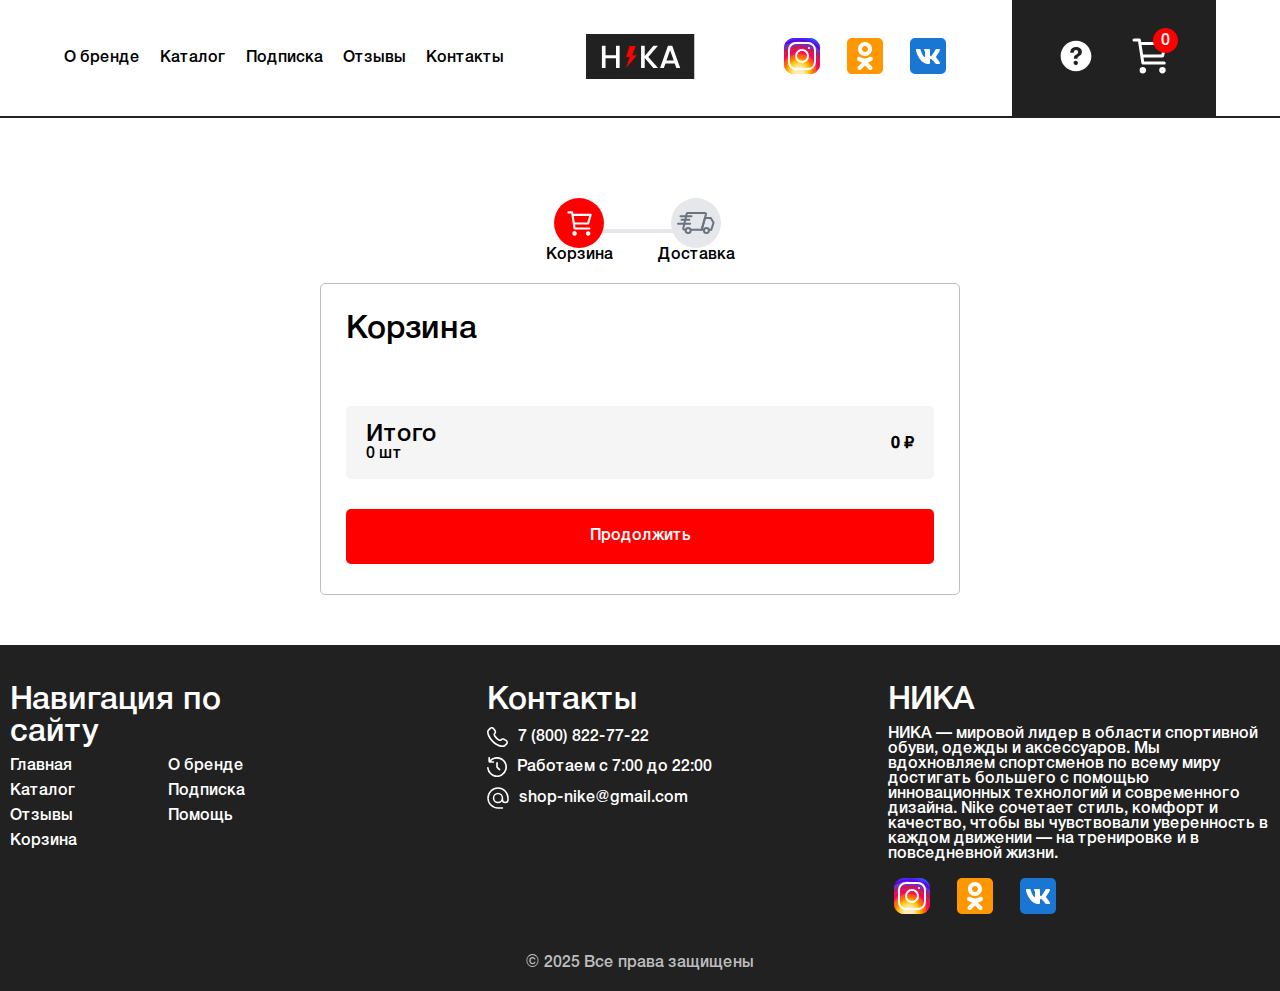
<file: cart.html>
<!DOCTYPE html>
<html lang="ru">

<head>
  <meta charset="UTF-8">
  <meta name="viewport" content="width=device-width, initial-scale=1.0">
  <title>Корзина</title>
  <link rel="stylesheet" href="../css/style.min.css">
</head>

<body>
  <div class="modal-burger-menu ">
    <img src="../images/icon-close-modal.svg" alt="close-modal" id="close-modal-burger">

    <div class="burger-box">
      <ul class="burger-link-menu">
        <li class="animated-link burger-menu-link"><a href="index.html#aboutUs">О бренде</a></li>
        <li class="animated-link burger-menu-link"><a href="index.html#catalog">Каталог</a></li>
        <li class="animated-link burger-menu-link"><a href="index.html#subscribe">Подписка</a></li>
        <li class="animated-link burger-menu-link"><a href="index.html#reviews">Отзывы</a></li>
        <li class="animated-link burger-menu-link"><a href="index.html#contacts">Контакты</a></li>
      </ul>
      <ul class="burger-social-media">
        <li><a href="https://www.instagram.com"><img src="../images/icon-instagram.svg" alt="instagram"></a>
        </li>
        <li><a href="https://ok.ru/"><img src="../images/icon-ok.svg" alt="ok"></a></li>
        <li><a href="https://vk.com/"><img src="../images/icon-vk.svg" alt="vk"></a></li>
      </ul>
    </div>
  </div>

  <header>
    <div class="nav-container">
      <nav>
        <ul class="nav-menu">
          <li class="animated-link"><a href="index.html#aboutUs">О бренде</a></li>
          <li class="animated-link"><a href="index.html#catalog">Каталог</a></li>
          <li class="animated-link"><a href="index.html#subscribe">Подписка</a></li>
          <li class="animated-link"><a href="index.html#reviews">Отзывы</a></li>
          <li class="animated-link"><a href="index.html#contacts">Контакты</a></li>
        </ul>
        <a href="index.html" class="logo"><img src="../images/logo.svg" alt="logo"></a>
        <div class="burger-menu"><img src="../images/icon-burger-menu.svg" alt="menu"></div>
        <div class="header__nav-box">
          <ul class="social-media">
            <li><a href="https://www.instagram.com"><img src="../images/icon-instagram.svg" alt="instagram"></a></li>
            <li><a href="https://ok.ru/"><img src="../images/icon-ok.svg" alt="ok"></a></li>
            <li><a href="https://vk.com/"><img src="../images/icon-vk.svg" alt="vk"></a></li>
          </ul>
          <div class="header-functions">
            <div class="function-question">
              <a href="index.html#questions"><img src="../images/icon-question.svg" alt="question"></a>
            </div>
            <div class="function-cart">
              <img src="../images/icon-cart.svg" alt="cart">
              <div id="cart-count-products" class="count-products"><span>0</span></div>
            </div>
          </div>
        </div>
      </nav>
    </div>
  </header>


  <div class="cart-steps">
    <div class="cart-step">
      <div class="cart-step-text">
        <div class="cart-step-ellipse"><img width="25" height="25" src="../images/icon-cart.svg" alt="cart"></div>
        <p>Корзина</p>
      </div>
    </div>
    <div class="cart-step-line"></div>

    <div class="cart-step">
      <div class="cart-step-text">
        <div class="cart-step-ellipse step-off cart-step-delivery"><svg width="38" height="22" fill="none" xmlns="http://www.w3.org/2000/svg"><path d="M13.467 17.726h10.456a1.134 1.134 0 001.134-1.134l3.948-14.458A1.133 1.133 0 0027.858 1H10.72a1.14 1.14 0 00-1.141 1.134L6.204 16.592a1.134 1.134 0 001.134 1.134H8.81" stroke="#6B7280" stroke-width="2"/><path d="M26.953 17.726h-2.342l3.375-11.67h5.549a.574.574 0 01.438.202l2.417 4.253a.546.546 0 01.135.357l-2.248 6.858h-2.43M11.192 21c1.383 0 2.504-1.137 2.504-2.538 0-1.402-1.121-2.538-2.504-2.538s-2.505 1.136-2.505 2.538C8.688 19.863 9.81 21 11.192 21z" stroke="#6B7280" stroke-width="2"/><path d="M29.444 21c1.383 0 2.504-1.137 2.504-2.538 0-1.402-1.121-2.538-2.504-2.538s-2.505 1.136-2.505 2.538c0 1.401 1.122 2.538 2.505 2.538z" stroke="#6B7280" stroke-width="2"/><path d="M14.527 4.32H3.471m8.876 3.538h-7.81m8.599 3.982H1" stroke="#6B7280" stroke-width="2" stroke-linecap="round"/></svg></div>
        <p>Доставка</p>
      </div>
    </div>
  </div>



  <section class="cart-box cart-all-products">
    <h3>Корзина</h3>
    <div class="cart-element-list">
    </div>

    <div class="cart-result">
      <div class="cart-result-count">
        <h5>Итого</h5>
        <p><span id="cart-count-items"></span> шт</p>
      </div>
      <div class="cart-result-price">
        <h4><span id="cart-result-price-h4"></span> ₽</h4>
      </div>
    </div>

    <a href="#" class="btn1" onclick="pageBuy()">Продолжить </a>
  </section>

  <section class="cart-box cart-delivery">
    <h3>Доставка</h3>
    <form id="order-form">
      <label for="fio">ФИО</label>
      <input type="text" placeholder="Иванов Иван Иванович" required id="fio">
      <label for="tel">Телефон</label>
      <input type="tel" placeholder="+ (900) 211-23-23" required id="tel">
      <label for="adress">Адрес доставки</label>
      <input type="text" id="adress" required placeholder="г. Архангельск, ул. Галушина, д.2">
      <div class="cart-btns">
        <button class="btn2" type="button" onclick="prevPage()">Назад</button>
        <button class="btn1" type="submit">Оплатить</button>
      </div>
    </form>
  </section>







  <footer id="contacts" class="footer-cart-page">
    <div class="footer-container">
      <div class="footer-nav">
        <h3>Навигация по сайту</h3>
        <ul class="footer-nav-menu">
          <li><a href="#top">Главная</a></li>
          <li><a href="#aboutUs">О бренде</a></li>
          <li><a href="#catalog">Каталог</a></li>
          <li><a href="#subscribe">Подписка</a></li>
          <li><a href="#reviews">Отзывы</a></li>
          <li><a href="#questions">Помощь</a></li>
          <li><a href="../cart.html">Корзина</a></li>
        </ul>
      </div>
      <div class="footer-contacts-menu">
        <h3>Контакты</h3>
        <div class="footer-contact">
          <img src="../images/icon-tel.svg" alt="tel">
          <a href="tel:78008227722">7 (800) 822-77-22</a>
        </div>
        <div class="footer-contact">
          <img src="../images/icon-time.svg" alt="time">
          <p>Работаем с 7:00 до 22:00</p>
        </div>
        <div class="footer-contact">
          <img src="../images/icon-email.svg" alt="email">
          <a href="mailto:shop-nike@gmail.com">shop-nike@gmail.com</a>
        </div>
      </div>
      <div class="footer-about">
        <h3>НИКА</h3>
        <p>НИКА — мировой лидер в области спортивной обуви, одежды и аксессуаров. Мы вдохновляем спортсменов по
          всему миру достигать большего с помощью инновационных технологий и современного дизайна. Nike
          сочетает стиль, комфорт и качество, чтобы вы чувствовали уверенность в каждом движении — на
          тренировке и в повседневной жизни.</p>
        <ul class="footer-social-media">
          <li><a href="https://www.instagram.com"><img src="../images/icon-instagram.svg" alt="instagram"></a>
          </li>
          <li><a href="https://ok.ru/"><img src="../images/icon-ok.svg" alt="ok"></a></li>
          <li><a href="https://vk.com/"><img src="../images/icon-vk.svg" alt="vk"></a></li>
        </ul>
      </div>
    </div>
    <p class="footer-copyright">© 2025 Все права защищены</p>
  </footer>

  <script src="../js/cart.js"></script>
</body>

</html>
</file>
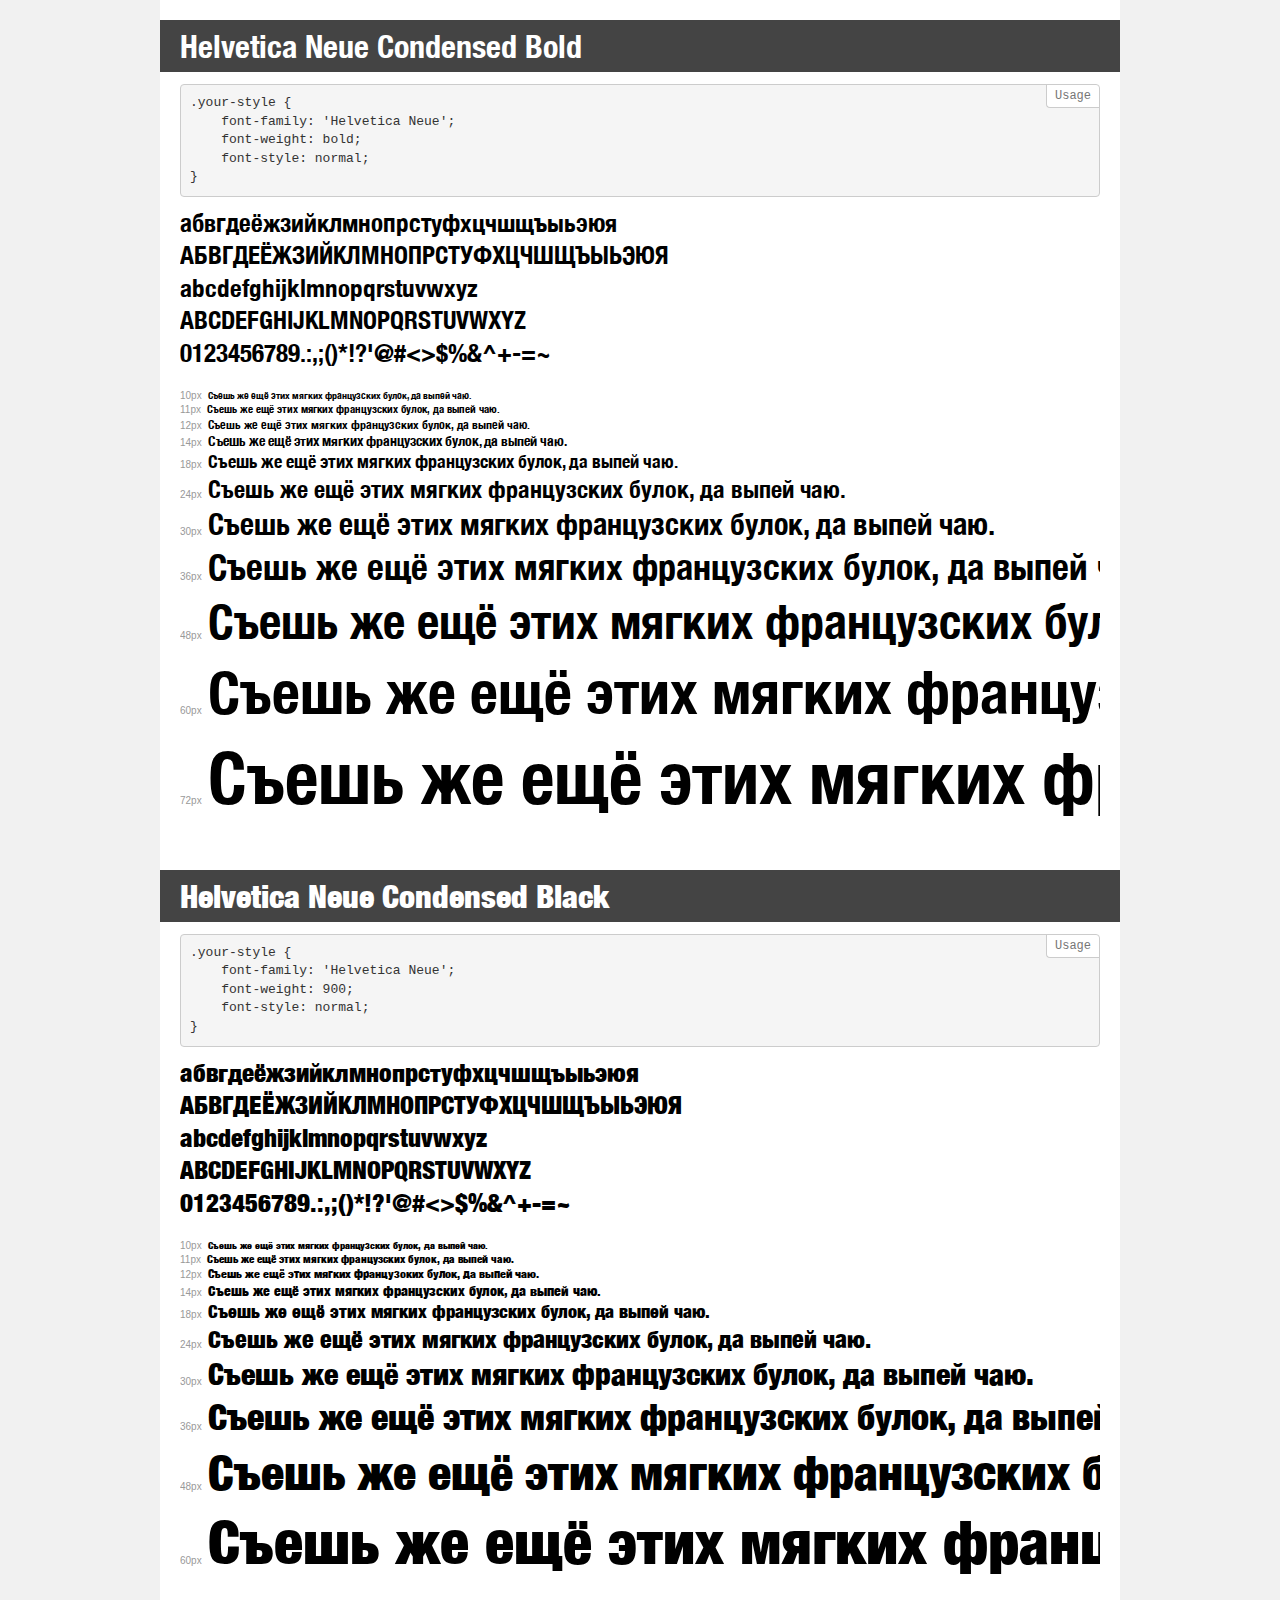
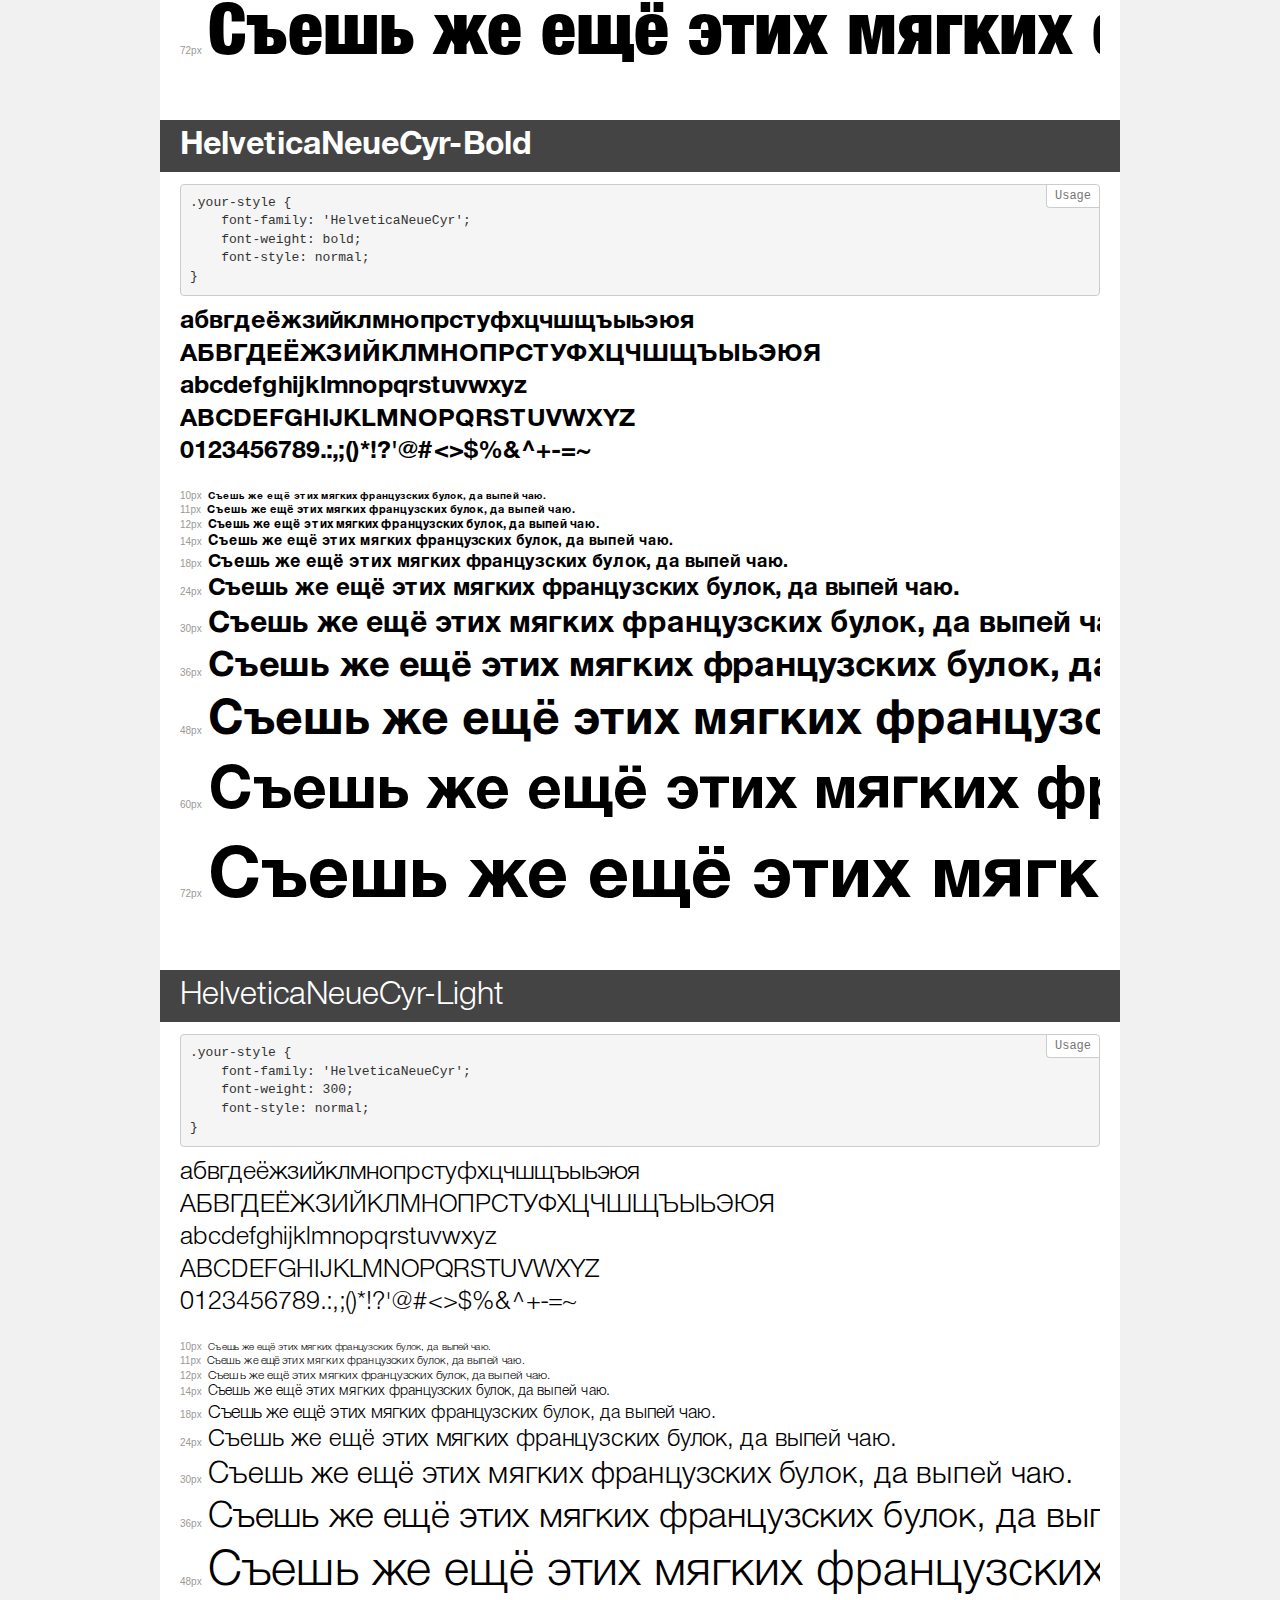
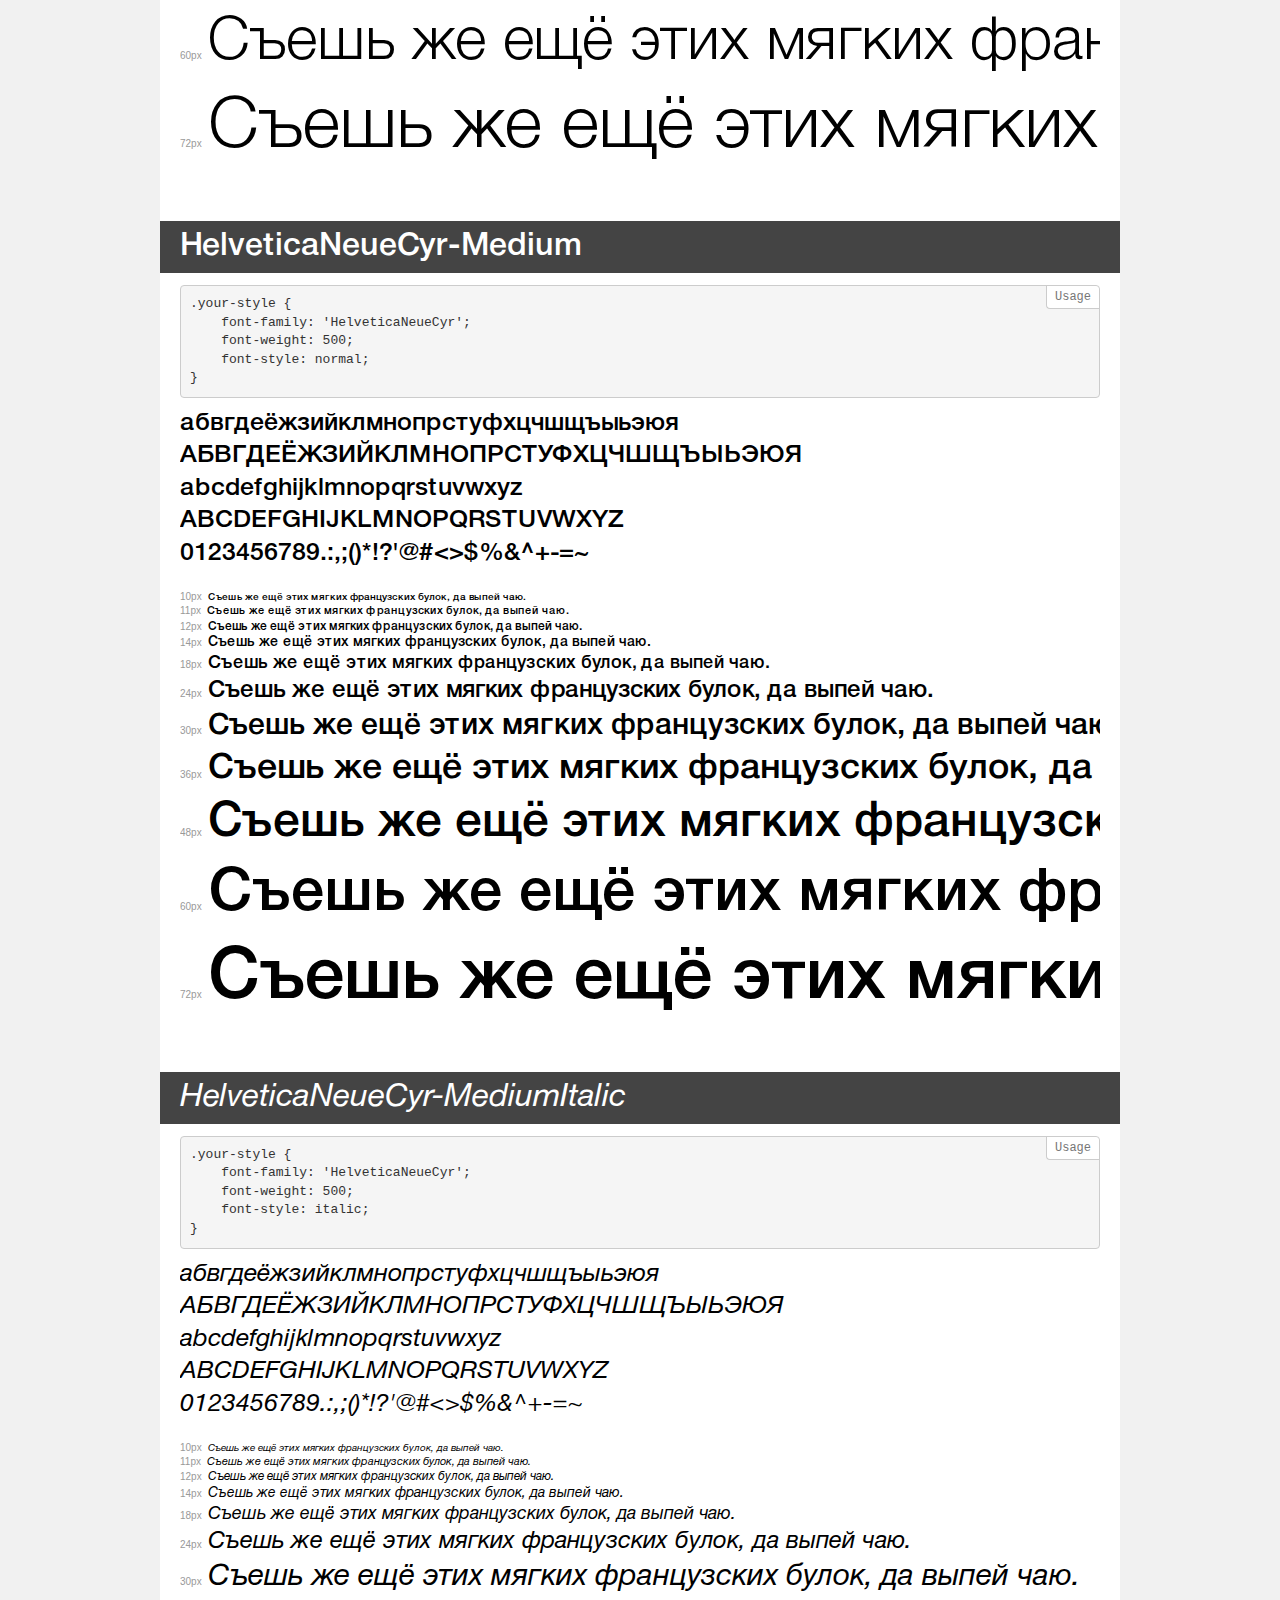
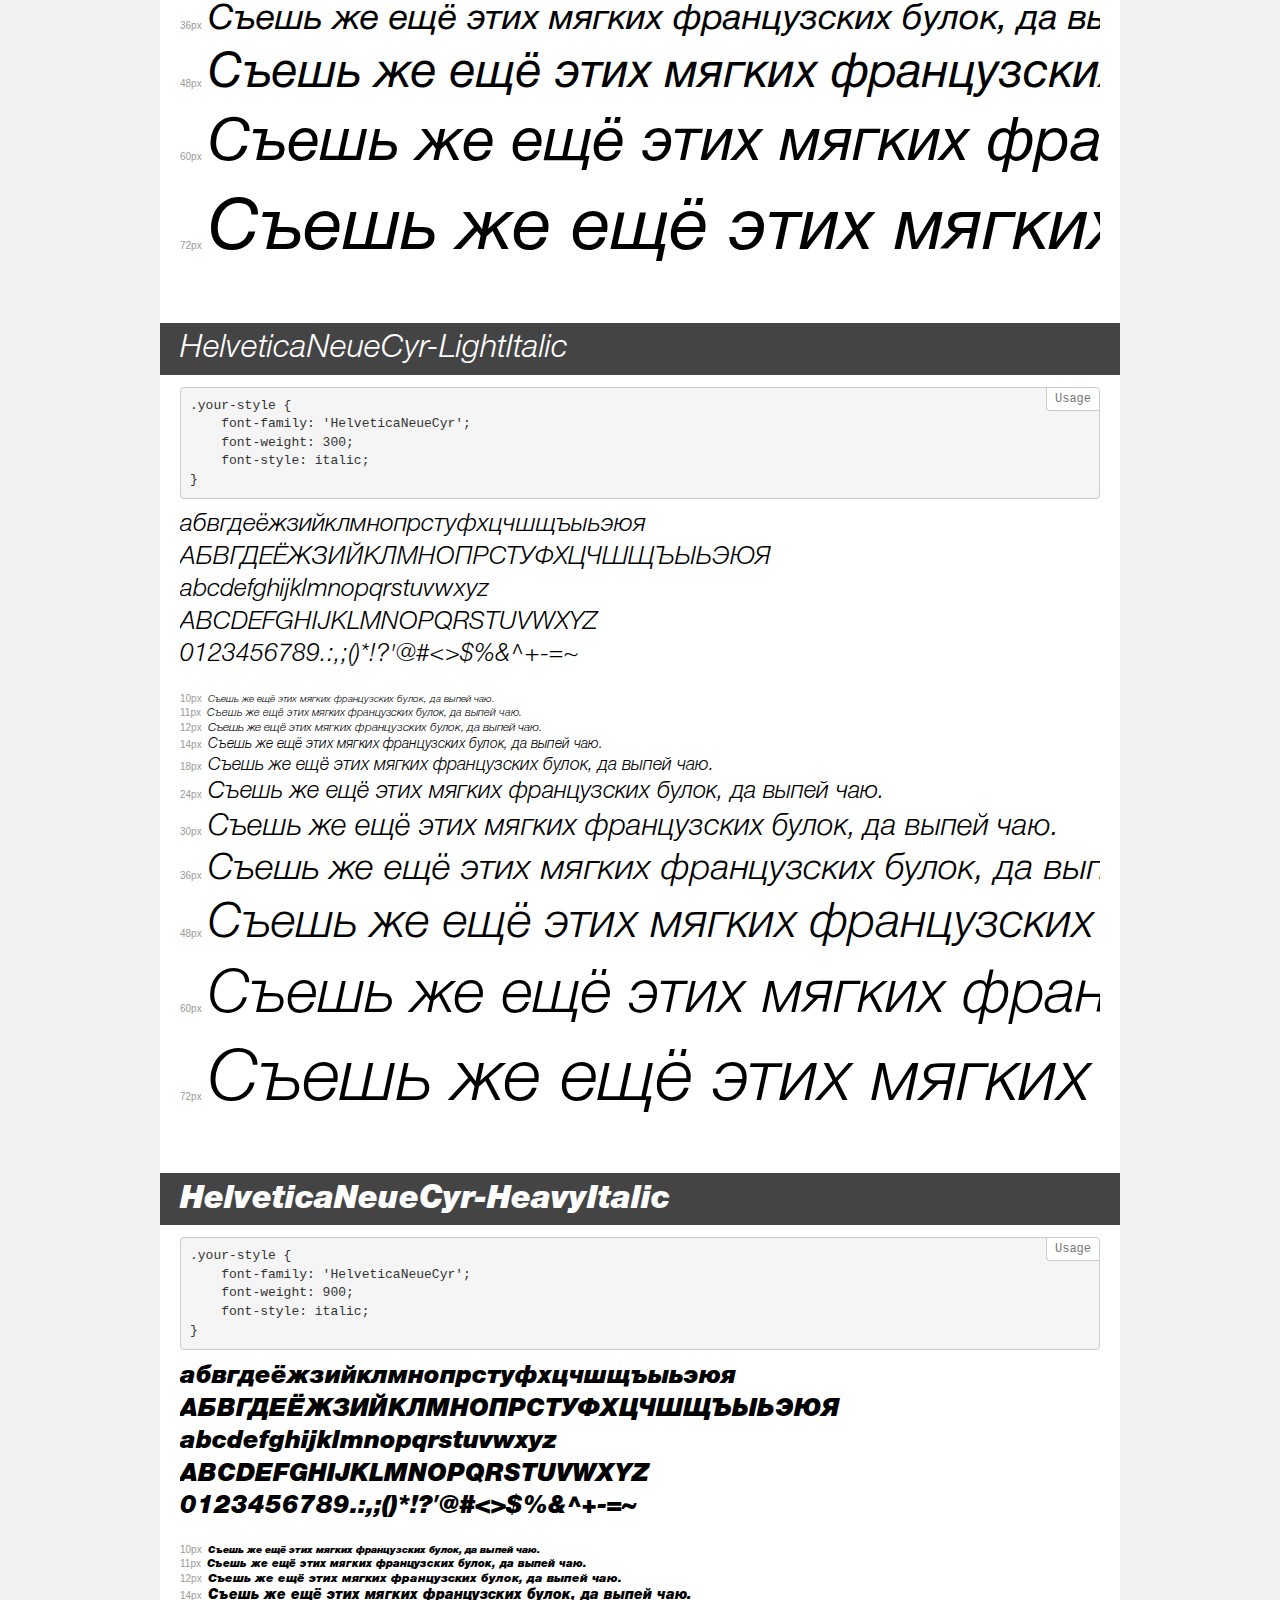
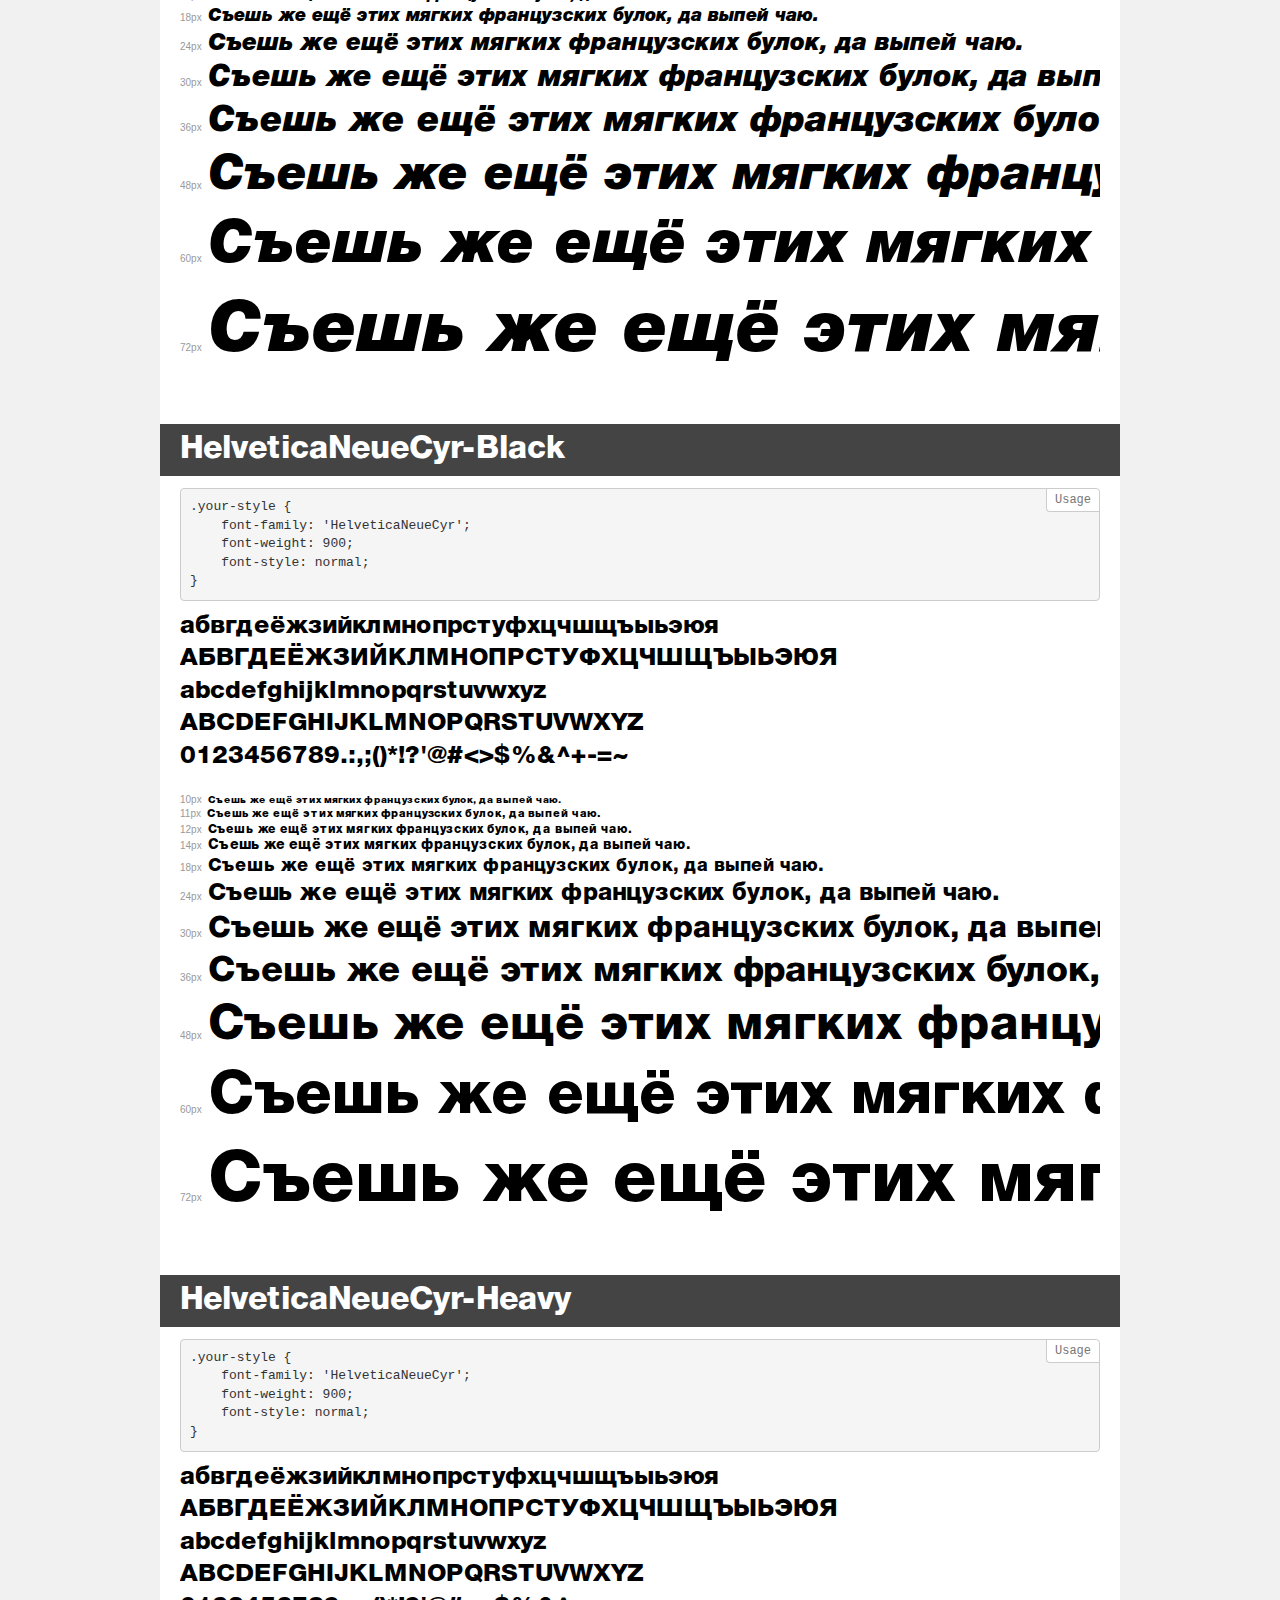
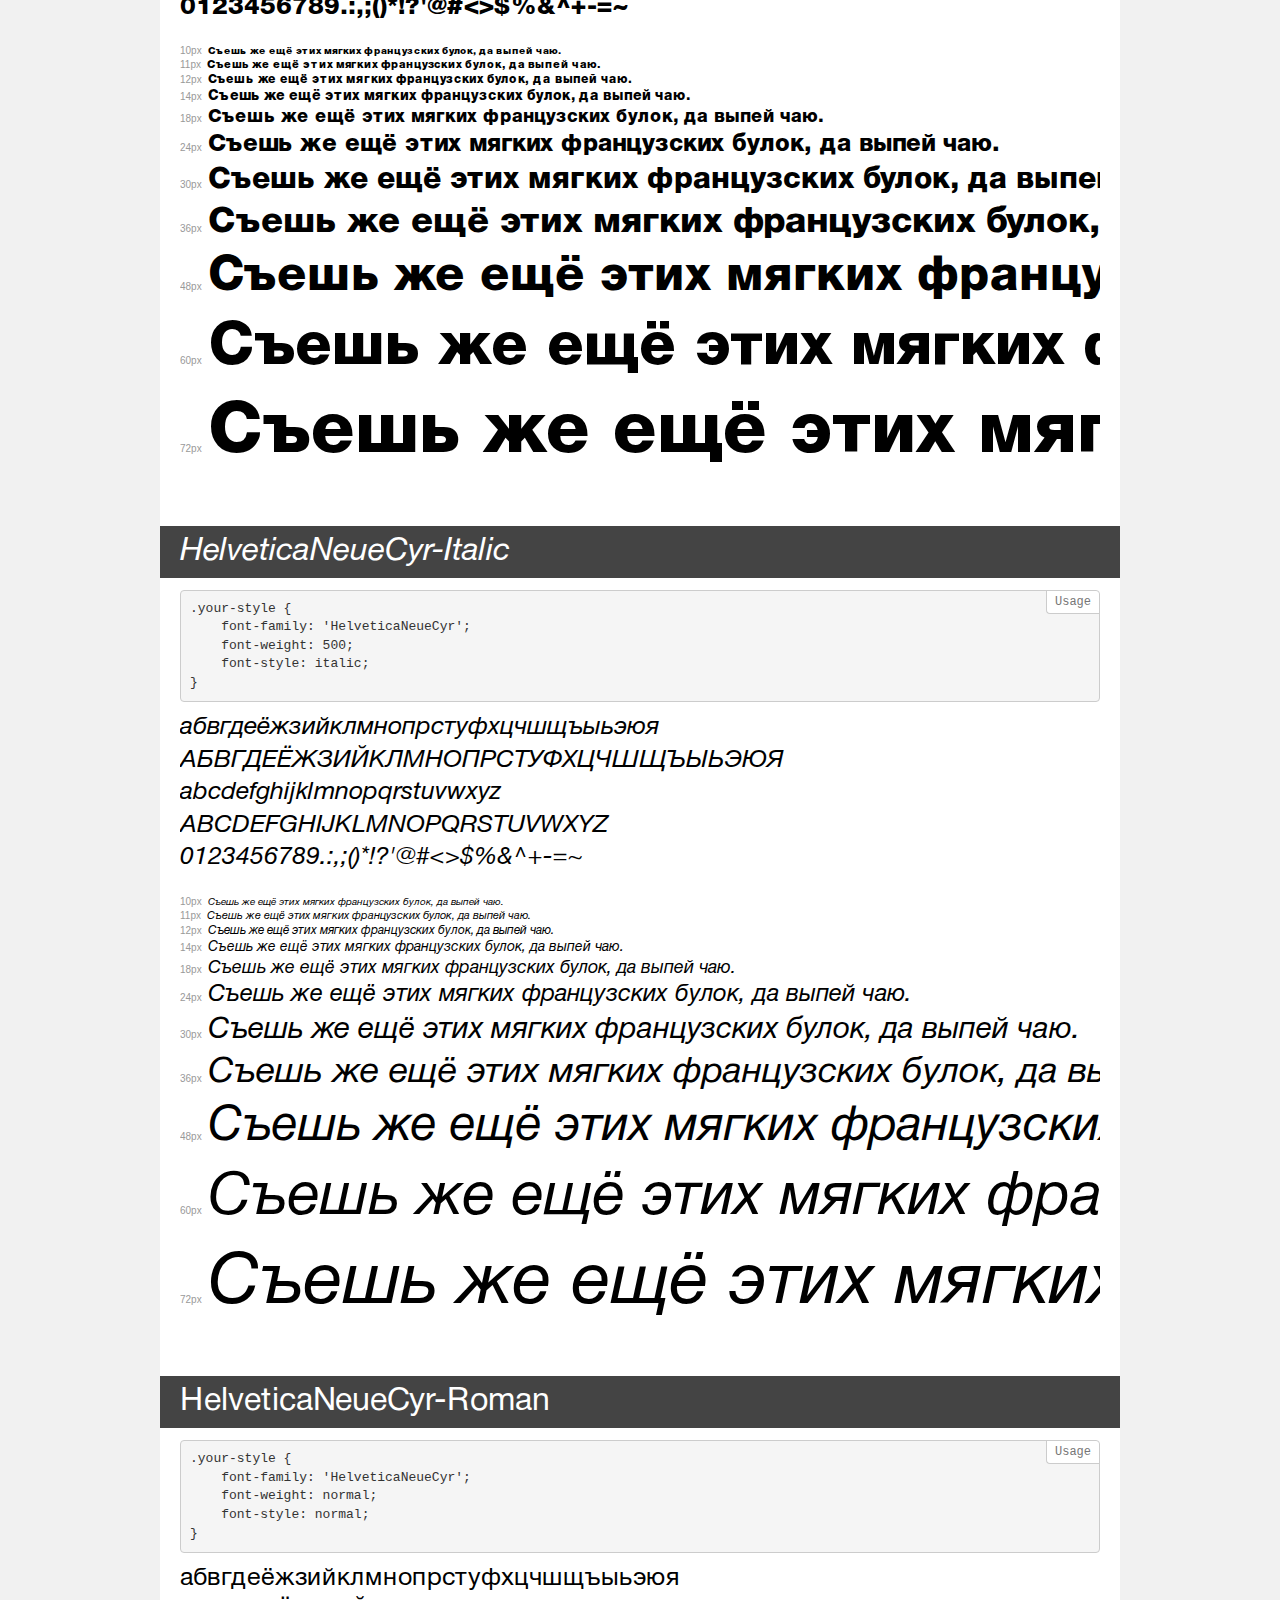
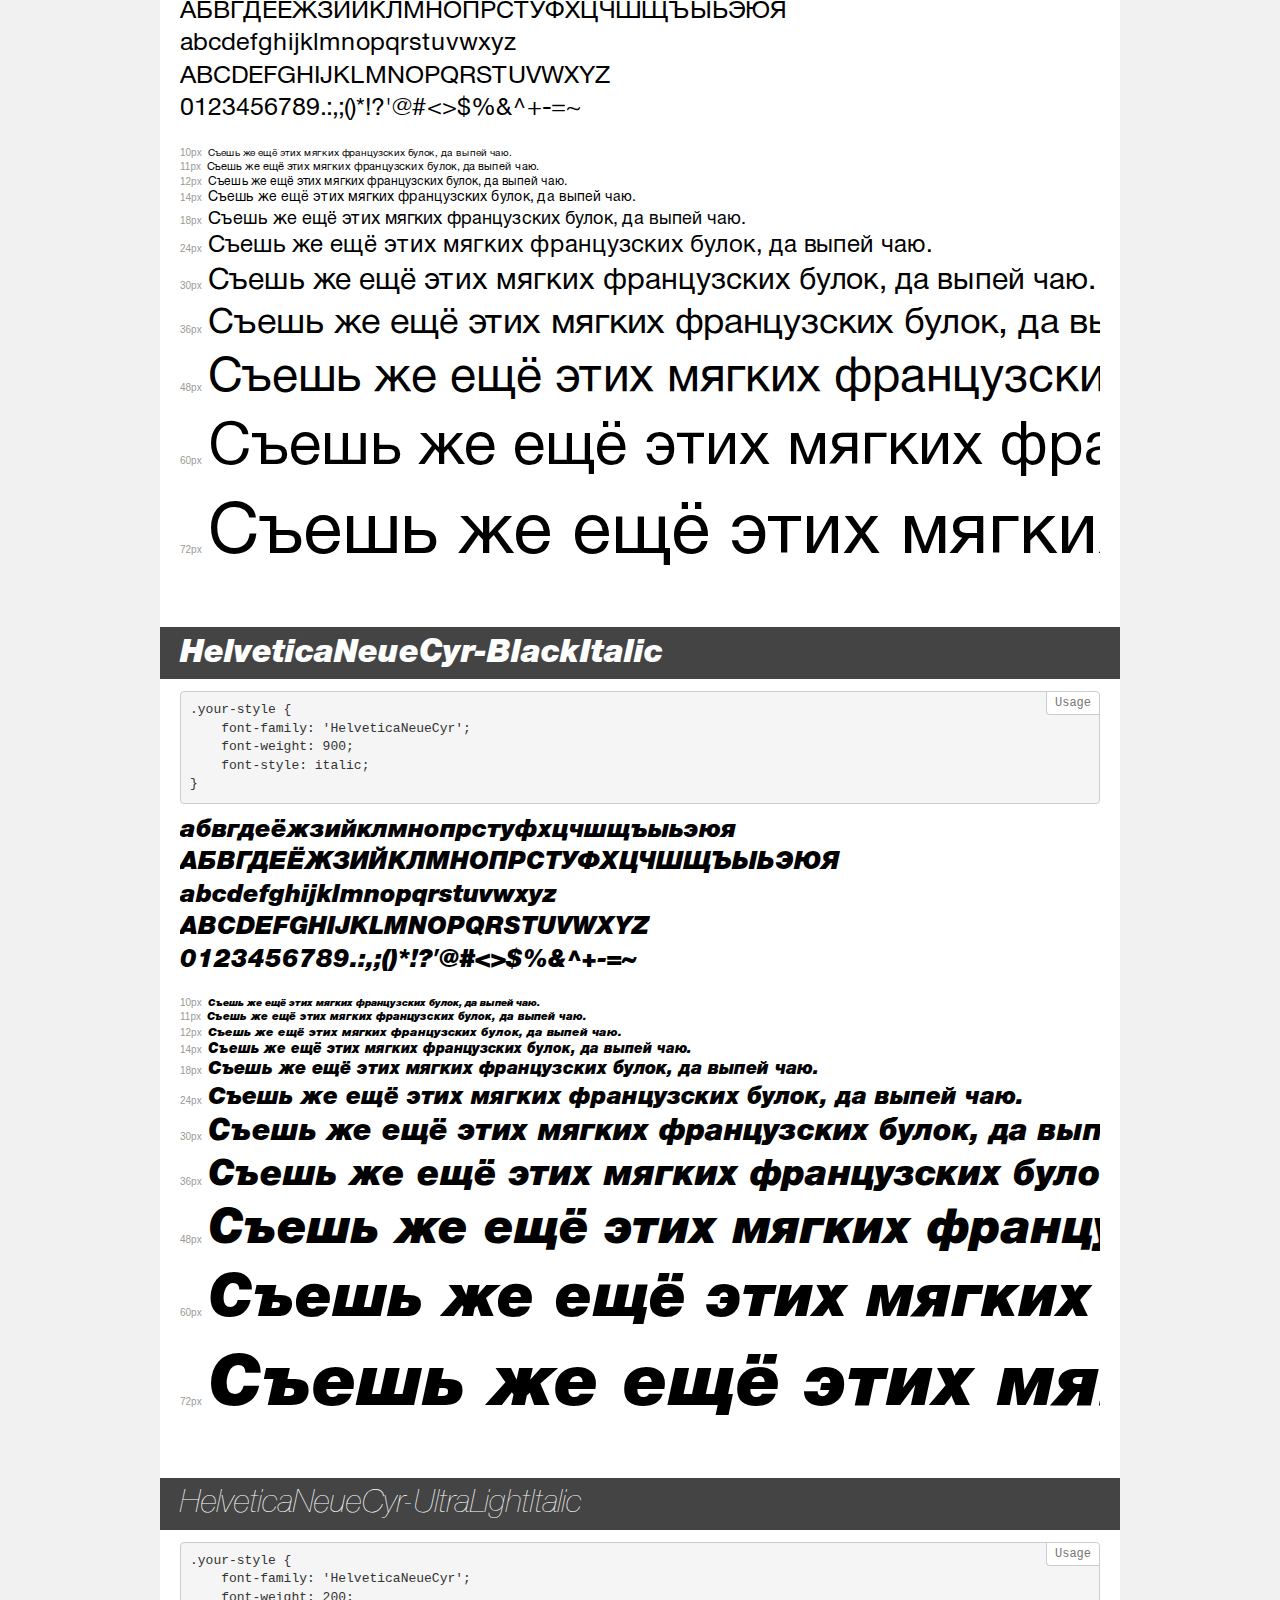
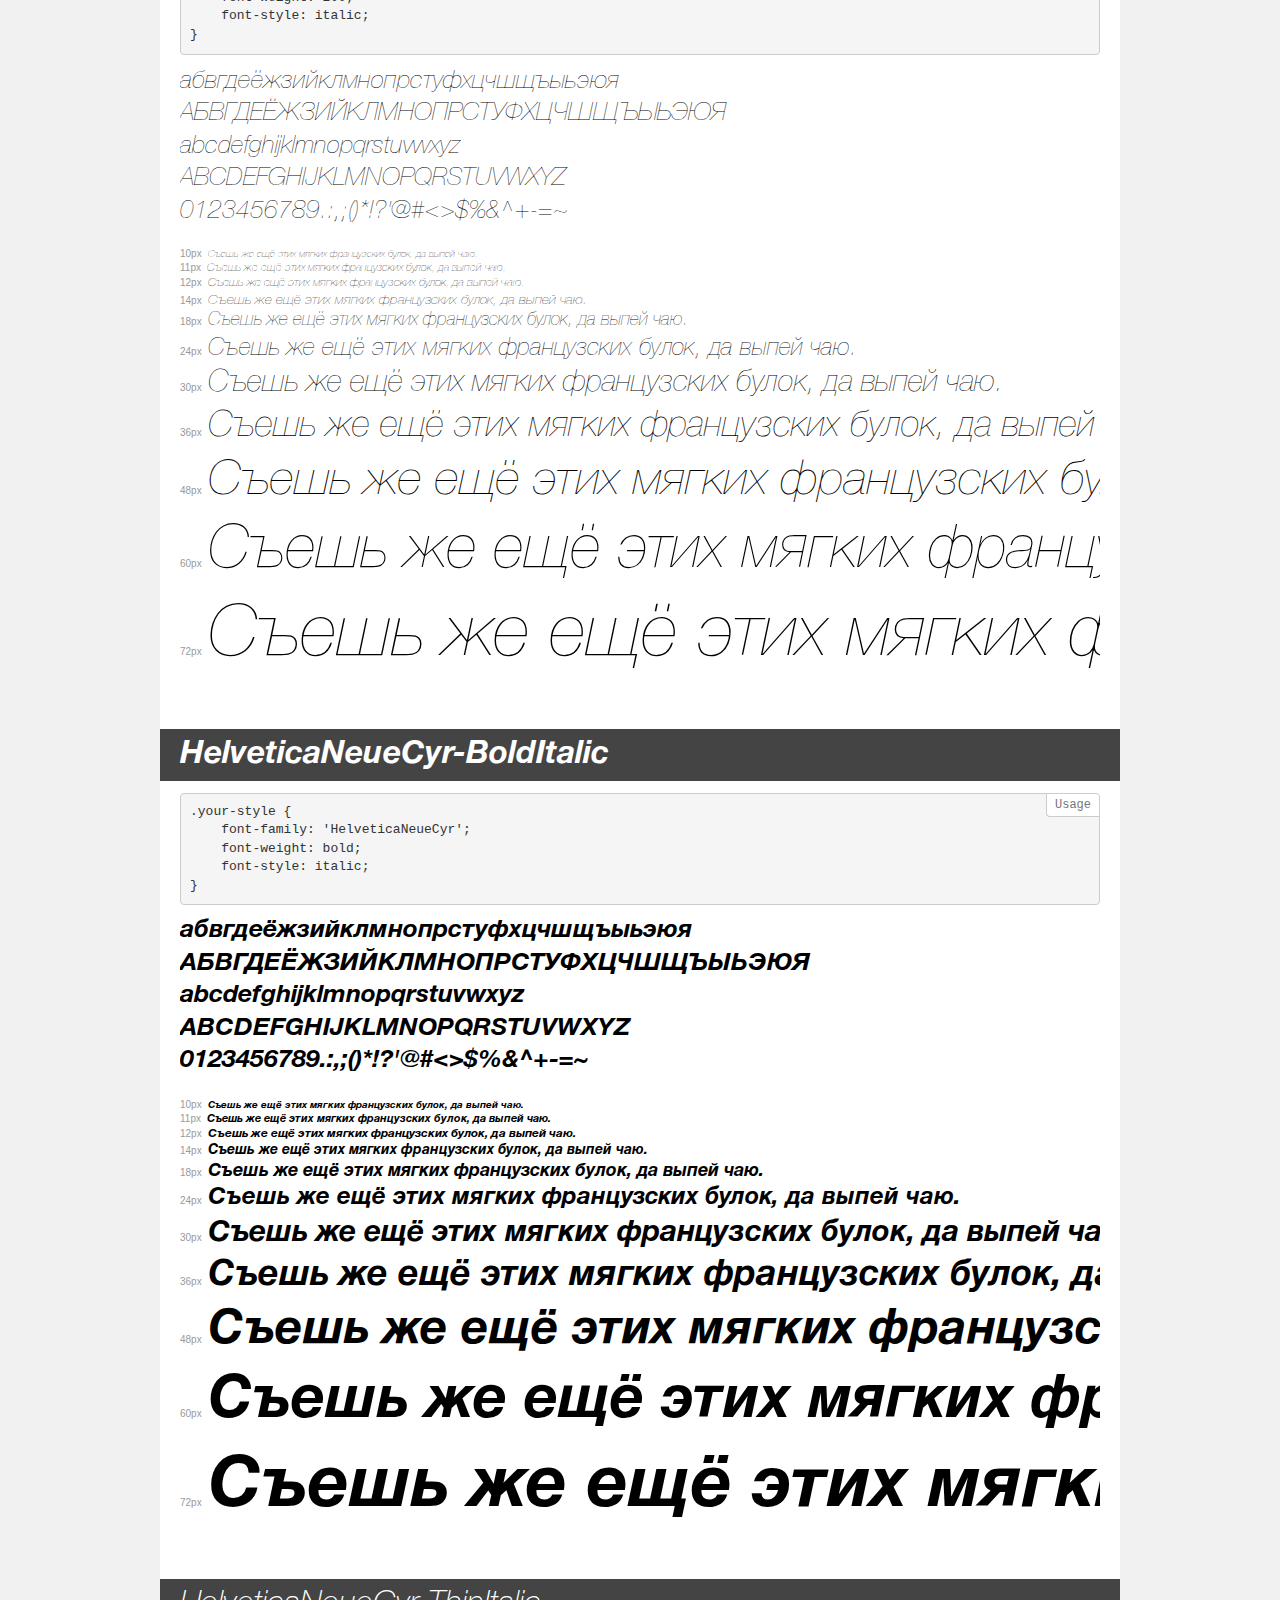
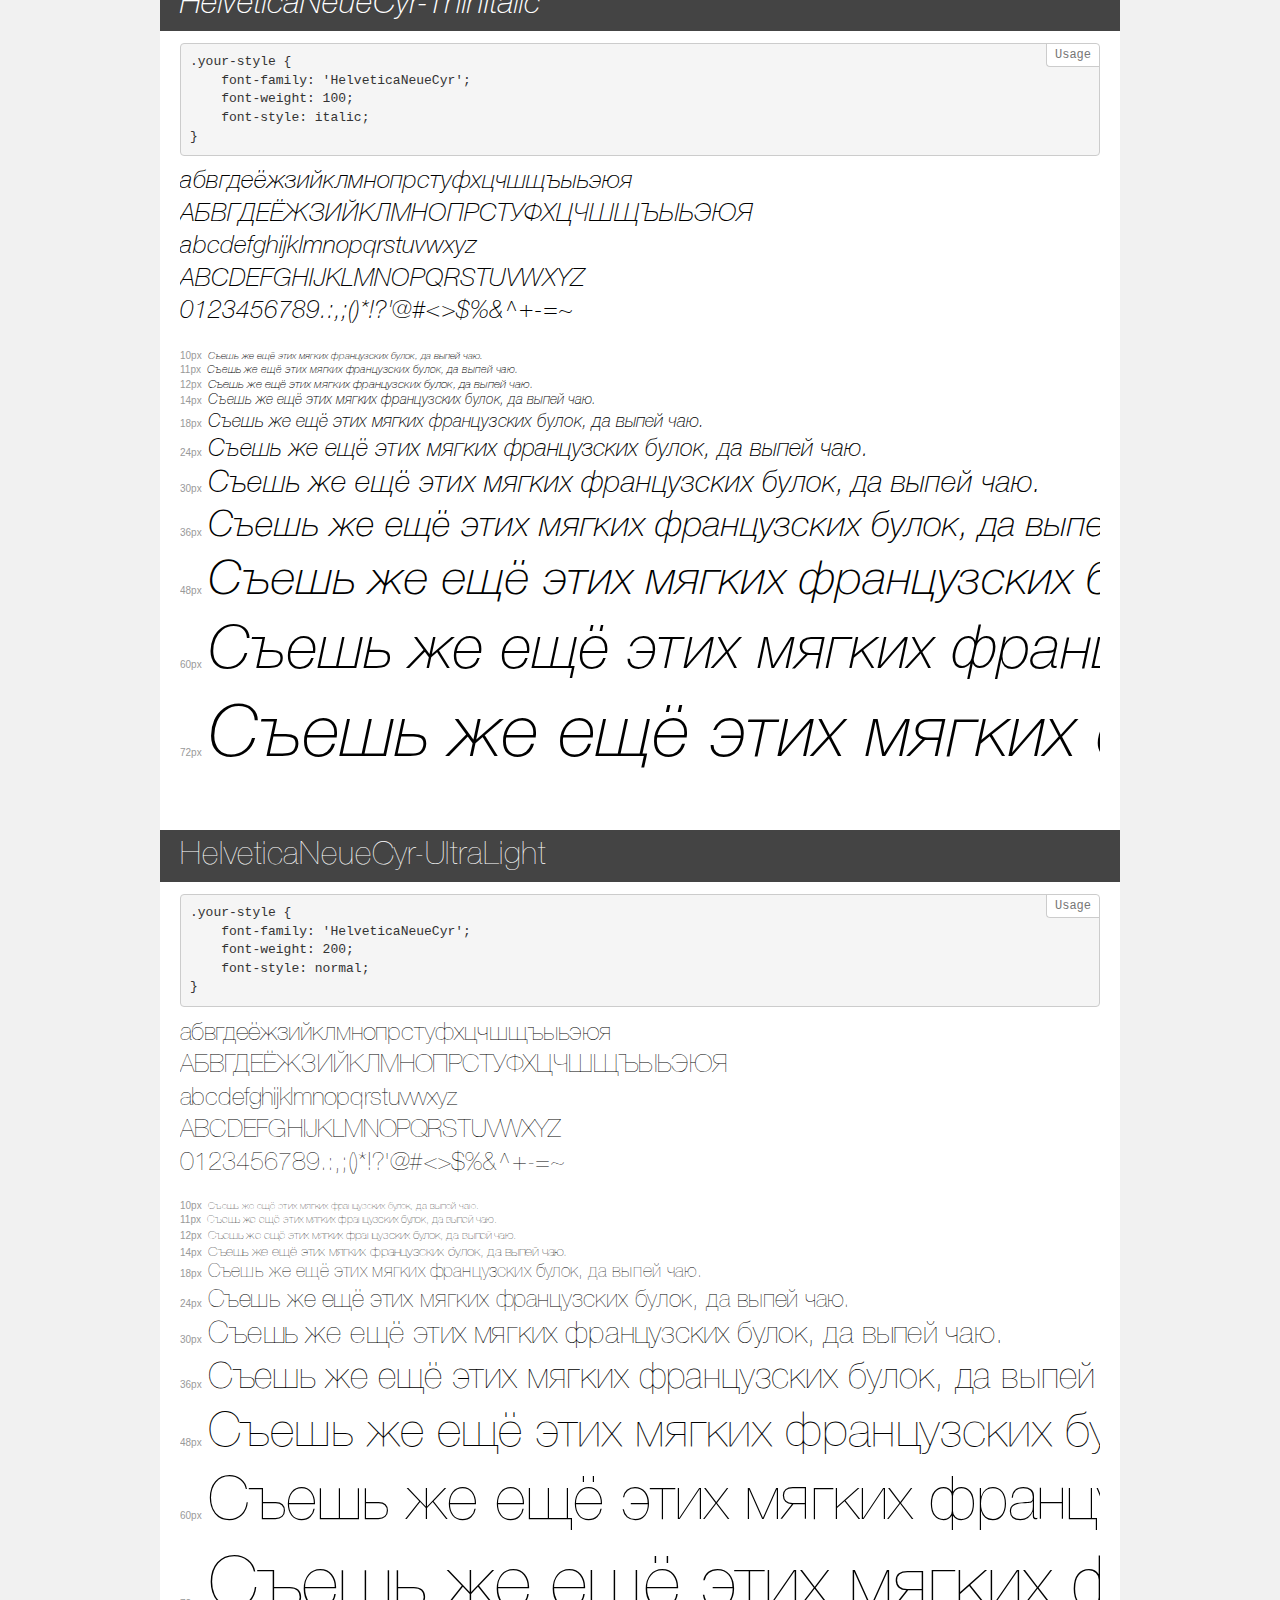
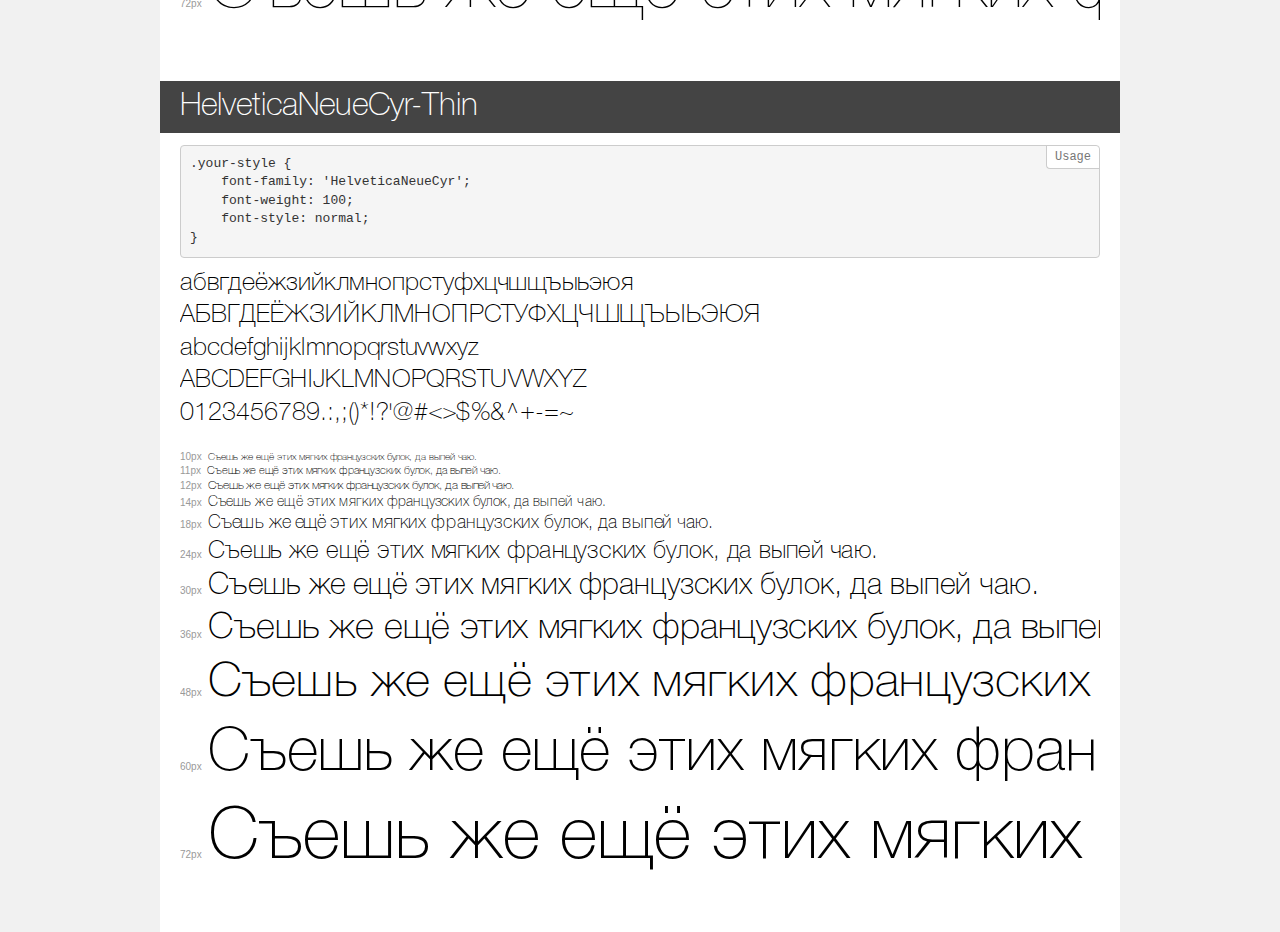
<file: fonts/helveticaneue/demo.html>
<!DOCTYPE html>
<html>
<head>
    <meta charset="utf-8">
    <meta http-equiv="X-UA-Compatible" content="IE=edge">
    <meta name="viewport" content="width=device-width, initial-scale=1">
    <meta name="robots" content="noindex, noarchive">
    <meta name="format-detection" content="telephone=no">
    <title>Transfonter demo</title>
    <link href="stylesheet.css" rel="stylesheet">
    <style>
        /*
        http://meyerweb.com/eric/tools/css/reset/
        v2.0 | 20110126
        License: none (public domain)
        */
        html, body, div, span, applet, object, iframe,
        h1, h2, h3, h4, h5, h6, p, blockquote, pre,
        a, abbr, acronym, address, big, cite, code,
        del, dfn, em, img, ins, kbd, q, s, samp,
        small, strike, strong, sub, sup, tt, var,
        b, u, i, center,
        dl, dt, dd, ol, ul, li,
        fieldset, form, label, legend,
        table, caption, tbody, tfoot, thead, tr, th, td,
        article, aside, canvas, details, embed,
        figure, figcaption, footer, header, hgroup,
        menu, nav, output, ruby, section, summary,
        time, mark, audio, video {
            margin: 0;
            padding: 0;
            border: 0;
            font-size: 100%;
            font: inherit;
            vertical-align: baseline;
        }
        /* HTML5 display-role reset for older browsers */
        article, aside, details, figcaption, figure,
        footer, header, hgroup, menu, nav, section {
            display: block;
        }
        body {
            line-height: 1;
        }
        ol, ul {
            list-style: none;
        }
        blockquote, q {
            quotes: none;
        }
        blockquote:before, blockquote:after,
        q:before, q:after {
            content: '';
            content: none;
        }
        table {
            border-collapse: collapse;
            border-spacing: 0;
        }
        /* common styles */
        body {
            background: #f1f1f1;
            color: #000;
        }
        .page {
            background: #fff;
            width: 920px;
            margin: 0 auto;
            padding: 20px 20px 0 20px;
            overflow: hidden;
        }
        .font-container {
            overflow-x: auto;
            overflow-y: hidden;
            margin-bottom: 40px;
            line-height: 1.3;
            white-space: nowrap;
            padding-bottom: 5px;
        }
        h1 {
            position: relative;
            background: #444;
            font-size: 32px;
            color: #fff;
            padding: 10px 20px;
            margin: 0 -20px 12px -20px;
        }
        .letters {
            font-size: 25px;
            margin-bottom: 20px;
        }
        .s10:before {
            content: '10px';
        }
        .s11:before {
            content: '11px';
        }
        .s12:before {
            content: '12px';
        }
        .s14:before {
            content: '14px';
        }
        .s18:before {
            content: '18px';
        }
        .s24:before {
            content: '24px';
        }
        .s30:before {
            content: '30px';
        }
        .s36:before {
            content: '36px';
        }
        .s48:before {
            content: '48px';
        }
        .s60:before {
            content: '60px';
        }
        .s72:before {
            content: '72px';
        }
        .s10:before, .s11:before, .s12:before, .s14:before,
        .s18:before, .s24:before, .s30:before, .s36:before,
        .s48:before, .s60:before, .s72:before {
            font-family: Arial, sans-serif;
            font-size: 10px;
            font-weight: normal;
            font-style: normal;
            color: #999;
            padding-right: 6px;
        }
        pre {
            display: block;
            position: relative;
            padding: 9px;
            margin: 0 0 10px;
            font-family: Monaco, Menlo, Consolas, "Courier New", monospace !important;
            font-size: 13px;
            line-height: 1.428571429;
            color: #333;
            font-weight: normal !important;
            font-style: normal !important;
            background-color: #f5f5f5;
            border: 1px solid #ccc;
            overflow-x: auto;
            border-radius: 4px;
        }
        pre:after {
            display: block;
            position: absolute;
            right: 0;
            top: 0;
            content: 'Usage';
            line-height: 1;
            padding: 5px 8px;
            font-size: 12px;
            color: #767676;
            background-color: #fff;
            border: 1px solid #ccc;
            border-right: none;
            border-top: none;
            border-radius: 0 4px 0 4px;
            z-index: 10;
        }
        /* responsive */
        @media (max-width: 959px) {
            .page {
                width: auto;
                margin: 0;
            }
        }
    </style>
</head>
<body>
<div class="page">
    <div class="demo" style="font-family: 'Helvetica Neue'; font-weight: bold; font-style: normal;">
        <h1>Helvetica Neue Condensed Bold</h1>
        <pre>.your-style {
    font-family: 'Helvetica Neue';
    font-weight: bold;
    font-style: normal;
}</pre>
        <div class="font-container">
            <p class="letters">
                абвгдеёжзийклмнопрстуфхцчшщъыьэюя<br>
АБВГДЕЁЖЗИЙКЛМНОПРСТУФХЦЧШЩЪЫЬЭЮЯ<br>
abcdefghijklmnopqrstuvwxyz<br>
ABCDEFGHIJKLMNOPQRSTUVWXYZ<br>
                0123456789.:,;()*!?'@#<>$%&^+-=~
            </p>
            <p class="s10" style="font-size: 10px;">Съешь же ещё этих мягких французских булок, да выпей чаю.</p>
            <p class="s11" style="font-size: 11px;">Съешь же ещё этих мягких французских булок, да выпей чаю.</p>
            <p class="s12" style="font-size: 12px;">Съешь же ещё этих мягких французских булок, да выпей чаю.</p>
            <p class="s14" style="font-size: 14px;">Съешь же ещё этих мягких французских булок, да выпей чаю.</p>
            <p class="s18" style="font-size: 18px;">Съешь же ещё этих мягких французских булок, да выпей чаю.</p>
            <p class="s24" style="font-size: 24px;">Съешь же ещё этих мягких французских булок, да выпей чаю.</p>
            <p class="s30" style="font-size: 30px;">Съешь же ещё этих мягких французских булок, да выпей чаю.</p>
            <p class="s36" style="font-size: 36px;">Съешь же ещё этих мягких французских булок, да выпей чаю.</p>
            <p class="s48" style="font-size: 48px;">Съешь же ещё этих мягких французских булок, да выпей чаю.</p>
            <p class="s60" style="font-size: 60px;">Съешь же ещё этих мягких французских булок, да выпей чаю.</p>
            <p class="s72" style="font-size: 72px;">Съешь же ещё этих мягких французских булок, да выпей чаю.</p>
        </div>
    </div>
    <div class="demo" style="font-family: 'Helvetica Neue'; font-weight: 900; font-style: normal;">
        <h1>Helvetica Neue Condensed Black</h1>
        <pre>.your-style {
    font-family: 'Helvetica Neue';
    font-weight: 900;
    font-style: normal;
}</pre>
        <div class="font-container">
            <p class="letters">
                абвгдеёжзийклмнопрстуфхцчшщъыьэюя<br>
АБВГДЕЁЖЗИЙКЛМНОПРСТУФХЦЧШЩЪЫЬЭЮЯ<br>
abcdefghijklmnopqrstuvwxyz<br>
ABCDEFGHIJKLMNOPQRSTUVWXYZ<br>
                0123456789.:,;()*!?'@#<>$%&^+-=~
            </p>
            <p class="s10" style="font-size: 10px;">Съешь же ещё этих мягких французских булок, да выпей чаю.</p>
            <p class="s11" style="font-size: 11px;">Съешь же ещё этих мягких французских булок, да выпей чаю.</p>
            <p class="s12" style="font-size: 12px;">Съешь же ещё этих мягких французских булок, да выпей чаю.</p>
            <p class="s14" style="font-size: 14px;">Съешь же ещё этих мягких французских булок, да выпей чаю.</p>
            <p class="s18" style="font-size: 18px;">Съешь же ещё этих мягких французских булок, да выпей чаю.</p>
            <p class="s24" style="font-size: 24px;">Съешь же ещё этих мягких французских булок, да выпей чаю.</p>
            <p class="s30" style="font-size: 30px;">Съешь же ещё этих мягких французских булок, да выпей чаю.</p>
            <p class="s36" style="font-size: 36px;">Съешь же ещё этих мягких французских булок, да выпей чаю.</p>
            <p class="s48" style="font-size: 48px;">Съешь же ещё этих мягких французских булок, да выпей чаю.</p>
            <p class="s60" style="font-size: 60px;">Съешь же ещё этих мягких французских булок, да выпей чаю.</p>
            <p class="s72" style="font-size: 72px;">Съешь же ещё этих мягких французских булок, да выпей чаю.</p>
        </div>
    </div>
    <div class="demo" style="font-family: 'HelveticaNeueCyr'; font-weight: bold; font-style: normal;">
        <h1>HelveticaNeueCyr-Bold</h1>
        <pre>.your-style {
    font-family: 'HelveticaNeueCyr';
    font-weight: bold;
    font-style: normal;
}</pre>
        <div class="font-container">
            <p class="letters">
                абвгдеёжзийклмнопрстуфхцчшщъыьэюя<br>
АБВГДЕЁЖЗИЙКЛМНОПРСТУФХЦЧШЩЪЫЬЭЮЯ<br>
abcdefghijklmnopqrstuvwxyz<br>
ABCDEFGHIJKLMNOPQRSTUVWXYZ<br>
                0123456789.:,;()*!?'@#<>$%&^+-=~
            </p>
            <p class="s10" style="font-size: 10px;">Съешь же ещё этих мягких французских булок, да выпей чаю.</p>
            <p class="s11" style="font-size: 11px;">Съешь же ещё этих мягких французских булок, да выпей чаю.</p>
            <p class="s12" style="font-size: 12px;">Съешь же ещё этих мягких французских булок, да выпей чаю.</p>
            <p class="s14" style="font-size: 14px;">Съешь же ещё этих мягких французских булок, да выпей чаю.</p>
            <p class="s18" style="font-size: 18px;">Съешь же ещё этих мягких французских булок, да выпей чаю.</p>
            <p class="s24" style="font-size: 24px;">Съешь же ещё этих мягких французских булок, да выпей чаю.</p>
            <p class="s30" style="font-size: 30px;">Съешь же ещё этих мягких французских булок, да выпей чаю.</p>
            <p class="s36" style="font-size: 36px;">Съешь же ещё этих мягких французских булок, да выпей чаю.</p>
            <p class="s48" style="font-size: 48px;">Съешь же ещё этих мягких французских булок, да выпей чаю.</p>
            <p class="s60" style="font-size: 60px;">Съешь же ещё этих мягких французских булок, да выпей чаю.</p>
            <p class="s72" style="font-size: 72px;">Съешь же ещё этих мягких французских булок, да выпей чаю.</p>
        </div>
    </div>
    <div class="demo" style="font-family: 'HelveticaNeueCyr'; font-weight: 300; font-style: normal;">
        <h1>HelveticaNeueCyr-Light</h1>
        <pre>.your-style {
    font-family: 'HelveticaNeueCyr';
    font-weight: 300;
    font-style: normal;
}</pre>
        <div class="font-container">
            <p class="letters">
                абвгдеёжзийклмнопрстуфхцчшщъыьэюя<br>
АБВГДЕЁЖЗИЙКЛМНОПРСТУФХЦЧШЩЪЫЬЭЮЯ<br>
abcdefghijklmnopqrstuvwxyz<br>
ABCDEFGHIJKLMNOPQRSTUVWXYZ<br>
                0123456789.:,;()*!?'@#<>$%&^+-=~
            </p>
            <p class="s10" style="font-size: 10px;">Съешь же ещё этих мягких французских булок, да выпей чаю.</p>
            <p class="s11" style="font-size: 11px;">Съешь же ещё этих мягких французских булок, да выпей чаю.</p>
            <p class="s12" style="font-size: 12px;">Съешь же ещё этих мягких французских булок, да выпей чаю.</p>
            <p class="s14" style="font-size: 14px;">Съешь же ещё этих мягких французских булок, да выпей чаю.</p>
            <p class="s18" style="font-size: 18px;">Съешь же ещё этих мягких французских булок, да выпей чаю.</p>
            <p class="s24" style="font-size: 24px;">Съешь же ещё этих мягких французских булок, да выпей чаю.</p>
            <p class="s30" style="font-size: 30px;">Съешь же ещё этих мягких французских булок, да выпей чаю.</p>
            <p class="s36" style="font-size: 36px;">Съешь же ещё этих мягких французских булок, да выпей чаю.</p>
            <p class="s48" style="font-size: 48px;">Съешь же ещё этих мягких французских булок, да выпей чаю.</p>
            <p class="s60" style="font-size: 60px;">Съешь же ещё этих мягких французских булок, да выпей чаю.</p>
            <p class="s72" style="font-size: 72px;">Съешь же ещё этих мягких французских булок, да выпей чаю.</p>
        </div>
    </div>
    <div class="demo" style="font-family: 'HelveticaNeueCyr'; font-weight: 500; font-style: normal;">
        <h1>HelveticaNeueCyr-Medium</h1>
        <pre>.your-style {
    font-family: 'HelveticaNeueCyr';
    font-weight: 500;
    font-style: normal;
}</pre>
        <div class="font-container">
            <p class="letters">
                абвгдеёжзийклмнопрстуфхцчшщъыьэюя<br>
АБВГДЕЁЖЗИЙКЛМНОПРСТУФХЦЧШЩЪЫЬЭЮЯ<br>
abcdefghijklmnopqrstuvwxyz<br>
ABCDEFGHIJKLMNOPQRSTUVWXYZ<br>
                0123456789.:,;()*!?'@#<>$%&^+-=~
            </p>
            <p class="s10" style="font-size: 10px;">Съешь же ещё этих мягких французских булок, да выпей чаю.</p>
            <p class="s11" style="font-size: 11px;">Съешь же ещё этих мягких французских булок, да выпей чаю.</p>
            <p class="s12" style="font-size: 12px;">Съешь же ещё этих мягких французских булок, да выпей чаю.</p>
            <p class="s14" style="font-size: 14px;">Съешь же ещё этих мягких французских булок, да выпей чаю.</p>
            <p class="s18" style="font-size: 18px;">Съешь же ещё этих мягких французских булок, да выпей чаю.</p>
            <p class="s24" style="font-size: 24px;">Съешь же ещё этих мягких французских булок, да выпей чаю.</p>
            <p class="s30" style="font-size: 30px;">Съешь же ещё этих мягких французских булок, да выпей чаю.</p>
            <p class="s36" style="font-size: 36px;">Съешь же ещё этих мягких французских булок, да выпей чаю.</p>
            <p class="s48" style="font-size: 48px;">Съешь же ещё этих мягких французских булок, да выпей чаю.</p>
            <p class="s60" style="font-size: 60px;">Съешь же ещё этих мягких французских булок, да выпей чаю.</p>
            <p class="s72" style="font-size: 72px;">Съешь же ещё этих мягких французских булок, да выпей чаю.</p>
        </div>
    </div>
    <div class="demo" style="font-family: 'HelveticaNeueCyr'; font-weight: 500; font-style: italic;">
        <h1>HelveticaNeueCyr-MediumItalic</h1>
        <pre>.your-style {
    font-family: 'HelveticaNeueCyr';
    font-weight: 500;
    font-style: italic;
}</pre>
        <div class="font-container">
            <p class="letters">
                абвгдеёжзийклмнопрстуфхцчшщъыьэюя<br>
АБВГДЕЁЖЗИЙКЛМНОПРСТУФХЦЧШЩЪЫЬЭЮЯ<br>
abcdefghijklmnopqrstuvwxyz<br>
ABCDEFGHIJKLMNOPQRSTUVWXYZ<br>
                0123456789.:,;()*!?'@#<>$%&^+-=~
            </p>
            <p class="s10" style="font-size: 10px;">Съешь же ещё этих мягких французских булок, да выпей чаю.</p>
            <p class="s11" style="font-size: 11px;">Съешь же ещё этих мягких французских булок, да выпей чаю.</p>
            <p class="s12" style="font-size: 12px;">Съешь же ещё этих мягких французских булок, да выпей чаю.</p>
            <p class="s14" style="font-size: 14px;">Съешь же ещё этих мягких французских булок, да выпей чаю.</p>
            <p class="s18" style="font-size: 18px;">Съешь же ещё этих мягких французских булок, да выпей чаю.</p>
            <p class="s24" style="font-size: 24px;">Съешь же ещё этих мягких французских булок, да выпей чаю.</p>
            <p class="s30" style="font-size: 30px;">Съешь же ещё этих мягких французских булок, да выпей чаю.</p>
            <p class="s36" style="font-size: 36px;">Съешь же ещё этих мягких французских булок, да выпей чаю.</p>
            <p class="s48" style="font-size: 48px;">Съешь же ещё этих мягких французских булок, да выпей чаю.</p>
            <p class="s60" style="font-size: 60px;">Съешь же ещё этих мягких французских булок, да выпей чаю.</p>
            <p class="s72" style="font-size: 72px;">Съешь же ещё этих мягких французских булок, да выпей чаю.</p>
        </div>
    </div>
    <div class="demo" style="font-family: 'HelveticaNeueCyr'; font-weight: 300; font-style: italic;">
        <h1>HelveticaNeueCyr-LightItalic</h1>
        <pre>.your-style {
    font-family: 'HelveticaNeueCyr';
    font-weight: 300;
    font-style: italic;
}</pre>
        <div class="font-container">
            <p class="letters">
                абвгдеёжзийклмнопрстуфхцчшщъыьэюя<br>
АБВГДЕЁЖЗИЙКЛМНОПРСТУФХЦЧШЩЪЫЬЭЮЯ<br>
abcdefghijklmnopqrstuvwxyz<br>
ABCDEFGHIJKLMNOPQRSTUVWXYZ<br>
                0123456789.:,;()*!?'@#<>$%&^+-=~
            </p>
            <p class="s10" style="font-size: 10px;">Съешь же ещё этих мягких французских булок, да выпей чаю.</p>
            <p class="s11" style="font-size: 11px;">Съешь же ещё этих мягких французских булок, да выпей чаю.</p>
            <p class="s12" style="font-size: 12px;">Съешь же ещё этих мягких французских булок, да выпей чаю.</p>
            <p class="s14" style="font-size: 14px;">Съешь же ещё этих мягких французских булок, да выпей чаю.</p>
            <p class="s18" style="font-size: 18px;">Съешь же ещё этих мягких французских булок, да выпей чаю.</p>
            <p class="s24" style="font-size: 24px;">Съешь же ещё этих мягких французских булок, да выпей чаю.</p>
            <p class="s30" style="font-size: 30px;">Съешь же ещё этих мягких французских булок, да выпей чаю.</p>
            <p class="s36" style="font-size: 36px;">Съешь же ещё этих мягких французских булок, да выпей чаю.</p>
            <p class="s48" style="font-size: 48px;">Съешь же ещё этих мягких французских булок, да выпей чаю.</p>
            <p class="s60" style="font-size: 60px;">Съешь же ещё этих мягких французских булок, да выпей чаю.</p>
            <p class="s72" style="font-size: 72px;">Съешь же ещё этих мягких французских булок, да выпей чаю.</p>
        </div>
    </div>
    <div class="demo" style="font-family: 'HelveticaNeueCyr'; font-weight: 900; font-style: italic;">
        <h1>HelveticaNeueCyr-HeavyItalic</h1>
        <pre>.your-style {
    font-family: 'HelveticaNeueCyr';
    font-weight: 900;
    font-style: italic;
}</pre>
        <div class="font-container">
            <p class="letters">
                абвгдеёжзийклмнопрстуфхцчшщъыьэюя<br>
АБВГДЕЁЖЗИЙКЛМНОПРСТУФХЦЧШЩЪЫЬЭЮЯ<br>
abcdefghijklmnopqrstuvwxyz<br>
ABCDEFGHIJKLMNOPQRSTUVWXYZ<br>
                0123456789.:,;()*!?'@#<>$%&^+-=~
            </p>
            <p class="s10" style="font-size: 10px;">Съешь же ещё этих мягких французских булок, да выпей чаю.</p>
            <p class="s11" style="font-size: 11px;">Съешь же ещё этих мягких французских булок, да выпей чаю.</p>
            <p class="s12" style="font-size: 12px;">Съешь же ещё этих мягких французских булок, да выпей чаю.</p>
            <p class="s14" style="font-size: 14px;">Съешь же ещё этих мягких французских булок, да выпей чаю.</p>
            <p class="s18" style="font-size: 18px;">Съешь же ещё этих мягких французских булок, да выпей чаю.</p>
            <p class="s24" style="font-size: 24px;">Съешь же ещё этих мягких французских булок, да выпей чаю.</p>
            <p class="s30" style="font-size: 30px;">Съешь же ещё этих мягких французских булок, да выпей чаю.</p>
            <p class="s36" style="font-size: 36px;">Съешь же ещё этих мягких французских булок, да выпей чаю.</p>
            <p class="s48" style="font-size: 48px;">Съешь же ещё этих мягких французских булок, да выпей чаю.</p>
            <p class="s60" style="font-size: 60px;">Съешь же ещё этих мягких французских булок, да выпей чаю.</p>
            <p class="s72" style="font-size: 72px;">Съешь же ещё этих мягких французских булок, да выпей чаю.</p>
        </div>
    </div>
    <div class="demo" style="font-family: 'HelveticaNeueCyr'; font-weight: 900; font-style: normal;">
        <h1>HelveticaNeueCyr-Black</h1>
        <pre>.your-style {
    font-family: 'HelveticaNeueCyr';
    font-weight: 900;
    font-style: normal;
}</pre>
        <div class="font-container">
            <p class="letters">
                абвгдеёжзийклмнопрстуфхцчшщъыьэюя<br>
АБВГДЕЁЖЗИЙКЛМНОПРСТУФХЦЧШЩЪЫЬЭЮЯ<br>
abcdefghijklmnopqrstuvwxyz<br>
ABCDEFGHIJKLMNOPQRSTUVWXYZ<br>
                0123456789.:,;()*!?'@#<>$%&^+-=~
            </p>
            <p class="s10" style="font-size: 10px;">Съешь же ещё этих мягких французских булок, да выпей чаю.</p>
            <p class="s11" style="font-size: 11px;">Съешь же ещё этих мягких французских булок, да выпей чаю.</p>
            <p class="s12" style="font-size: 12px;">Съешь же ещё этих мягких французских булок, да выпей чаю.</p>
            <p class="s14" style="font-size: 14px;">Съешь же ещё этих мягких французских булок, да выпей чаю.</p>
            <p class="s18" style="font-size: 18px;">Съешь же ещё этих мягких французских булок, да выпей чаю.</p>
            <p class="s24" style="font-size: 24px;">Съешь же ещё этих мягких французских булок, да выпей чаю.</p>
            <p class="s30" style="font-size: 30px;">Съешь же ещё этих мягких французских булок, да выпей чаю.</p>
            <p class="s36" style="font-size: 36px;">Съешь же ещё этих мягких французских булок, да выпей чаю.</p>
            <p class="s48" style="font-size: 48px;">Съешь же ещё этих мягких французских булок, да выпей чаю.</p>
            <p class="s60" style="font-size: 60px;">Съешь же ещё этих мягких французских булок, да выпей чаю.</p>
            <p class="s72" style="font-size: 72px;">Съешь же ещё этих мягких французских булок, да выпей чаю.</p>
        </div>
    </div>
    <div class="demo" style="font-family: 'HelveticaNeueCyr'; font-weight: 900; font-style: normal;">
        <h1>HelveticaNeueCyr-Heavy</h1>
        <pre>.your-style {
    font-family: 'HelveticaNeueCyr';
    font-weight: 900;
    font-style: normal;
}</pre>
        <div class="font-container">
            <p class="letters">
                абвгдеёжзийклмнопрстуфхцчшщъыьэюя<br>
АБВГДЕЁЖЗИЙКЛМНОПРСТУФХЦЧШЩЪЫЬЭЮЯ<br>
abcdefghijklmnopqrstuvwxyz<br>
ABCDEFGHIJKLMNOPQRSTUVWXYZ<br>
                0123456789.:,;()*!?'@#<>$%&^+-=~
            </p>
            <p class="s10" style="font-size: 10px;">Съешь же ещё этих мягких французских булок, да выпей чаю.</p>
            <p class="s11" style="font-size: 11px;">Съешь же ещё этих мягких французских булок, да выпей чаю.</p>
            <p class="s12" style="font-size: 12px;">Съешь же ещё этих мягких французских булок, да выпей чаю.</p>
            <p class="s14" style="font-size: 14px;">Съешь же ещё этих мягких французских булок, да выпей чаю.</p>
            <p class="s18" style="font-size: 18px;">Съешь же ещё этих мягких французских булок, да выпей чаю.</p>
            <p class="s24" style="font-size: 24px;">Съешь же ещё этих мягких французских булок, да выпей чаю.</p>
            <p class="s30" style="font-size: 30px;">Съешь же ещё этих мягких французских булок, да выпей чаю.</p>
            <p class="s36" style="font-size: 36px;">Съешь же ещё этих мягких французских булок, да выпей чаю.</p>
            <p class="s48" style="font-size: 48px;">Съешь же ещё этих мягких французских булок, да выпей чаю.</p>
            <p class="s60" style="font-size: 60px;">Съешь же ещё этих мягких французских булок, да выпей чаю.</p>
            <p class="s72" style="font-size: 72px;">Съешь же ещё этих мягких французских булок, да выпей чаю.</p>
        </div>
    </div>
    <div class="demo" style="font-family: 'HelveticaNeueCyr'; font-weight: 500; font-style: italic;">
        <h1>HelveticaNeueCyr-Italic</h1>
        <pre>.your-style {
    font-family: 'HelveticaNeueCyr';
    font-weight: 500;
    font-style: italic;
}</pre>
        <div class="font-container">
            <p class="letters">
                абвгдеёжзийклмнопрстуфхцчшщъыьэюя<br>
АБВГДЕЁЖЗИЙКЛМНОПРСТУФХЦЧШЩЪЫЬЭЮЯ<br>
abcdefghijklmnopqrstuvwxyz<br>
ABCDEFGHIJKLMNOPQRSTUVWXYZ<br>
                0123456789.:,;()*!?'@#<>$%&^+-=~
            </p>
            <p class="s10" style="font-size: 10px;">Съешь же ещё этих мягких французских булок, да выпей чаю.</p>
            <p class="s11" style="font-size: 11px;">Съешь же ещё этих мягких французских булок, да выпей чаю.</p>
            <p class="s12" style="font-size: 12px;">Съешь же ещё этих мягких французских булок, да выпей чаю.</p>
            <p class="s14" style="font-size: 14px;">Съешь же ещё этих мягких французских булок, да выпей чаю.</p>
            <p class="s18" style="font-size: 18px;">Съешь же ещё этих мягких французских булок, да выпей чаю.</p>
            <p class="s24" style="font-size: 24px;">Съешь же ещё этих мягких французских булок, да выпей чаю.</p>
            <p class="s30" style="font-size: 30px;">Съешь же ещё этих мягких французских булок, да выпей чаю.</p>
            <p class="s36" style="font-size: 36px;">Съешь же ещё этих мягких французских булок, да выпей чаю.</p>
            <p class="s48" style="font-size: 48px;">Съешь же ещё этих мягких французских булок, да выпей чаю.</p>
            <p class="s60" style="font-size: 60px;">Съешь же ещё этих мягких французских булок, да выпей чаю.</p>
            <p class="s72" style="font-size: 72px;">Съешь же ещё этих мягких французских булок, да выпей чаю.</p>
        </div>
    </div>
    <div class="demo" style="font-family: 'HelveticaNeueCyr'; font-weight: normal; font-style: normal;">
        <h1>HelveticaNeueCyr-Roman</h1>
        <pre>.your-style {
    font-family: 'HelveticaNeueCyr';
    font-weight: normal;
    font-style: normal;
}</pre>
        <div class="font-container">
            <p class="letters">
                абвгдеёжзийклмнопрстуфхцчшщъыьэюя<br>
АБВГДЕЁЖЗИЙКЛМНОПРСТУФХЦЧШЩЪЫЬЭЮЯ<br>
abcdefghijklmnopqrstuvwxyz<br>
ABCDEFGHIJKLMNOPQRSTUVWXYZ<br>
                0123456789.:,;()*!?'@#<>$%&^+-=~
            </p>
            <p class="s10" style="font-size: 10px;">Съешь же ещё этих мягких французских булок, да выпей чаю.</p>
            <p class="s11" style="font-size: 11px;">Съешь же ещё этих мягких французских булок, да выпей чаю.</p>
            <p class="s12" style="font-size: 12px;">Съешь же ещё этих мягких французских булок, да выпей чаю.</p>
            <p class="s14" style="font-size: 14px;">Съешь же ещё этих мягких французских булок, да выпей чаю.</p>
            <p class="s18" style="font-size: 18px;">Съешь же ещё этих мягких французских булок, да выпей чаю.</p>
            <p class="s24" style="font-size: 24px;">Съешь же ещё этих мягких французских булок, да выпей чаю.</p>
            <p class="s30" style="font-size: 30px;">Съешь же ещё этих мягких французских булок, да выпей чаю.</p>
            <p class="s36" style="font-size: 36px;">Съешь же ещё этих мягких французских булок, да выпей чаю.</p>
            <p class="s48" style="font-size: 48px;">Съешь же ещё этих мягких французских булок, да выпей чаю.</p>
            <p class="s60" style="font-size: 60px;">Съешь же ещё этих мягких французских булок, да выпей чаю.</p>
            <p class="s72" style="font-size: 72px;">Съешь же ещё этих мягких французских булок, да выпей чаю.</p>
        </div>
    </div>
    <div class="demo" style="font-family: 'HelveticaNeueCyr'; font-weight: 900; font-style: italic;">
        <h1>HelveticaNeueCyr-BlackItalic</h1>
        <pre>.your-style {
    font-family: 'HelveticaNeueCyr';
    font-weight: 900;
    font-style: italic;
}</pre>
        <div class="font-container">
            <p class="letters">
                абвгдеёжзийклмнопрстуфхцчшщъыьэюя<br>
АБВГДЕЁЖЗИЙКЛМНОПРСТУФХЦЧШЩЪЫЬЭЮЯ<br>
abcdefghijklmnopqrstuvwxyz<br>
ABCDEFGHIJKLMNOPQRSTUVWXYZ<br>
                0123456789.:,;()*!?'@#<>$%&^+-=~
            </p>
            <p class="s10" style="font-size: 10px;">Съешь же ещё этих мягких французских булок, да выпей чаю.</p>
            <p class="s11" style="font-size: 11px;">Съешь же ещё этих мягких французских булок, да выпей чаю.</p>
            <p class="s12" style="font-size: 12px;">Съешь же ещё этих мягких французских булок, да выпей чаю.</p>
            <p class="s14" style="font-size: 14px;">Съешь же ещё этих мягких французских булок, да выпей чаю.</p>
            <p class="s18" style="font-size: 18px;">Съешь же ещё этих мягких французских булок, да выпей чаю.</p>
            <p class="s24" style="font-size: 24px;">Съешь же ещё этих мягких французских булок, да выпей чаю.</p>
            <p class="s30" style="font-size: 30px;">Съешь же ещё этих мягких французских булок, да выпей чаю.</p>
            <p class="s36" style="font-size: 36px;">Съешь же ещё этих мягких французских булок, да выпей чаю.</p>
            <p class="s48" style="font-size: 48px;">Съешь же ещё этих мягких французских булок, да выпей чаю.</p>
            <p class="s60" style="font-size: 60px;">Съешь же ещё этих мягких французских булок, да выпей чаю.</p>
            <p class="s72" style="font-size: 72px;">Съешь же ещё этих мягких французских булок, да выпей чаю.</p>
        </div>
    </div>
    <div class="demo" style="font-family: 'HelveticaNeueCyr'; font-weight: 200; font-style: italic;">
        <h1>HelveticaNeueCyr-UltraLightItalic</h1>
        <pre>.your-style {
    font-family: 'HelveticaNeueCyr';
    font-weight: 200;
    font-style: italic;
}</pre>
        <div class="font-container">
            <p class="letters">
                абвгдеёжзийклмнопрстуфхцчшщъыьэюя<br>
АБВГДЕЁЖЗИЙКЛМНОПРСТУФХЦЧШЩЪЫЬЭЮЯ<br>
abcdefghijklmnopqrstuvwxyz<br>
ABCDEFGHIJKLMNOPQRSTUVWXYZ<br>
                0123456789.:,;()*!?'@#<>$%&^+-=~
            </p>
            <p class="s10" style="font-size: 10px;">Съешь же ещё этих мягких французских булок, да выпей чаю.</p>
            <p class="s11" style="font-size: 11px;">Съешь же ещё этих мягких французских булок, да выпей чаю.</p>
            <p class="s12" style="font-size: 12px;">Съешь же ещё этих мягких французских булок, да выпей чаю.</p>
            <p class="s14" style="font-size: 14px;">Съешь же ещё этих мягких французских булок, да выпей чаю.</p>
            <p class="s18" style="font-size: 18px;">Съешь же ещё этих мягких французских булок, да выпей чаю.</p>
            <p class="s24" style="font-size: 24px;">Съешь же ещё этих мягких французских булок, да выпей чаю.</p>
            <p class="s30" style="font-size: 30px;">Съешь же ещё этих мягких французских булок, да выпей чаю.</p>
            <p class="s36" style="font-size: 36px;">Съешь же ещё этих мягких французских булок, да выпей чаю.</p>
            <p class="s48" style="font-size: 48px;">Съешь же ещё этих мягких французских булок, да выпей чаю.</p>
            <p class="s60" style="font-size: 60px;">Съешь же ещё этих мягких французских булок, да выпей чаю.</p>
            <p class="s72" style="font-size: 72px;">Съешь же ещё этих мягких французских булок, да выпей чаю.</p>
        </div>
    </div>
    <div class="demo" style="font-family: 'HelveticaNeueCyr'; font-weight: bold; font-style: italic;">
        <h1>HelveticaNeueCyr-BoldItalic</h1>
        <pre>.your-style {
    font-family: 'HelveticaNeueCyr';
    font-weight: bold;
    font-style: italic;
}</pre>
        <div class="font-container">
            <p class="letters">
                абвгдеёжзийклмнопрстуфхцчшщъыьэюя<br>
АБВГДЕЁЖЗИЙКЛМНОПРСТУФХЦЧШЩЪЫЬЭЮЯ<br>
abcdefghijklmnopqrstuvwxyz<br>
ABCDEFGHIJKLMNOPQRSTUVWXYZ<br>
                0123456789.:,;()*!?'@#<>$%&^+-=~
            </p>
            <p class="s10" style="font-size: 10px;">Съешь же ещё этих мягких французских булок, да выпей чаю.</p>
            <p class="s11" style="font-size: 11px;">Съешь же ещё этих мягких французских булок, да выпей чаю.</p>
            <p class="s12" style="font-size: 12px;">Съешь же ещё этих мягких французских булок, да выпей чаю.</p>
            <p class="s14" style="font-size: 14px;">Съешь же ещё этих мягких французских булок, да выпей чаю.</p>
            <p class="s18" style="font-size: 18px;">Съешь же ещё этих мягких французских булок, да выпей чаю.</p>
            <p class="s24" style="font-size: 24px;">Съешь же ещё этих мягких французских булок, да выпей чаю.</p>
            <p class="s30" style="font-size: 30px;">Съешь же ещё этих мягких французских булок, да выпей чаю.</p>
            <p class="s36" style="font-size: 36px;">Съешь же ещё этих мягких французских булок, да выпей чаю.</p>
            <p class="s48" style="font-size: 48px;">Съешь же ещё этих мягких французских булок, да выпей чаю.</p>
            <p class="s60" style="font-size: 60px;">Съешь же ещё этих мягких французских булок, да выпей чаю.</p>
            <p class="s72" style="font-size: 72px;">Съешь же ещё этих мягких французских булок, да выпей чаю.</p>
        </div>
    </div>
    <div class="demo" style="font-family: 'HelveticaNeueCyr'; font-weight: 100; font-style: italic;">
        <h1>HelveticaNeueCyr-ThinItalic</h1>
        <pre>.your-style {
    font-family: 'HelveticaNeueCyr';
    font-weight: 100;
    font-style: italic;
}</pre>
        <div class="font-container">
            <p class="letters">
                абвгдеёжзийклмнопрстуфхцчшщъыьэюя<br>
АБВГДЕЁЖЗИЙКЛМНОПРСТУФХЦЧШЩЪЫЬЭЮЯ<br>
abcdefghijklmnopqrstuvwxyz<br>
ABCDEFGHIJKLMNOPQRSTUVWXYZ<br>
                0123456789.:,;()*!?'@#<>$%&^+-=~
            </p>
            <p class="s10" style="font-size: 10px;">Съешь же ещё этих мягких французских булок, да выпей чаю.</p>
            <p class="s11" style="font-size: 11px;">Съешь же ещё этих мягких французских булок, да выпей чаю.</p>
            <p class="s12" style="font-size: 12px;">Съешь же ещё этих мягких французских булок, да выпей чаю.</p>
            <p class="s14" style="font-size: 14px;">Съешь же ещё этих мягких французских булок, да выпей чаю.</p>
            <p class="s18" style="font-size: 18px;">Съешь же ещё этих мягких французских булок, да выпей чаю.</p>
            <p class="s24" style="font-size: 24px;">Съешь же ещё этих мягких французских булок, да выпей чаю.</p>
            <p class="s30" style="font-size: 30px;">Съешь же ещё этих мягких французских булок, да выпей чаю.</p>
            <p class="s36" style="font-size: 36px;">Съешь же ещё этих мягких французских булок, да выпей чаю.</p>
            <p class="s48" style="font-size: 48px;">Съешь же ещё этих мягких французских булок, да выпей чаю.</p>
            <p class="s60" style="font-size: 60px;">Съешь же ещё этих мягких французских булок, да выпей чаю.</p>
            <p class="s72" style="font-size: 72px;">Съешь же ещё этих мягких французских булок, да выпей чаю.</p>
        </div>
    </div>
    <div class="demo" style="font-family: 'HelveticaNeueCyr'; font-weight: 200; font-style: normal;">
        <h1>HelveticaNeueCyr-UltraLight</h1>
        <pre>.your-style {
    font-family: 'HelveticaNeueCyr';
    font-weight: 200;
    font-style: normal;
}</pre>
        <div class="font-container">
            <p class="letters">
                абвгдеёжзийклмнопрстуфхцчшщъыьэюя<br>
АБВГДЕЁЖЗИЙКЛМНОПРСТУФХЦЧШЩЪЫЬЭЮЯ<br>
abcdefghijklmnopqrstuvwxyz<br>
ABCDEFGHIJKLMNOPQRSTUVWXYZ<br>
                0123456789.:,;()*!?'@#<>$%&^+-=~
            </p>
            <p class="s10" style="font-size: 10px;">Съешь же ещё этих мягких французских булок, да выпей чаю.</p>
            <p class="s11" style="font-size: 11px;">Съешь же ещё этих мягких французских булок, да выпей чаю.</p>
            <p class="s12" style="font-size: 12px;">Съешь же ещё этих мягких французских булок, да выпей чаю.</p>
            <p class="s14" style="font-size: 14px;">Съешь же ещё этих мягких французских булок, да выпей чаю.</p>
            <p class="s18" style="font-size: 18px;">Съешь же ещё этих мягких французских булок, да выпей чаю.</p>
            <p class="s24" style="font-size: 24px;">Съешь же ещё этих мягких французских булок, да выпей чаю.</p>
            <p class="s30" style="font-size: 30px;">Съешь же ещё этих мягких французских булок, да выпей чаю.</p>
            <p class="s36" style="font-size: 36px;">Съешь же ещё этих мягких французских булок, да выпей чаю.</p>
            <p class="s48" style="font-size: 48px;">Съешь же ещё этих мягких французских булок, да выпей чаю.</p>
            <p class="s60" style="font-size: 60px;">Съешь же ещё этих мягких французских булок, да выпей чаю.</p>
            <p class="s72" style="font-size: 72px;">Съешь же ещё этих мягких французских булок, да выпей чаю.</p>
        </div>
    </div>
    <div class="demo" style="font-family: 'HelveticaNeueCyr'; font-weight: 100; font-style: normal;">
        <h1>HelveticaNeueCyr-Thin</h1>
        <pre>.your-style {
    font-family: 'HelveticaNeueCyr';
    font-weight: 100;
    font-style: normal;
}</pre>
        <div class="font-container">
            <p class="letters">
                абвгдеёжзийклмнопрстуфхцчшщъыьэюя<br>
АБВГДЕЁЖЗИЙКЛМНОПРСТУФХЦЧШЩЪЫЬЭЮЯ<br>
abcdefghijklmnopqrstuvwxyz<br>
ABCDEFGHIJKLMNOPQRSTUVWXYZ<br>
                0123456789.:,;()*!?'@#<>$%&^+-=~
            </p>
            <p class="s10" style="font-size: 10px;">Съешь же ещё этих мягких французских булок, да выпей чаю.</p>
            <p class="s11" style="font-size: 11px;">Съешь же ещё этих мягких французских булок, да выпей чаю.</p>
            <p class="s12" style="font-size: 12px;">Съешь же ещё этих мягких французских булок, да выпей чаю.</p>
            <p class="s14" style="font-size: 14px;">Съешь же ещё этих мягких французских булок, да выпей чаю.</p>
            <p class="s18" style="font-size: 18px;">Съешь же ещё этих мягких французских булок, да выпей чаю.</p>
            <p class="s24" style="font-size: 24px;">Съешь же ещё этих мягких французских булок, да выпей чаю.</p>
            <p class="s30" style="font-size: 30px;">Съешь же ещё этих мягких французских булок, да выпей чаю.</p>
            <p class="s36" style="font-size: 36px;">Съешь же ещё этих мягких французских булок, да выпей чаю.</p>
            <p class="s48" style="font-size: 48px;">Съешь же ещё этих мягких французских булок, да выпей чаю.</p>
            <p class="s60" style="font-size: 60px;">Съешь же ещё этих мягких французских булок, да выпей чаю.</p>
            <p class="s72" style="font-size: 72px;">Съешь же ещё этих мягких французских булок, да выпей чаю.</p>
        </div>
    </div>
</div>
</body>
</html>
</file>
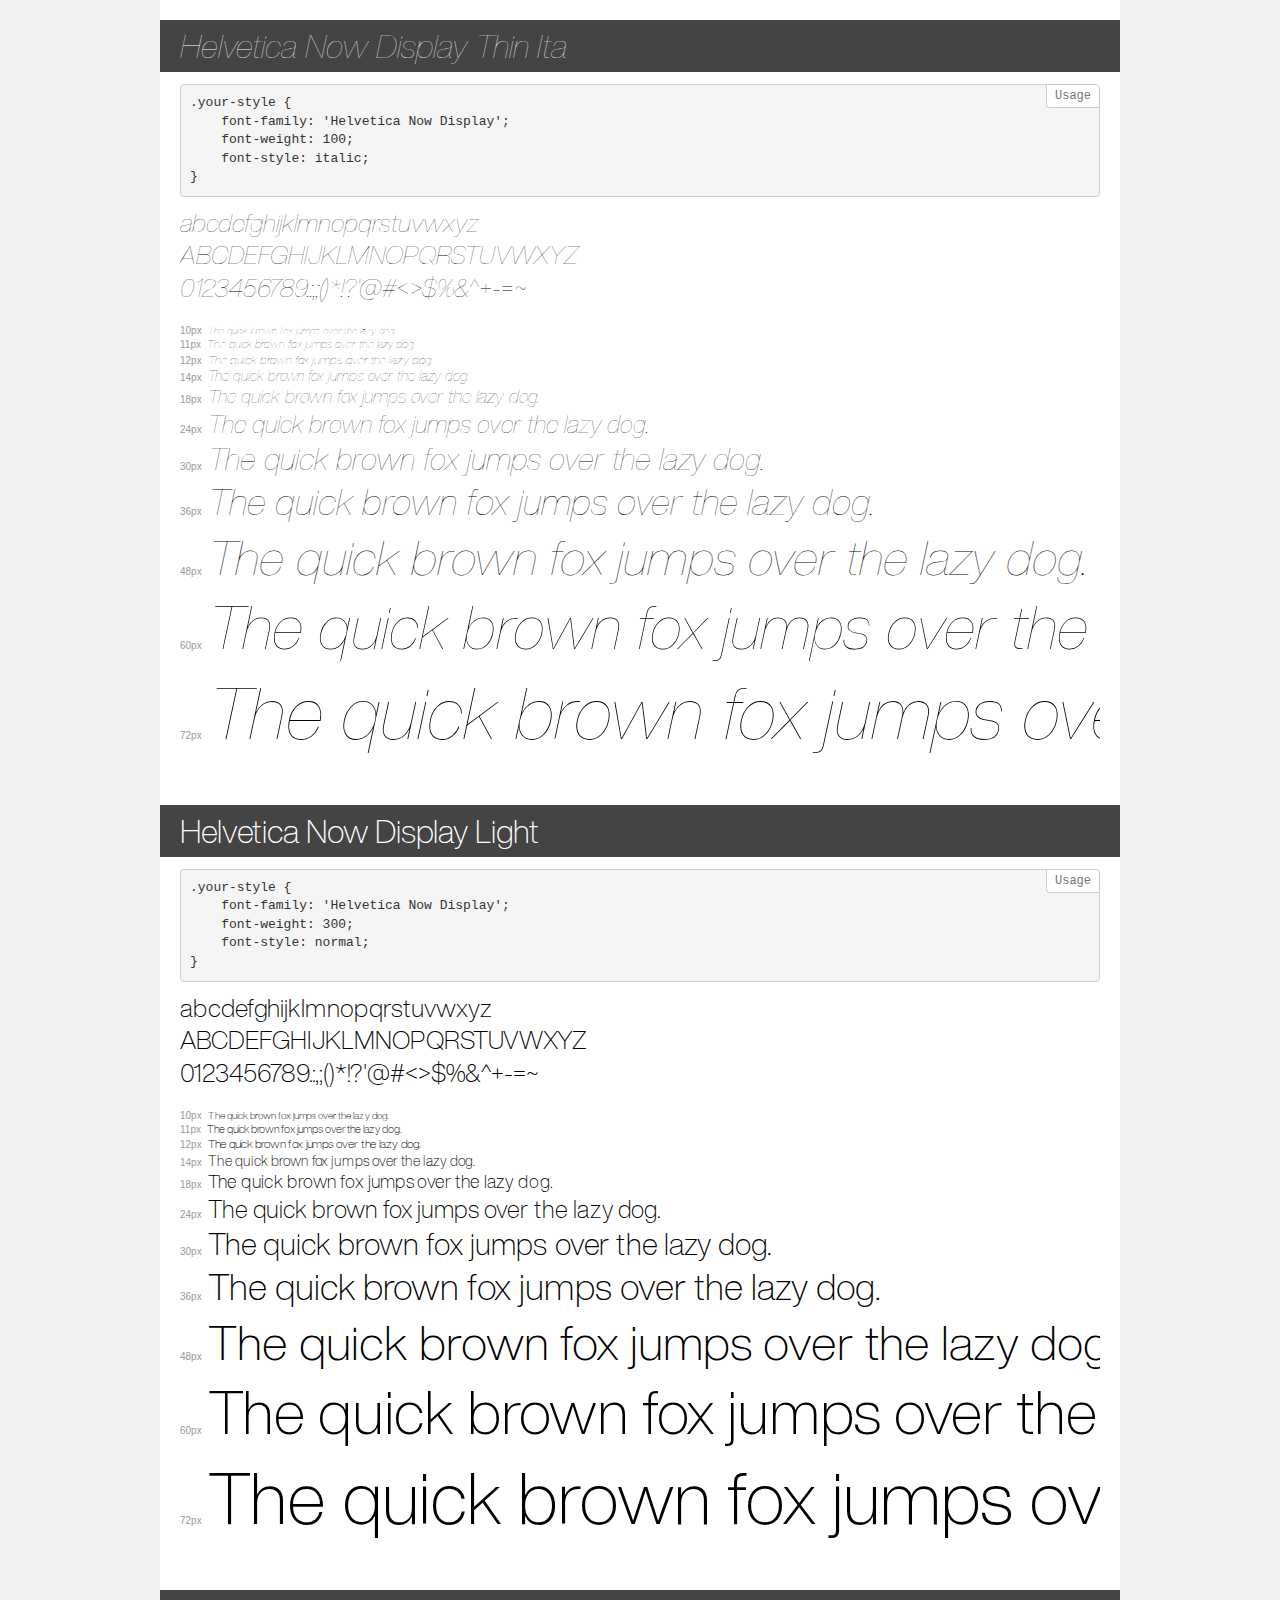
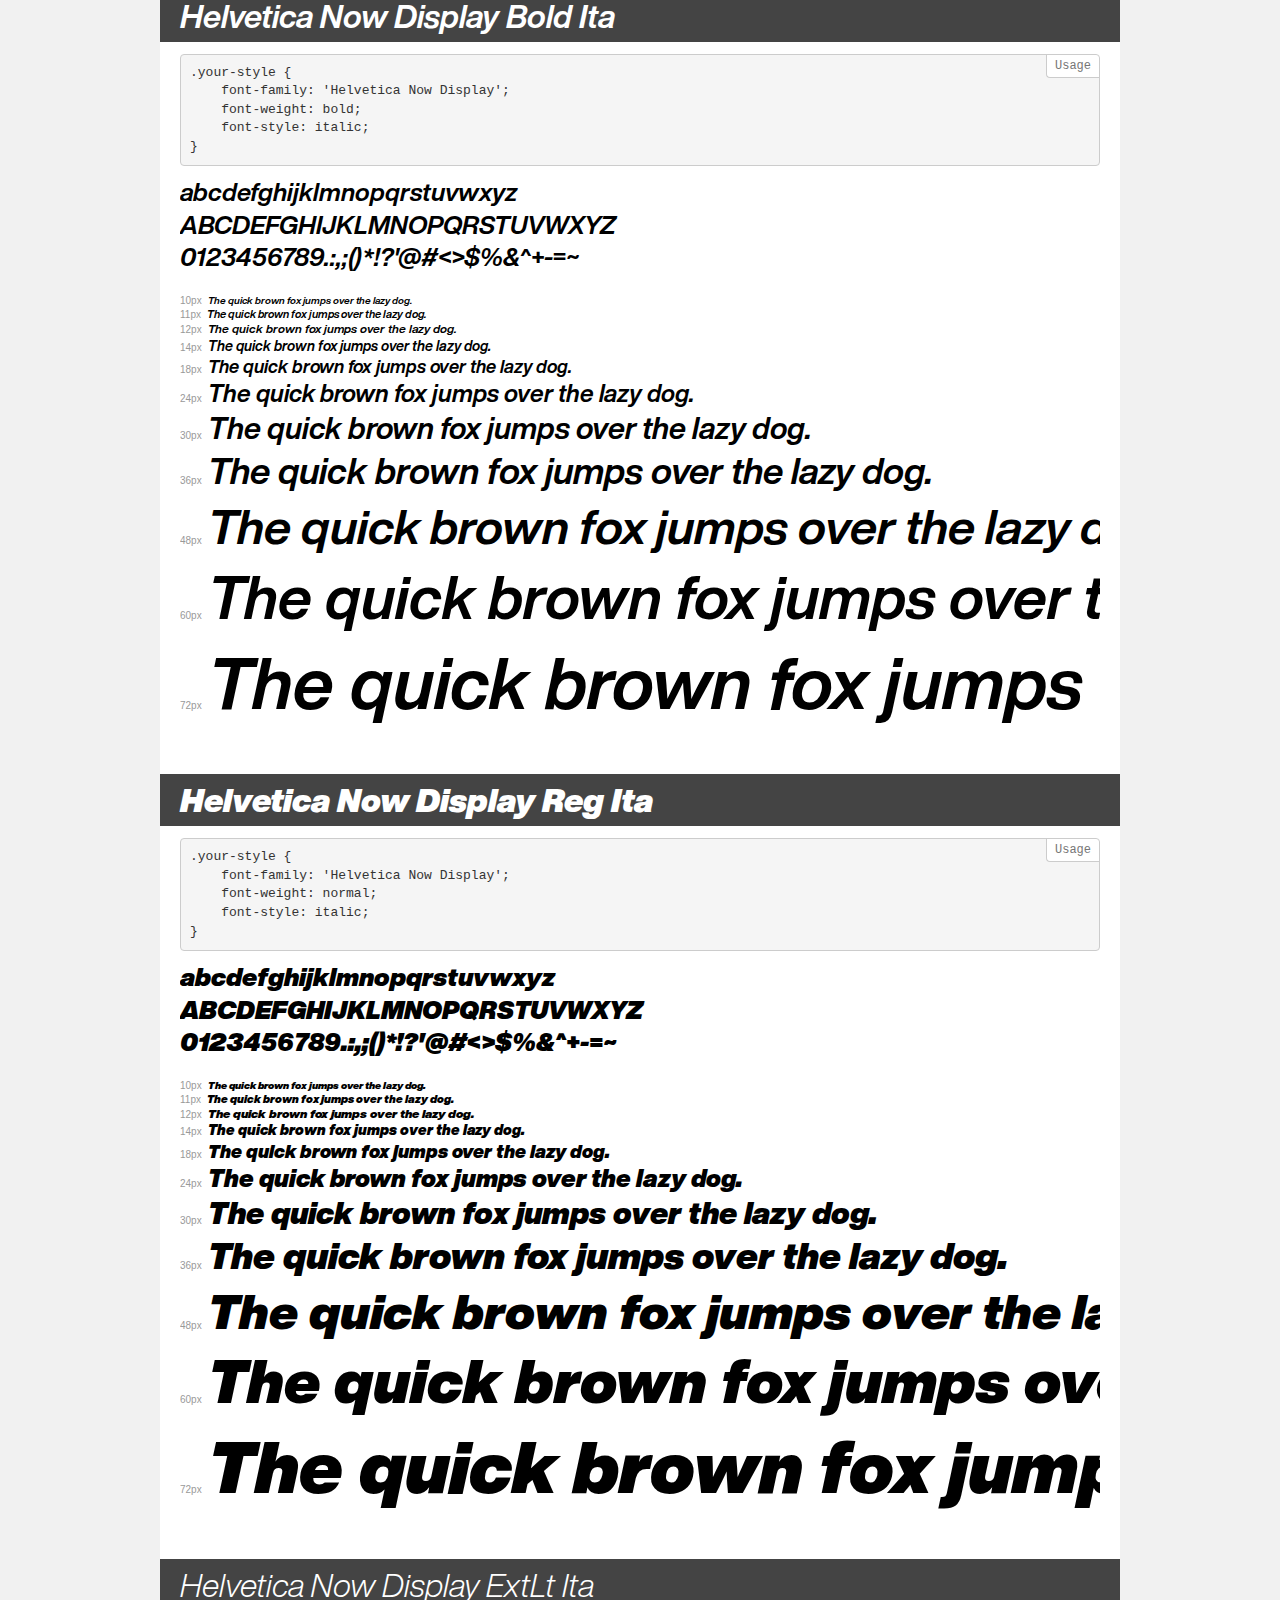
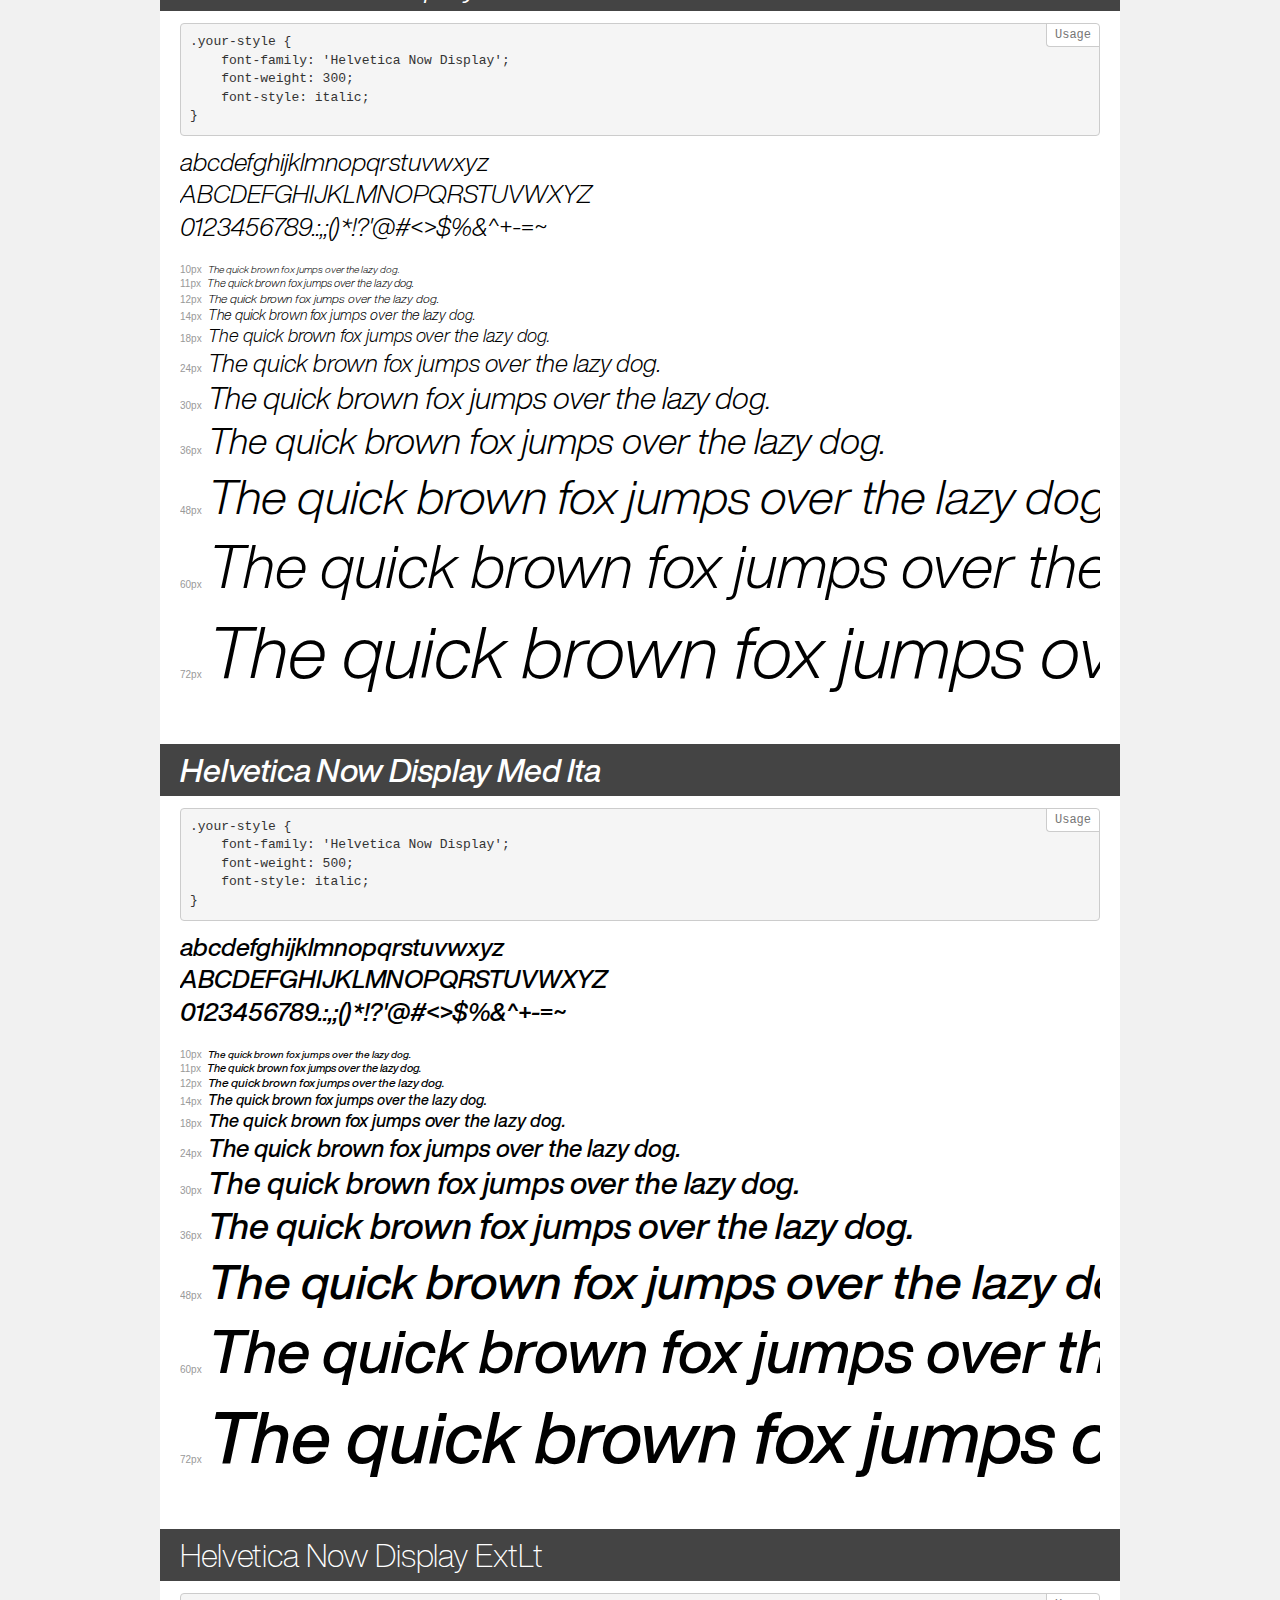
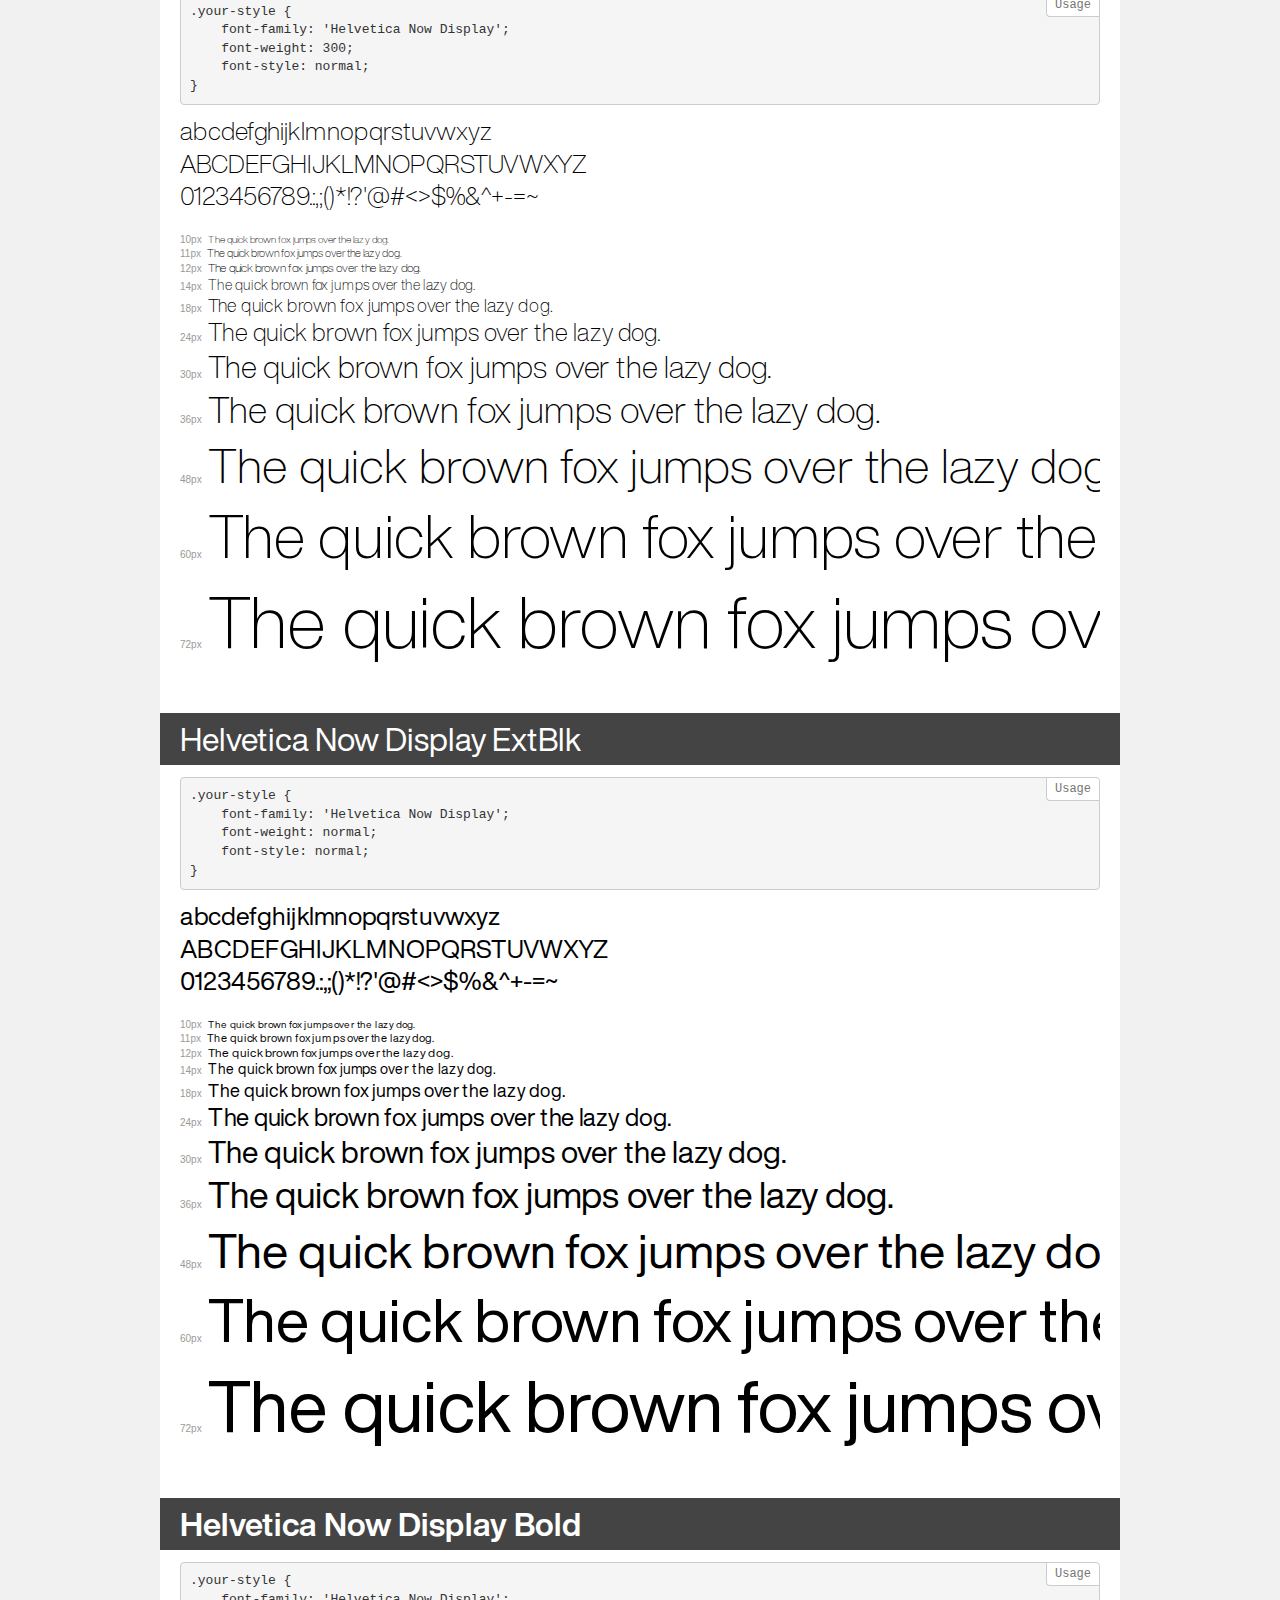
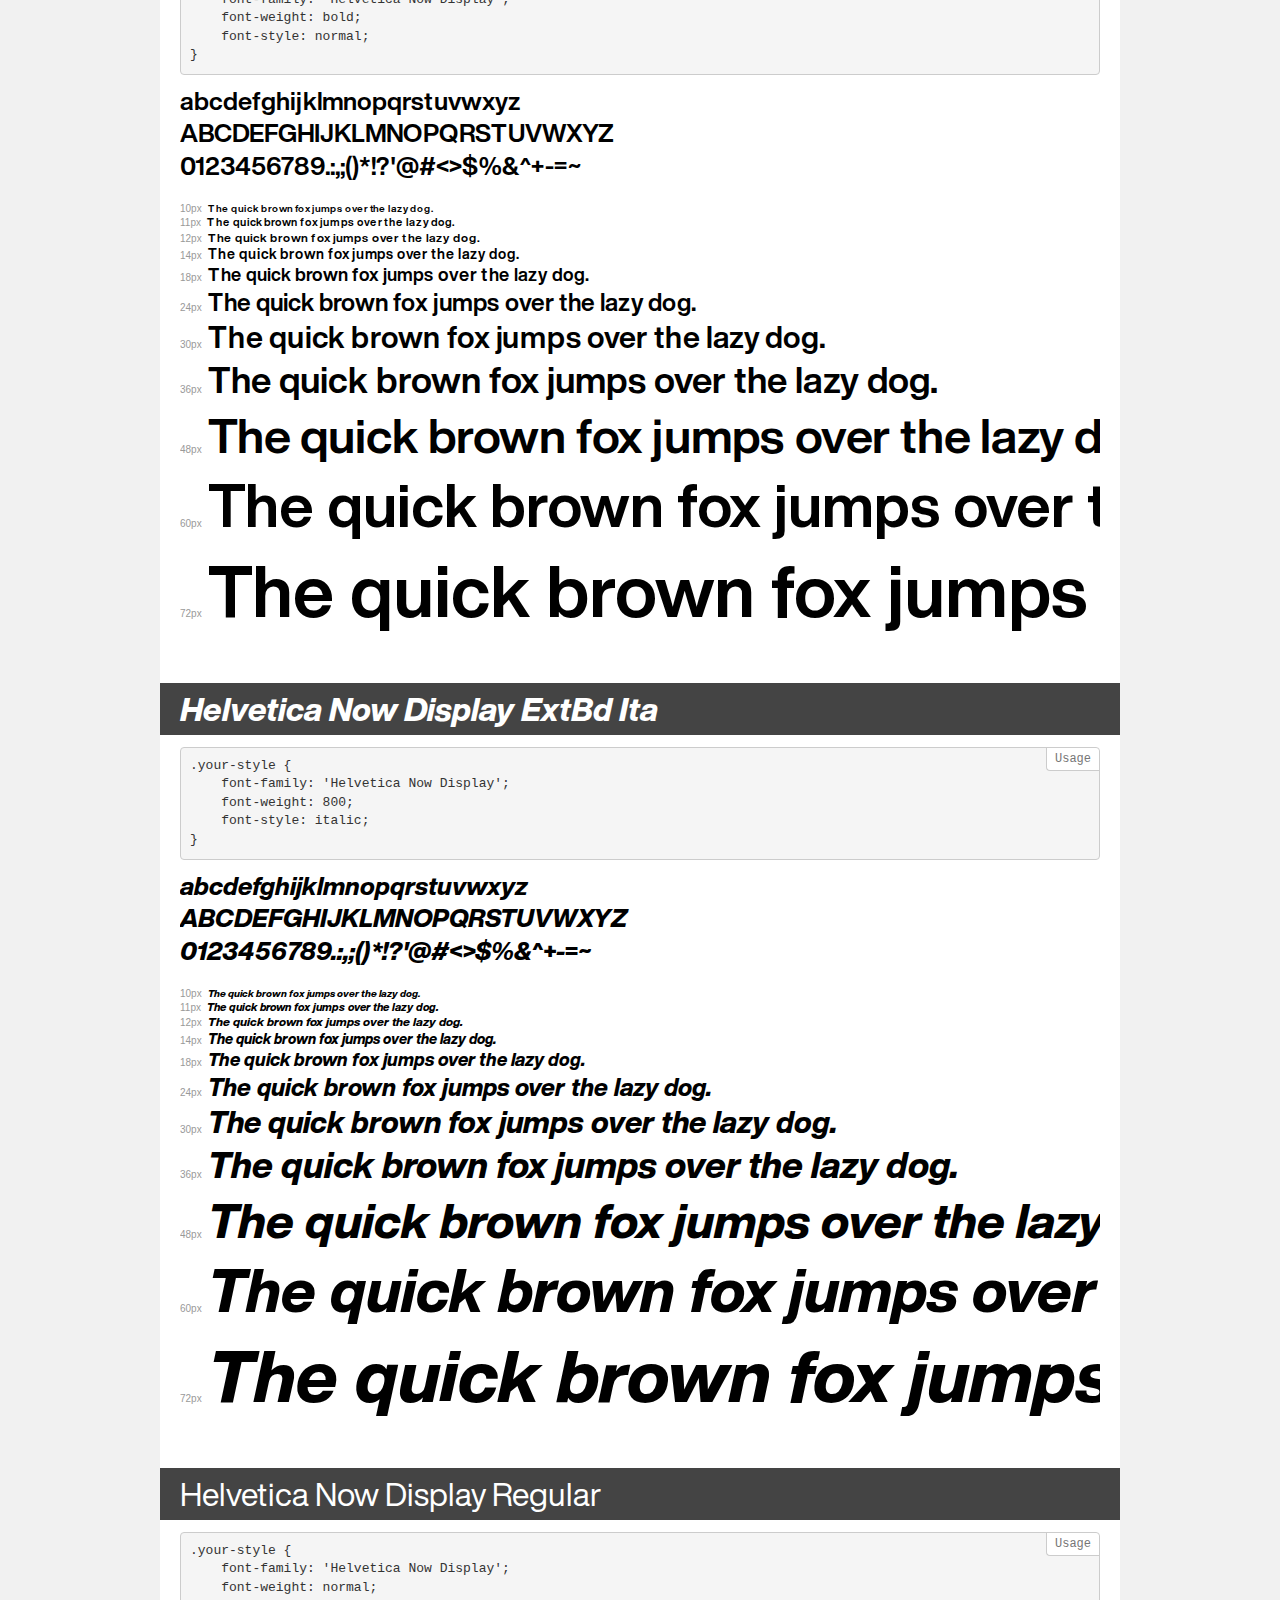
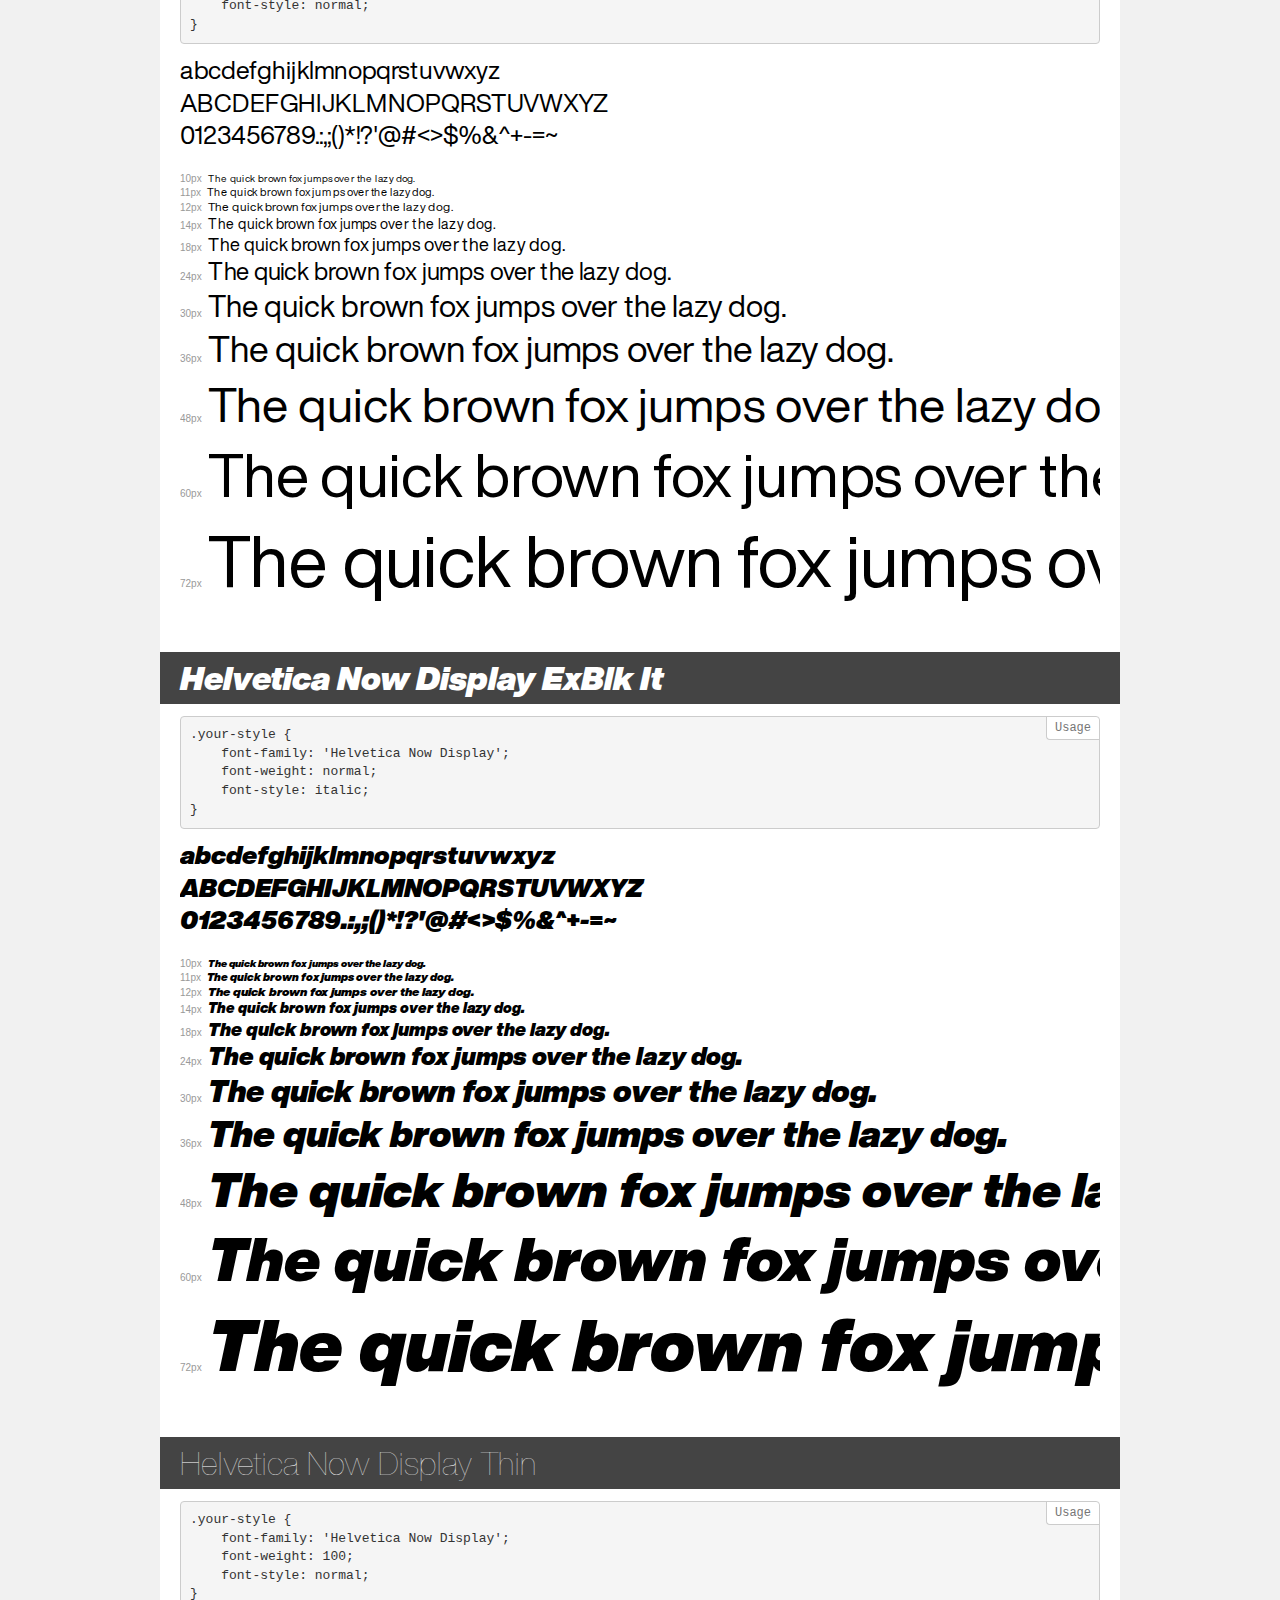
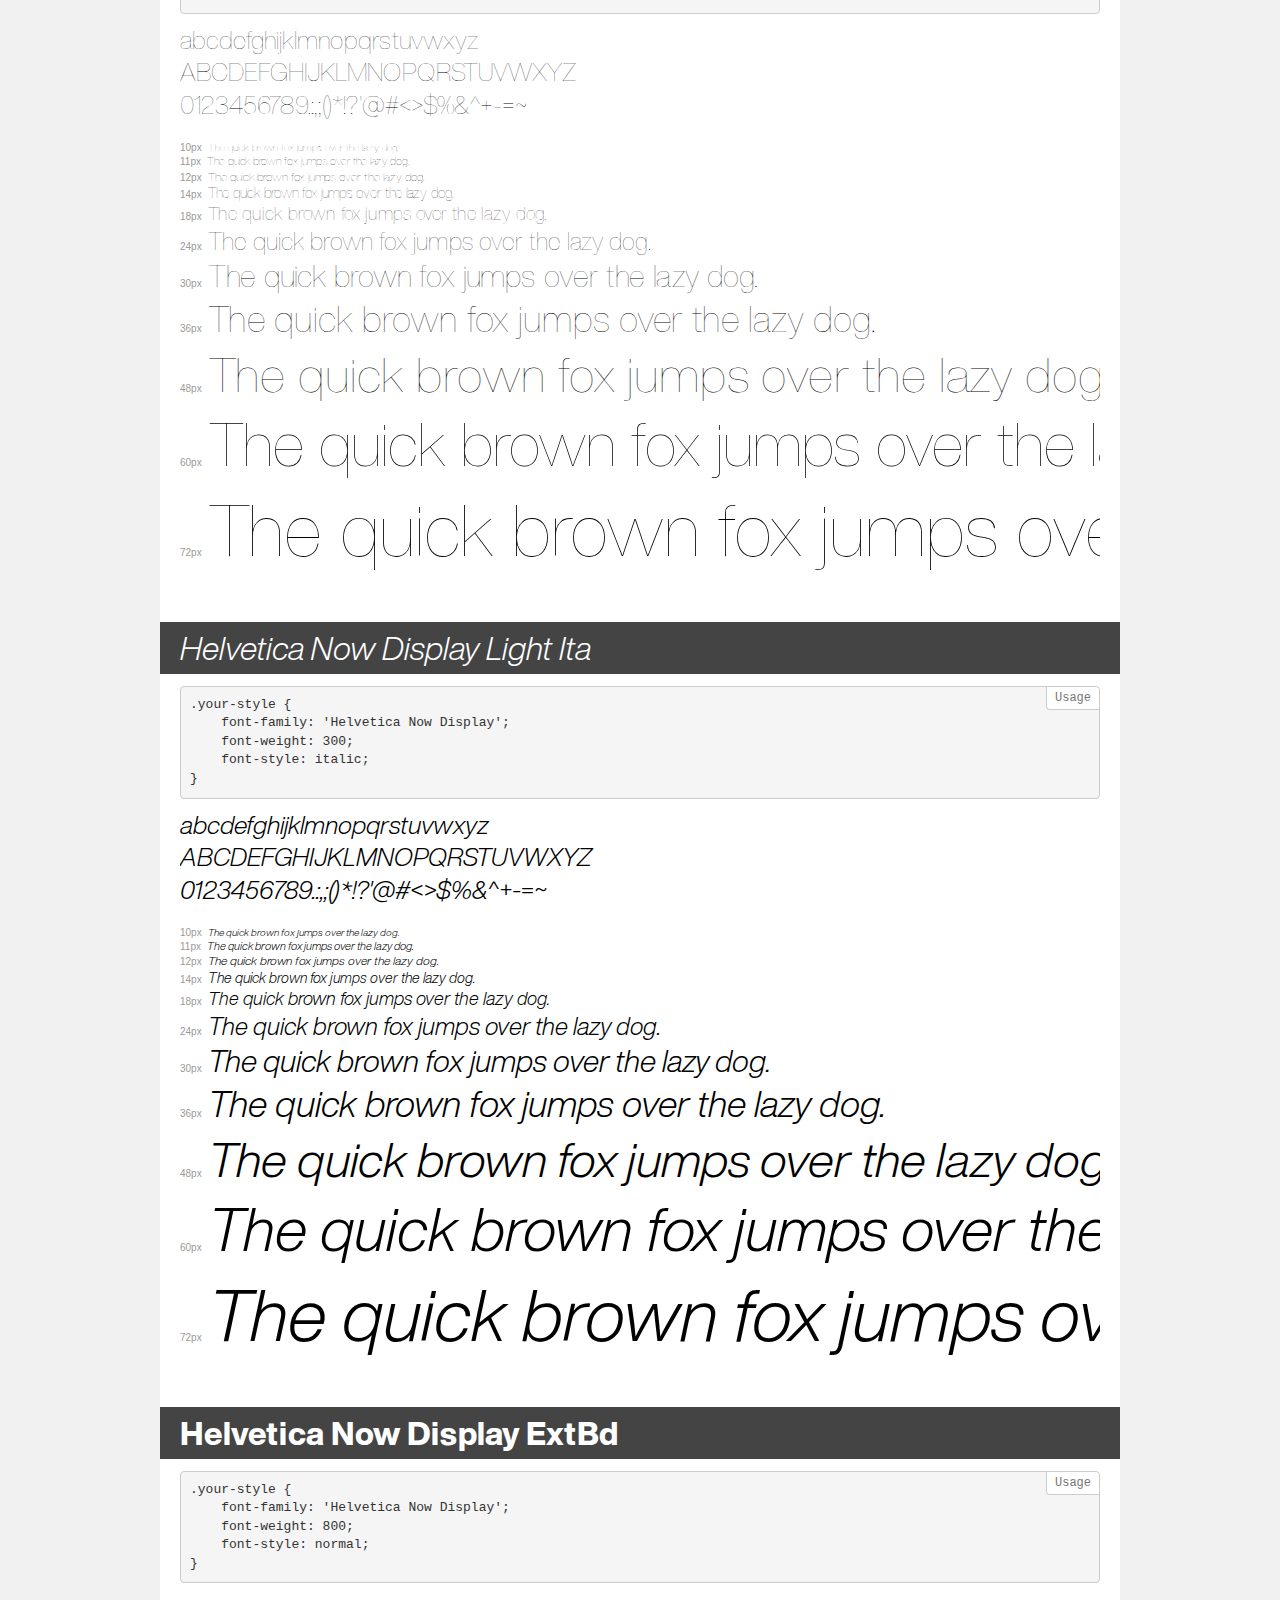
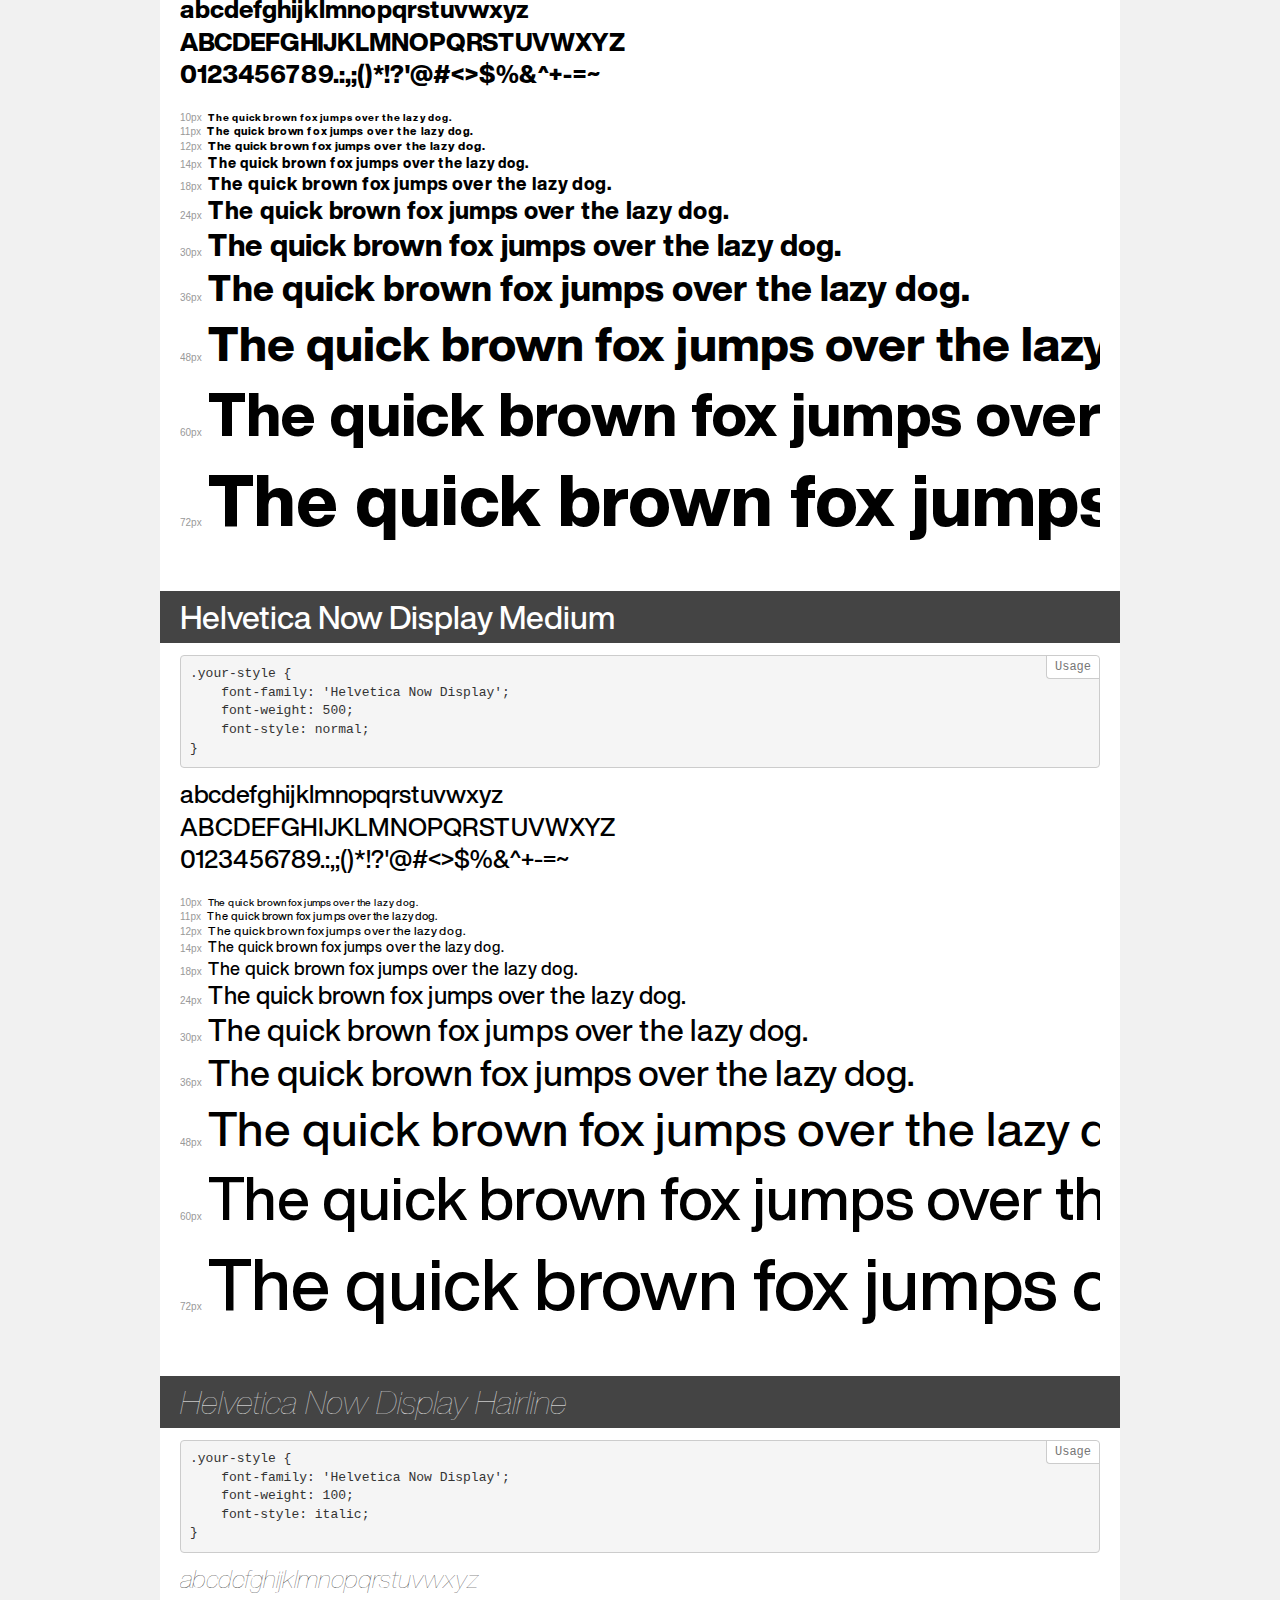
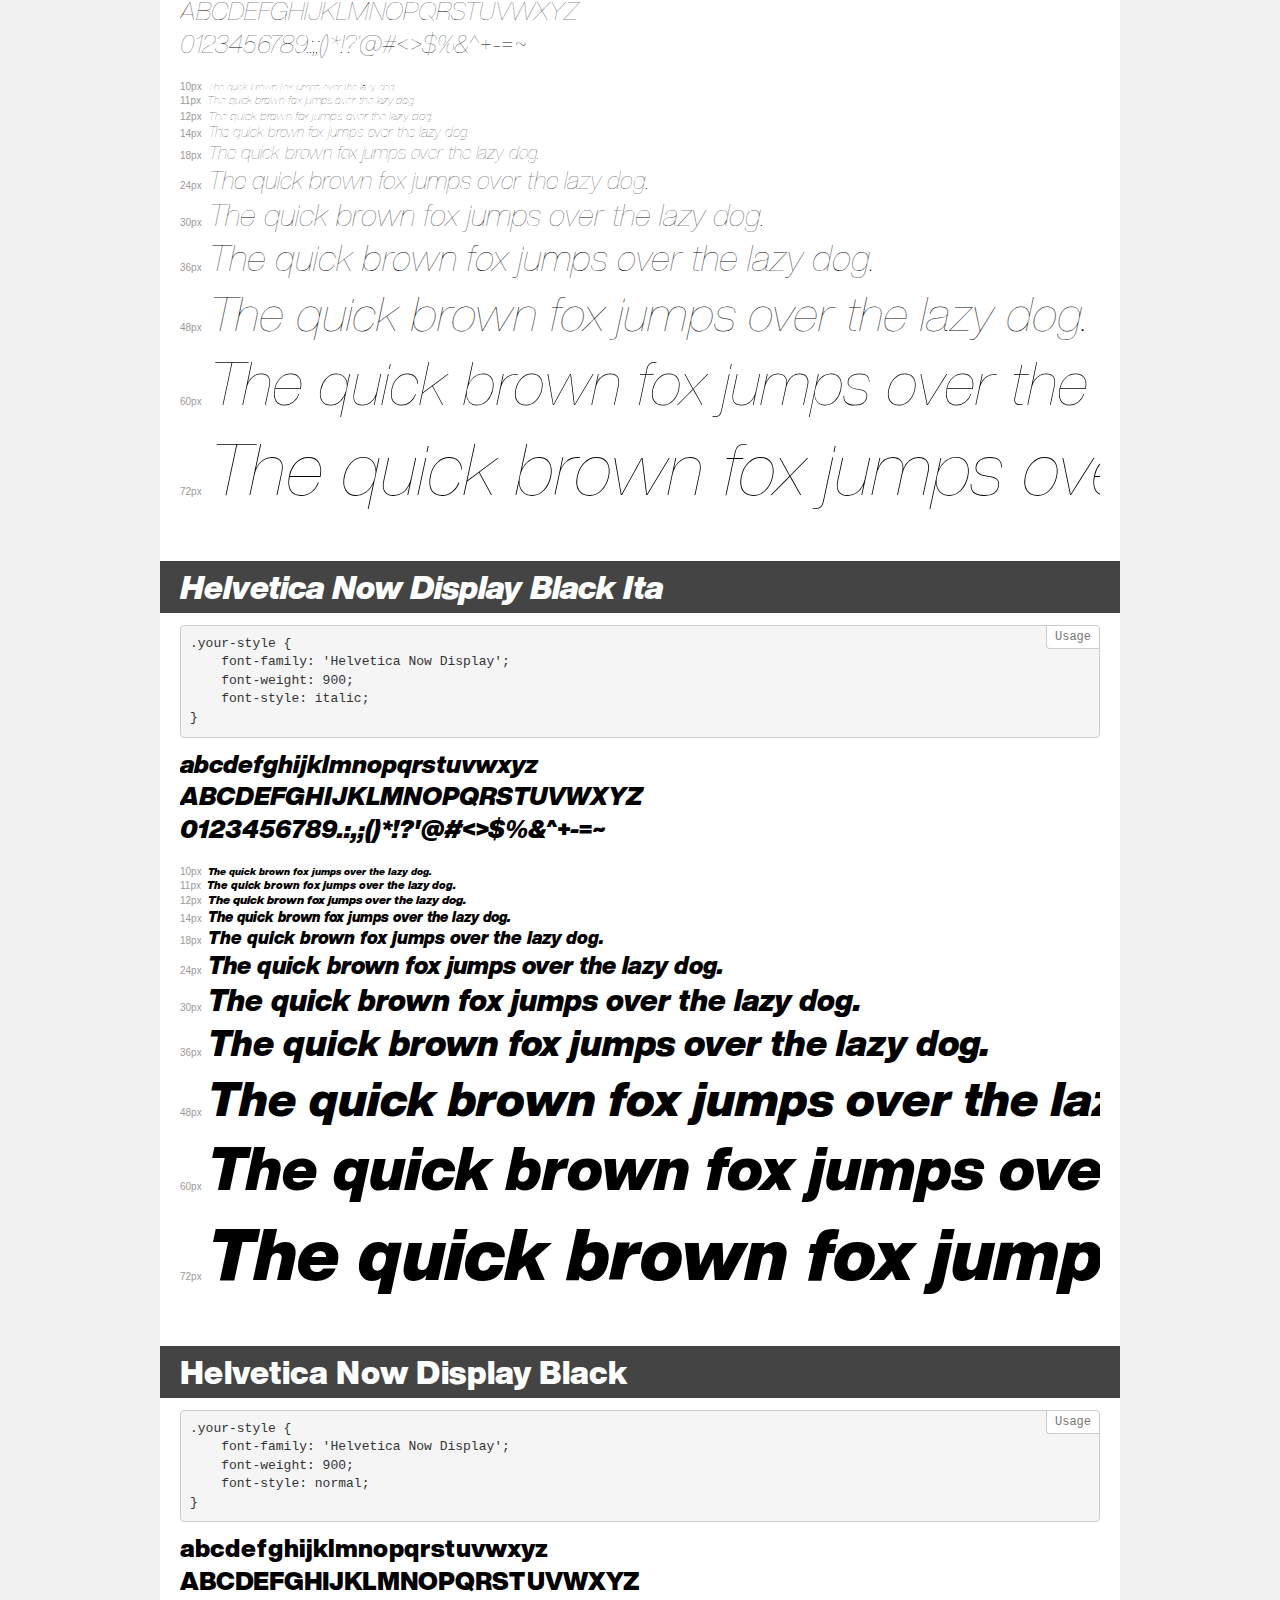
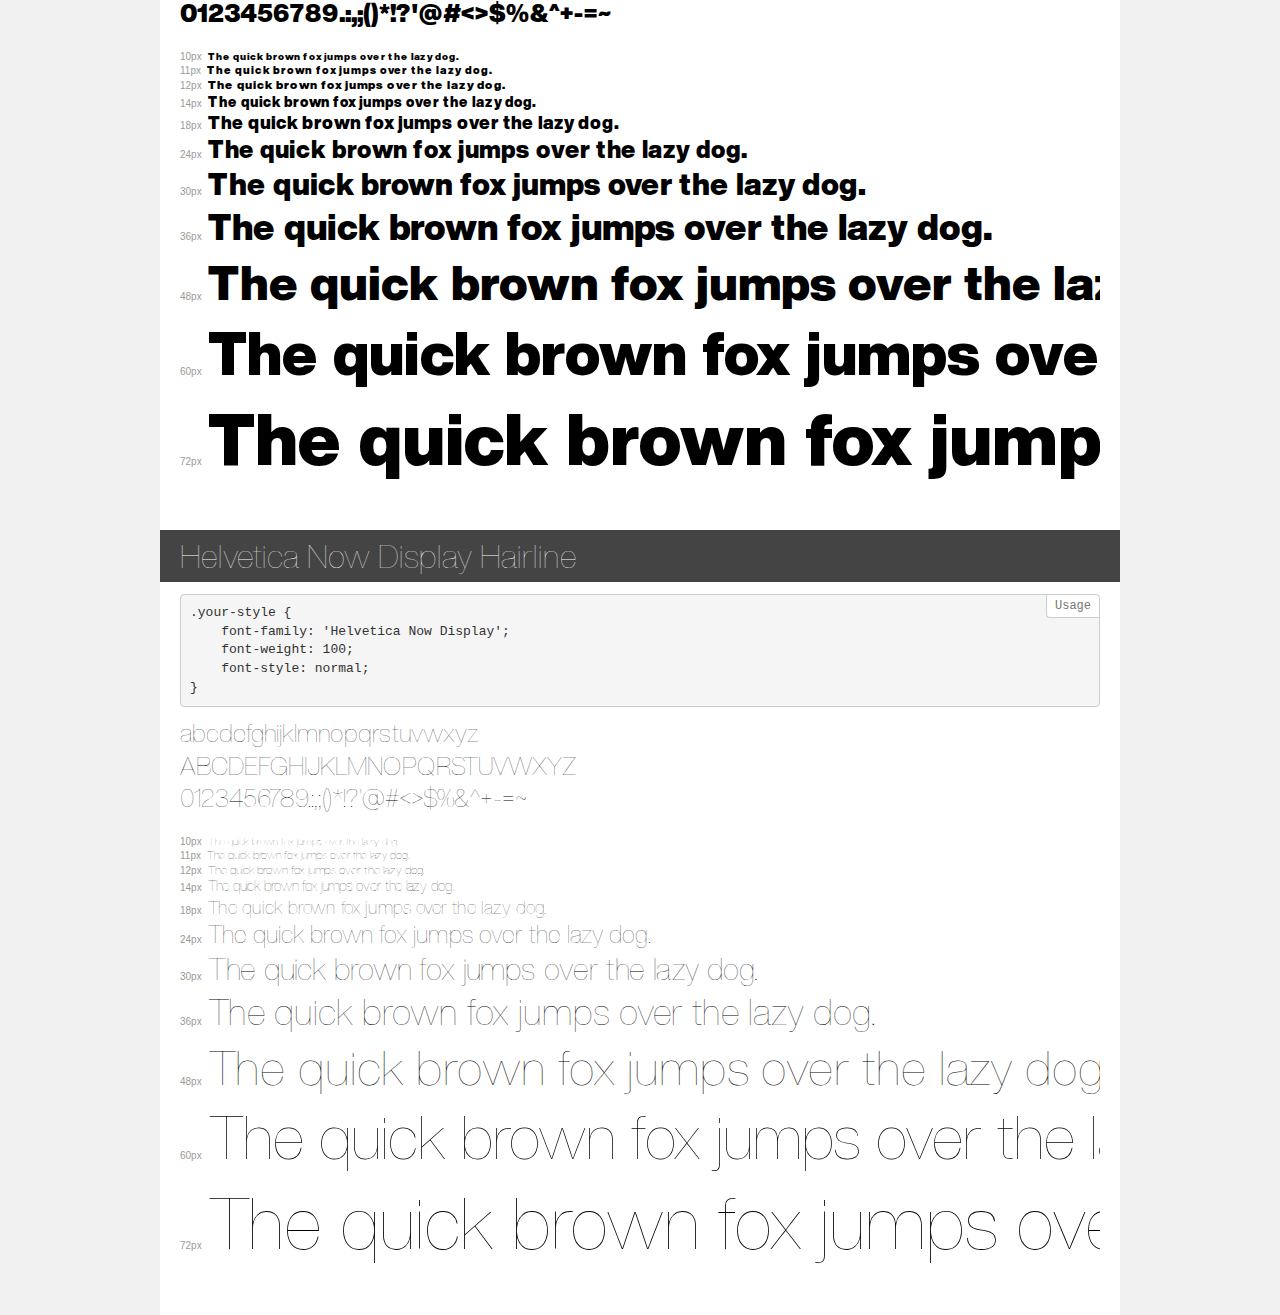
<file: fonts/helveticanowdisplay/demo.html>
<!DOCTYPE html>
<html>
<head>
    <meta charset="utf-8">
    <meta http-equiv="X-UA-Compatible" content="IE=edge">
    <meta name="viewport" content="width=device-width, initial-scale=1">
    <meta name="robots" content="noindex, noarchive">
    <meta name="format-detection" content="telephone=no">
    <title>Transfonter demo</title>
    <link href="stylesheet.css" rel="stylesheet">
    <style>
        /*
        http://meyerweb.com/eric/tools/css/reset/
        v2.0 | 20110126
        License: none (public domain)
        */
        html, body, div, span, applet, object, iframe,
        h1, h2, h3, h4, h5, h6, p, blockquote, pre,
        a, abbr, acronym, address, big, cite, code,
        del, dfn, em, img, ins, kbd, q, s, samp,
        small, strike, strong, sub, sup, tt, var,
        b, u, i, center,
        dl, dt, dd, ol, ul, li,
        fieldset, form, label, legend,
        table, caption, tbody, tfoot, thead, tr, th, td,
        article, aside, canvas, details, embed,
        figure, figcaption, footer, header, hgroup,
        menu, nav, output, ruby, section, summary,
        time, mark, audio, video {
            margin: 0;
            padding: 0;
            border: 0;
            font-size: 100%;
            font: inherit;
            vertical-align: baseline;
        }
        /* HTML5 display-role reset for older browsers */
        article, aside, details, figcaption, figure,
        footer, header, hgroup, menu, nav, section {
            display: block;
        }
        body {
            line-height: 1;
        }
        ol, ul {
            list-style: none;
        }
        blockquote, q {
            quotes: none;
        }
        blockquote:before, blockquote:after,
        q:before, q:after {
            content: '';
            content: none;
        }
        table {
            border-collapse: collapse;
            border-spacing: 0;
        }
        /* common styles */
        body {
            background: #f1f1f1;
            color: #000;
        }
        .page {
            background: #fff;
            width: 920px;
            margin: 0 auto;
            padding: 20px 20px 0 20px;
            overflow: hidden;
        }
        .font-container {
            overflow-x: auto;
            overflow-y: hidden;
            margin-bottom: 40px;
            line-height: 1.3;
            white-space: nowrap;
            padding-bottom: 5px;
        }
        h1 {
            position: relative;
            background: #444;
            font-size: 32px;
            color: #fff;
            padding: 10px 20px;
            margin: 0 -20px 12px -20px;
        }
        .letters {
            font-size: 25px;
            margin-bottom: 20px;
        }
        .s10:before {
            content: '10px';
        }
        .s11:before {
            content: '11px';
        }
        .s12:before {
            content: '12px';
        }
        .s14:before {
            content: '14px';
        }
        .s18:before {
            content: '18px';
        }
        .s24:before {
            content: '24px';
        }
        .s30:before {
            content: '30px';
        }
        .s36:before {
            content: '36px';
        }
        .s48:before {
            content: '48px';
        }
        .s60:before {
            content: '60px';
        }
        .s72:before {
            content: '72px';
        }
        .s10:before, .s11:before, .s12:before, .s14:before,
        .s18:before, .s24:before, .s30:before, .s36:before,
        .s48:before, .s60:before, .s72:before {
            font-family: Arial, sans-serif;
            font-size: 10px;
            font-weight: normal;
            font-style: normal;
            color: #999;
            padding-right: 6px;
        }
        pre {
            display: block;
            position: relative;
            padding: 9px;
            margin: 0 0 10px;
            font-family: Monaco, Menlo, Consolas, "Courier New", monospace !important;
            font-size: 13px;
            line-height: 1.428571429;
            color: #333;
            font-weight: normal !important;
            font-style: normal !important;
            background-color: #f5f5f5;
            border: 1px solid #ccc;
            overflow-x: auto;
            border-radius: 4px;
        }
        pre:after {
            display: block;
            position: absolute;
            right: 0;
            top: 0;
            content: 'Usage';
            line-height: 1;
            padding: 5px 8px;
            font-size: 12px;
            color: #767676;
            background-color: #fff;
            border: 1px solid #ccc;
            border-right: none;
            border-top: none;
            border-radius: 0 4px 0 4px;
            z-index: 10;
        }
        /* responsive */
        @media (max-width: 959px) {
            .page {
                width: auto;
                margin: 0;
            }
        }
    </style>
</head>
<body>
<div class="page">
    <div class="demo" style="font-family: 'Helvetica Now Display'; font-weight: 100; font-style: italic;">
        <h1>Helvetica Now Display Thin Ita</h1>
        <pre>.your-style {
    font-family: 'Helvetica Now Display';
    font-weight: 100;
    font-style: italic;
}</pre>
        <div class="font-container">
            <p class="letters">
                abcdefghijklmnopqrstuvwxyz<br>
ABCDEFGHIJKLMNOPQRSTUVWXYZ<br>
                0123456789.:,;()*!?'@#<>$%&^+-=~
            </p>
            <p class="s10" style="font-size: 10px;">The quick brown fox jumps over the lazy dog.</p>
            <p class="s11" style="font-size: 11px;">The quick brown fox jumps over the lazy dog.</p>
            <p class="s12" style="font-size: 12px;">The quick brown fox jumps over the lazy dog.</p>
            <p class="s14" style="font-size: 14px;">The quick brown fox jumps over the lazy dog.</p>
            <p class="s18" style="font-size: 18px;">The quick brown fox jumps over the lazy dog.</p>
            <p class="s24" style="font-size: 24px;">The quick brown fox jumps over the lazy dog.</p>
            <p class="s30" style="font-size: 30px;">The quick brown fox jumps over the lazy dog.</p>
            <p class="s36" style="font-size: 36px;">The quick brown fox jumps over the lazy dog.</p>
            <p class="s48" style="font-size: 48px;">The quick brown fox jumps over the lazy dog.</p>
            <p class="s60" style="font-size: 60px;">The quick brown fox jumps over the lazy dog.</p>
            <p class="s72" style="font-size: 72px;">The quick brown fox jumps over the lazy dog.</p>
        </div>
    </div>
    <div class="demo" style="font-family: 'Helvetica Now Display'; font-weight: 300; font-style: normal;">
        <h1>Helvetica Now Display Light</h1>
        <pre>.your-style {
    font-family: 'Helvetica Now Display';
    font-weight: 300;
    font-style: normal;
}</pre>
        <div class="font-container">
            <p class="letters">
                abcdefghijklmnopqrstuvwxyz<br>
ABCDEFGHIJKLMNOPQRSTUVWXYZ<br>
                0123456789.:,;()*!?'@#<>$%&^+-=~
            </p>
            <p class="s10" style="font-size: 10px;">The quick brown fox jumps over the lazy dog.</p>
            <p class="s11" style="font-size: 11px;">The quick brown fox jumps over the lazy dog.</p>
            <p class="s12" style="font-size: 12px;">The quick brown fox jumps over the lazy dog.</p>
            <p class="s14" style="font-size: 14px;">The quick brown fox jumps over the lazy dog.</p>
            <p class="s18" style="font-size: 18px;">The quick brown fox jumps over the lazy dog.</p>
            <p class="s24" style="font-size: 24px;">The quick brown fox jumps over the lazy dog.</p>
            <p class="s30" style="font-size: 30px;">The quick brown fox jumps over the lazy dog.</p>
            <p class="s36" style="font-size: 36px;">The quick brown fox jumps over the lazy dog.</p>
            <p class="s48" style="font-size: 48px;">The quick brown fox jumps over the lazy dog.</p>
            <p class="s60" style="font-size: 60px;">The quick brown fox jumps over the lazy dog.</p>
            <p class="s72" style="font-size: 72px;">The quick brown fox jumps over the lazy dog.</p>
        </div>
    </div>
    <div class="demo" style="font-family: 'Helvetica Now Display'; font-weight: bold; font-style: italic;">
        <h1>Helvetica Now Display Bold Ita</h1>
        <pre>.your-style {
    font-family: 'Helvetica Now Display';
    font-weight: bold;
    font-style: italic;
}</pre>
        <div class="font-container">
            <p class="letters">
                abcdefghijklmnopqrstuvwxyz<br>
ABCDEFGHIJKLMNOPQRSTUVWXYZ<br>
                0123456789.:,;()*!?'@#<>$%&^+-=~
            </p>
            <p class="s10" style="font-size: 10px;">The quick brown fox jumps over the lazy dog.</p>
            <p class="s11" style="font-size: 11px;">The quick brown fox jumps over the lazy dog.</p>
            <p class="s12" style="font-size: 12px;">The quick brown fox jumps over the lazy dog.</p>
            <p class="s14" style="font-size: 14px;">The quick brown fox jumps over the lazy dog.</p>
            <p class="s18" style="font-size: 18px;">The quick brown fox jumps over the lazy dog.</p>
            <p class="s24" style="font-size: 24px;">The quick brown fox jumps over the lazy dog.</p>
            <p class="s30" style="font-size: 30px;">The quick brown fox jumps over the lazy dog.</p>
            <p class="s36" style="font-size: 36px;">The quick brown fox jumps over the lazy dog.</p>
            <p class="s48" style="font-size: 48px;">The quick brown fox jumps over the lazy dog.</p>
            <p class="s60" style="font-size: 60px;">The quick brown fox jumps over the lazy dog.</p>
            <p class="s72" style="font-size: 72px;">The quick brown fox jumps over the lazy dog.</p>
        </div>
    </div>
    <div class="demo" style="font-family: 'Helvetica Now Display'; font-weight: normal; font-style: italic;">
        <h1>Helvetica Now Display Reg Ita</h1>
        <pre>.your-style {
    font-family: 'Helvetica Now Display';
    font-weight: normal;
    font-style: italic;
}</pre>
        <div class="font-container">
            <p class="letters">
                abcdefghijklmnopqrstuvwxyz<br>
ABCDEFGHIJKLMNOPQRSTUVWXYZ<br>
                0123456789.:,;()*!?'@#<>$%&^+-=~
            </p>
            <p class="s10" style="font-size: 10px;">The quick brown fox jumps over the lazy dog.</p>
            <p class="s11" style="font-size: 11px;">The quick brown fox jumps over the lazy dog.</p>
            <p class="s12" style="font-size: 12px;">The quick brown fox jumps over the lazy dog.</p>
            <p class="s14" style="font-size: 14px;">The quick brown fox jumps over the lazy dog.</p>
            <p class="s18" style="font-size: 18px;">The quick brown fox jumps over the lazy dog.</p>
            <p class="s24" style="font-size: 24px;">The quick brown fox jumps over the lazy dog.</p>
            <p class="s30" style="font-size: 30px;">The quick brown fox jumps over the lazy dog.</p>
            <p class="s36" style="font-size: 36px;">The quick brown fox jumps over the lazy dog.</p>
            <p class="s48" style="font-size: 48px;">The quick brown fox jumps over the lazy dog.</p>
            <p class="s60" style="font-size: 60px;">The quick brown fox jumps over the lazy dog.</p>
            <p class="s72" style="font-size: 72px;">The quick brown fox jumps over the lazy dog.</p>
        </div>
    </div>
    <div class="demo" style="font-family: 'Helvetica Now Display'; font-weight: 300; font-style: italic;">
        <h1>Helvetica Now Display ExtLt Ita</h1>
        <pre>.your-style {
    font-family: 'Helvetica Now Display';
    font-weight: 300;
    font-style: italic;
}</pre>
        <div class="font-container">
            <p class="letters">
                abcdefghijklmnopqrstuvwxyz<br>
ABCDEFGHIJKLMNOPQRSTUVWXYZ<br>
                0123456789.:,;()*!?'@#<>$%&^+-=~
            </p>
            <p class="s10" style="font-size: 10px;">The quick brown fox jumps over the lazy dog.</p>
            <p class="s11" style="font-size: 11px;">The quick brown fox jumps over the lazy dog.</p>
            <p class="s12" style="font-size: 12px;">The quick brown fox jumps over the lazy dog.</p>
            <p class="s14" style="font-size: 14px;">The quick brown fox jumps over the lazy dog.</p>
            <p class="s18" style="font-size: 18px;">The quick brown fox jumps over the lazy dog.</p>
            <p class="s24" style="font-size: 24px;">The quick brown fox jumps over the lazy dog.</p>
            <p class="s30" style="font-size: 30px;">The quick brown fox jumps over the lazy dog.</p>
            <p class="s36" style="font-size: 36px;">The quick brown fox jumps over the lazy dog.</p>
            <p class="s48" style="font-size: 48px;">The quick brown fox jumps over the lazy dog.</p>
            <p class="s60" style="font-size: 60px;">The quick brown fox jumps over the lazy dog.</p>
            <p class="s72" style="font-size: 72px;">The quick brown fox jumps over the lazy dog.</p>
        </div>
    </div>
    <div class="demo" style="font-family: 'Helvetica Now Display'; font-weight: 500; font-style: italic;">
        <h1>Helvetica Now Display Med Ita</h1>
        <pre>.your-style {
    font-family: 'Helvetica Now Display';
    font-weight: 500;
    font-style: italic;
}</pre>
        <div class="font-container">
            <p class="letters">
                abcdefghijklmnopqrstuvwxyz<br>
ABCDEFGHIJKLMNOPQRSTUVWXYZ<br>
                0123456789.:,;()*!?'@#<>$%&^+-=~
            </p>
            <p class="s10" style="font-size: 10px;">The quick brown fox jumps over the lazy dog.</p>
            <p class="s11" style="font-size: 11px;">The quick brown fox jumps over the lazy dog.</p>
            <p class="s12" style="font-size: 12px;">The quick brown fox jumps over the lazy dog.</p>
            <p class="s14" style="font-size: 14px;">The quick brown fox jumps over the lazy dog.</p>
            <p class="s18" style="font-size: 18px;">The quick brown fox jumps over the lazy dog.</p>
            <p class="s24" style="font-size: 24px;">The quick brown fox jumps over the lazy dog.</p>
            <p class="s30" style="font-size: 30px;">The quick brown fox jumps over the lazy dog.</p>
            <p class="s36" style="font-size: 36px;">The quick brown fox jumps over the lazy dog.</p>
            <p class="s48" style="font-size: 48px;">The quick brown fox jumps over the lazy dog.</p>
            <p class="s60" style="font-size: 60px;">The quick brown fox jumps over the lazy dog.</p>
            <p class="s72" style="font-size: 72px;">The quick brown fox jumps over the lazy dog.</p>
        </div>
    </div>
    <div class="demo" style="font-family: 'Helvetica Now Display'; font-weight: 300; font-style: normal;">
        <h1>Helvetica Now Display ExtLt</h1>
        <pre>.your-style {
    font-family: 'Helvetica Now Display';
    font-weight: 300;
    font-style: normal;
}</pre>
        <div class="font-container">
            <p class="letters">
                abcdefghijklmnopqrstuvwxyz<br>
ABCDEFGHIJKLMNOPQRSTUVWXYZ<br>
                0123456789.:,;()*!?'@#<>$%&^+-=~
            </p>
            <p class="s10" style="font-size: 10px;">The quick brown fox jumps over the lazy dog.</p>
            <p class="s11" style="font-size: 11px;">The quick brown fox jumps over the lazy dog.</p>
            <p class="s12" style="font-size: 12px;">The quick brown fox jumps over the lazy dog.</p>
            <p class="s14" style="font-size: 14px;">The quick brown fox jumps over the lazy dog.</p>
            <p class="s18" style="font-size: 18px;">The quick brown fox jumps over the lazy dog.</p>
            <p class="s24" style="font-size: 24px;">The quick brown fox jumps over the lazy dog.</p>
            <p class="s30" style="font-size: 30px;">The quick brown fox jumps over the lazy dog.</p>
            <p class="s36" style="font-size: 36px;">The quick brown fox jumps over the lazy dog.</p>
            <p class="s48" style="font-size: 48px;">The quick brown fox jumps over the lazy dog.</p>
            <p class="s60" style="font-size: 60px;">The quick brown fox jumps over the lazy dog.</p>
            <p class="s72" style="font-size: 72px;">The quick brown fox jumps over the lazy dog.</p>
        </div>
    </div>
    <div class="demo" style="font-family: 'Helvetica Now Display'; font-weight: normal; font-style: normal;">
        <h1>Helvetica Now Display ExtBlk</h1>
        <pre>.your-style {
    font-family: 'Helvetica Now Display';
    font-weight: normal;
    font-style: normal;
}</pre>
        <div class="font-container">
            <p class="letters">
                abcdefghijklmnopqrstuvwxyz<br>
ABCDEFGHIJKLMNOPQRSTUVWXYZ<br>
                0123456789.:,;()*!?'@#<>$%&^+-=~
            </p>
            <p class="s10" style="font-size: 10px;">The quick brown fox jumps over the lazy dog.</p>
            <p class="s11" style="font-size: 11px;">The quick brown fox jumps over the lazy dog.</p>
            <p class="s12" style="font-size: 12px;">The quick brown fox jumps over the lazy dog.</p>
            <p class="s14" style="font-size: 14px;">The quick brown fox jumps over the lazy dog.</p>
            <p class="s18" style="font-size: 18px;">The quick brown fox jumps over the lazy dog.</p>
            <p class="s24" style="font-size: 24px;">The quick brown fox jumps over the lazy dog.</p>
            <p class="s30" style="font-size: 30px;">The quick brown fox jumps over the lazy dog.</p>
            <p class="s36" style="font-size: 36px;">The quick brown fox jumps over the lazy dog.</p>
            <p class="s48" style="font-size: 48px;">The quick brown fox jumps over the lazy dog.</p>
            <p class="s60" style="font-size: 60px;">The quick brown fox jumps over the lazy dog.</p>
            <p class="s72" style="font-size: 72px;">The quick brown fox jumps over the lazy dog.</p>
        </div>
    </div>
    <div class="demo" style="font-family: 'Helvetica Now Display'; font-weight: bold; font-style: normal;">
        <h1>Helvetica Now Display Bold</h1>
        <pre>.your-style {
    font-family: 'Helvetica Now Display';
    font-weight: bold;
    font-style: normal;
}</pre>
        <div class="font-container">
            <p class="letters">
                abcdefghijklmnopqrstuvwxyz<br>
ABCDEFGHIJKLMNOPQRSTUVWXYZ<br>
                0123456789.:,;()*!?'@#<>$%&^+-=~
            </p>
            <p class="s10" style="font-size: 10px;">The quick brown fox jumps over the lazy dog.</p>
            <p class="s11" style="font-size: 11px;">The quick brown fox jumps over the lazy dog.</p>
            <p class="s12" style="font-size: 12px;">The quick brown fox jumps over the lazy dog.</p>
            <p class="s14" style="font-size: 14px;">The quick brown fox jumps over the lazy dog.</p>
            <p class="s18" style="font-size: 18px;">The quick brown fox jumps over the lazy dog.</p>
            <p class="s24" style="font-size: 24px;">The quick brown fox jumps over the lazy dog.</p>
            <p class="s30" style="font-size: 30px;">The quick brown fox jumps over the lazy dog.</p>
            <p class="s36" style="font-size: 36px;">The quick brown fox jumps over the lazy dog.</p>
            <p class="s48" style="font-size: 48px;">The quick brown fox jumps over the lazy dog.</p>
            <p class="s60" style="font-size: 60px;">The quick brown fox jumps over the lazy dog.</p>
            <p class="s72" style="font-size: 72px;">The quick brown fox jumps over the lazy dog.</p>
        </div>
    </div>
    <div class="demo" style="font-family: 'Helvetica Now Display'; font-weight: 800; font-style: italic;">
        <h1>Helvetica Now Display ExtBd Ita</h1>
        <pre>.your-style {
    font-family: 'Helvetica Now Display';
    font-weight: 800;
    font-style: italic;
}</pre>
        <div class="font-container">
            <p class="letters">
                abcdefghijklmnopqrstuvwxyz<br>
ABCDEFGHIJKLMNOPQRSTUVWXYZ<br>
                0123456789.:,;()*!?'@#<>$%&^+-=~
            </p>
            <p class="s10" style="font-size: 10px;">The quick brown fox jumps over the lazy dog.</p>
            <p class="s11" style="font-size: 11px;">The quick brown fox jumps over the lazy dog.</p>
            <p class="s12" style="font-size: 12px;">The quick brown fox jumps over the lazy dog.</p>
            <p class="s14" style="font-size: 14px;">The quick brown fox jumps over the lazy dog.</p>
            <p class="s18" style="font-size: 18px;">The quick brown fox jumps over the lazy dog.</p>
            <p class="s24" style="font-size: 24px;">The quick brown fox jumps over the lazy dog.</p>
            <p class="s30" style="font-size: 30px;">The quick brown fox jumps over the lazy dog.</p>
            <p class="s36" style="font-size: 36px;">The quick brown fox jumps over the lazy dog.</p>
            <p class="s48" style="font-size: 48px;">The quick brown fox jumps over the lazy dog.</p>
            <p class="s60" style="font-size: 60px;">The quick brown fox jumps over the lazy dog.</p>
            <p class="s72" style="font-size: 72px;">The quick brown fox jumps over the lazy dog.</p>
        </div>
    </div>
    <div class="demo" style="font-family: 'Helvetica Now Display'; font-weight: normal; font-style: normal;">
        <h1>Helvetica Now Display Regular</h1>
        <pre>.your-style {
    font-family: 'Helvetica Now Display';
    font-weight: normal;
    font-style: normal;
}</pre>
        <div class="font-container">
            <p class="letters">
                abcdefghijklmnopqrstuvwxyz<br>
ABCDEFGHIJKLMNOPQRSTUVWXYZ<br>
                0123456789.:,;()*!?'@#<>$%&^+-=~
            </p>
            <p class="s10" style="font-size: 10px;">The quick brown fox jumps over the lazy dog.</p>
            <p class="s11" style="font-size: 11px;">The quick brown fox jumps over the lazy dog.</p>
            <p class="s12" style="font-size: 12px;">The quick brown fox jumps over the lazy dog.</p>
            <p class="s14" style="font-size: 14px;">The quick brown fox jumps over the lazy dog.</p>
            <p class="s18" style="font-size: 18px;">The quick brown fox jumps over the lazy dog.</p>
            <p class="s24" style="font-size: 24px;">The quick brown fox jumps over the lazy dog.</p>
            <p class="s30" style="font-size: 30px;">The quick brown fox jumps over the lazy dog.</p>
            <p class="s36" style="font-size: 36px;">The quick brown fox jumps over the lazy dog.</p>
            <p class="s48" style="font-size: 48px;">The quick brown fox jumps over the lazy dog.</p>
            <p class="s60" style="font-size: 60px;">The quick brown fox jumps over the lazy dog.</p>
            <p class="s72" style="font-size: 72px;">The quick brown fox jumps over the lazy dog.</p>
        </div>
    </div>
    <div class="demo" style="font-family: 'Helvetica Now Display'; font-weight: normal; font-style: italic;">
        <h1>Helvetica Now Display ExBlk It</h1>
        <pre>.your-style {
    font-family: 'Helvetica Now Display';
    font-weight: normal;
    font-style: italic;
}</pre>
        <div class="font-container">
            <p class="letters">
                abcdefghijklmnopqrstuvwxyz<br>
ABCDEFGHIJKLMNOPQRSTUVWXYZ<br>
                0123456789.:,;()*!?'@#<>$%&^+-=~
            </p>
            <p class="s10" style="font-size: 10px;">The quick brown fox jumps over the lazy dog.</p>
            <p class="s11" style="font-size: 11px;">The quick brown fox jumps over the lazy dog.</p>
            <p class="s12" style="font-size: 12px;">The quick brown fox jumps over the lazy dog.</p>
            <p class="s14" style="font-size: 14px;">The quick brown fox jumps over the lazy dog.</p>
            <p class="s18" style="font-size: 18px;">The quick brown fox jumps over the lazy dog.</p>
            <p class="s24" style="font-size: 24px;">The quick brown fox jumps over the lazy dog.</p>
            <p class="s30" style="font-size: 30px;">The quick brown fox jumps over the lazy dog.</p>
            <p class="s36" style="font-size: 36px;">The quick brown fox jumps over the lazy dog.</p>
            <p class="s48" style="font-size: 48px;">The quick brown fox jumps over the lazy dog.</p>
            <p class="s60" style="font-size: 60px;">The quick brown fox jumps over the lazy dog.</p>
            <p class="s72" style="font-size: 72px;">The quick brown fox jumps over the lazy dog.</p>
        </div>
    </div>
    <div class="demo" style="font-family: 'Helvetica Now Display'; font-weight: 100; font-style: normal;">
        <h1>Helvetica Now Display Thin</h1>
        <pre>.your-style {
    font-family: 'Helvetica Now Display';
    font-weight: 100;
    font-style: normal;
}</pre>
        <div class="font-container">
            <p class="letters">
                abcdefghijklmnopqrstuvwxyz<br>
ABCDEFGHIJKLMNOPQRSTUVWXYZ<br>
                0123456789.:,;()*!?'@#<>$%&^+-=~
            </p>
            <p class="s10" style="font-size: 10px;">The quick brown fox jumps over the lazy dog.</p>
            <p class="s11" style="font-size: 11px;">The quick brown fox jumps over the lazy dog.</p>
            <p class="s12" style="font-size: 12px;">The quick brown fox jumps over the lazy dog.</p>
            <p class="s14" style="font-size: 14px;">The quick brown fox jumps over the lazy dog.</p>
            <p class="s18" style="font-size: 18px;">The quick brown fox jumps over the lazy dog.</p>
            <p class="s24" style="font-size: 24px;">The quick brown fox jumps over the lazy dog.</p>
            <p class="s30" style="font-size: 30px;">The quick brown fox jumps over the lazy dog.</p>
            <p class="s36" style="font-size: 36px;">The quick brown fox jumps over the lazy dog.</p>
            <p class="s48" style="font-size: 48px;">The quick brown fox jumps over the lazy dog.</p>
            <p class="s60" style="font-size: 60px;">The quick brown fox jumps over the lazy dog.</p>
            <p class="s72" style="font-size: 72px;">The quick brown fox jumps over the lazy dog.</p>
        </div>
    </div>
    <div class="demo" style="font-family: 'Helvetica Now Display'; font-weight: 300; font-style: italic;">
        <h1>Helvetica Now Display Light Ita</h1>
        <pre>.your-style {
    font-family: 'Helvetica Now Display';
    font-weight: 300;
    font-style: italic;
}</pre>
        <div class="font-container">
            <p class="letters">
                abcdefghijklmnopqrstuvwxyz<br>
ABCDEFGHIJKLMNOPQRSTUVWXYZ<br>
                0123456789.:,;()*!?'@#<>$%&^+-=~
            </p>
            <p class="s10" style="font-size: 10px;">The quick brown fox jumps over the lazy dog.</p>
            <p class="s11" style="font-size: 11px;">The quick brown fox jumps over the lazy dog.</p>
            <p class="s12" style="font-size: 12px;">The quick brown fox jumps over the lazy dog.</p>
            <p class="s14" style="font-size: 14px;">The quick brown fox jumps over the lazy dog.</p>
            <p class="s18" style="font-size: 18px;">The quick brown fox jumps over the lazy dog.</p>
            <p class="s24" style="font-size: 24px;">The quick brown fox jumps over the lazy dog.</p>
            <p class="s30" style="font-size: 30px;">The quick brown fox jumps over the lazy dog.</p>
            <p class="s36" style="font-size: 36px;">The quick brown fox jumps over the lazy dog.</p>
            <p class="s48" style="font-size: 48px;">The quick brown fox jumps over the lazy dog.</p>
            <p class="s60" style="font-size: 60px;">The quick brown fox jumps over the lazy dog.</p>
            <p class="s72" style="font-size: 72px;">The quick brown fox jumps over the lazy dog.</p>
        </div>
    </div>
    <div class="demo" style="font-family: 'Helvetica Now Display'; font-weight: 800; font-style: normal;">
        <h1>Helvetica Now Display ExtBd</h1>
        <pre>.your-style {
    font-family: 'Helvetica Now Display';
    font-weight: 800;
    font-style: normal;
}</pre>
        <div class="font-container">
            <p class="letters">
                abcdefghijklmnopqrstuvwxyz<br>
ABCDEFGHIJKLMNOPQRSTUVWXYZ<br>
                0123456789.:,;()*!?'@#<>$%&^+-=~
            </p>
            <p class="s10" style="font-size: 10px;">The quick brown fox jumps over the lazy dog.</p>
            <p class="s11" style="font-size: 11px;">The quick brown fox jumps over the lazy dog.</p>
            <p class="s12" style="font-size: 12px;">The quick brown fox jumps over the lazy dog.</p>
            <p class="s14" style="font-size: 14px;">The quick brown fox jumps over the lazy dog.</p>
            <p class="s18" style="font-size: 18px;">The quick brown fox jumps over the lazy dog.</p>
            <p class="s24" style="font-size: 24px;">The quick brown fox jumps over the lazy dog.</p>
            <p class="s30" style="font-size: 30px;">The quick brown fox jumps over the lazy dog.</p>
            <p class="s36" style="font-size: 36px;">The quick brown fox jumps over the lazy dog.</p>
            <p class="s48" style="font-size: 48px;">The quick brown fox jumps over the lazy dog.</p>
            <p class="s60" style="font-size: 60px;">The quick brown fox jumps over the lazy dog.</p>
            <p class="s72" style="font-size: 72px;">The quick brown fox jumps over the lazy dog.</p>
        </div>
    </div>
    <div class="demo" style="font-family: 'Helvetica Now Display'; font-weight: 500; font-style: normal;">
        <h1>Helvetica Now Display Medium</h1>
        <pre>.your-style {
    font-family: 'Helvetica Now Display';
    font-weight: 500;
    font-style: normal;
}</pre>
        <div class="font-container">
            <p class="letters">
                abcdefghijklmnopqrstuvwxyz<br>
ABCDEFGHIJKLMNOPQRSTUVWXYZ<br>
                0123456789.:,;()*!?'@#<>$%&^+-=~
            </p>
            <p class="s10" style="font-size: 10px;">The quick brown fox jumps over the lazy dog.</p>
            <p class="s11" style="font-size: 11px;">The quick brown fox jumps over the lazy dog.</p>
            <p class="s12" style="font-size: 12px;">The quick brown fox jumps over the lazy dog.</p>
            <p class="s14" style="font-size: 14px;">The quick brown fox jumps over the lazy dog.</p>
            <p class="s18" style="font-size: 18px;">The quick brown fox jumps over the lazy dog.</p>
            <p class="s24" style="font-size: 24px;">The quick brown fox jumps over the lazy dog.</p>
            <p class="s30" style="font-size: 30px;">The quick brown fox jumps over the lazy dog.</p>
            <p class="s36" style="font-size: 36px;">The quick brown fox jumps over the lazy dog.</p>
            <p class="s48" style="font-size: 48px;">The quick brown fox jumps over the lazy dog.</p>
            <p class="s60" style="font-size: 60px;">The quick brown fox jumps over the lazy dog.</p>
            <p class="s72" style="font-size: 72px;">The quick brown fox jumps over the lazy dog.</p>
        </div>
    </div>
    <div class="demo" style="font-family: 'Helvetica Now Display'; font-weight: 100; font-style: italic;">
        <h1>Helvetica Now Display Hairline</h1>
        <pre>.your-style {
    font-family: 'Helvetica Now Display';
    font-weight: 100;
    font-style: italic;
}</pre>
        <div class="font-container">
            <p class="letters">
                abcdefghijklmnopqrstuvwxyz<br>
ABCDEFGHIJKLMNOPQRSTUVWXYZ<br>
                0123456789.:,;()*!?'@#<>$%&^+-=~
            </p>
            <p class="s10" style="font-size: 10px;">The quick brown fox jumps over the lazy dog.</p>
            <p class="s11" style="font-size: 11px;">The quick brown fox jumps over the lazy dog.</p>
            <p class="s12" style="font-size: 12px;">The quick brown fox jumps over the lazy dog.</p>
            <p class="s14" style="font-size: 14px;">The quick brown fox jumps over the lazy dog.</p>
            <p class="s18" style="font-size: 18px;">The quick brown fox jumps over the lazy dog.</p>
            <p class="s24" style="font-size: 24px;">The quick brown fox jumps over the lazy dog.</p>
            <p class="s30" style="font-size: 30px;">The quick brown fox jumps over the lazy dog.</p>
            <p class="s36" style="font-size: 36px;">The quick brown fox jumps over the lazy dog.</p>
            <p class="s48" style="font-size: 48px;">The quick brown fox jumps over the lazy dog.</p>
            <p class="s60" style="font-size: 60px;">The quick brown fox jumps over the lazy dog.</p>
            <p class="s72" style="font-size: 72px;">The quick brown fox jumps over the lazy dog.</p>
        </div>
    </div>
    <div class="demo" style="font-family: 'Helvetica Now Display'; font-weight: 900; font-style: italic;">
        <h1>Helvetica Now Display Black Ita</h1>
        <pre>.your-style {
    font-family: 'Helvetica Now Display';
    font-weight: 900;
    font-style: italic;
}</pre>
        <div class="font-container">
            <p class="letters">
                abcdefghijklmnopqrstuvwxyz<br>
ABCDEFGHIJKLMNOPQRSTUVWXYZ<br>
                0123456789.:,;()*!?'@#<>$%&^+-=~
            </p>
            <p class="s10" style="font-size: 10px;">The quick brown fox jumps over the lazy dog.</p>
            <p class="s11" style="font-size: 11px;">The quick brown fox jumps over the lazy dog.</p>
            <p class="s12" style="font-size: 12px;">The quick brown fox jumps over the lazy dog.</p>
            <p class="s14" style="font-size: 14px;">The quick brown fox jumps over the lazy dog.</p>
            <p class="s18" style="font-size: 18px;">The quick brown fox jumps over the lazy dog.</p>
            <p class="s24" style="font-size: 24px;">The quick brown fox jumps over the lazy dog.</p>
            <p class="s30" style="font-size: 30px;">The quick brown fox jumps over the lazy dog.</p>
            <p class="s36" style="font-size: 36px;">The quick brown fox jumps over the lazy dog.</p>
            <p class="s48" style="font-size: 48px;">The quick brown fox jumps over the lazy dog.</p>
            <p class="s60" style="font-size: 60px;">The quick brown fox jumps over the lazy dog.</p>
            <p class="s72" style="font-size: 72px;">The quick brown fox jumps over the lazy dog.</p>
        </div>
    </div>
    <div class="demo" style="font-family: 'Helvetica Now Display'; font-weight: 900; font-style: normal;">
        <h1>Helvetica Now Display Black</h1>
        <pre>.your-style {
    font-family: 'Helvetica Now Display';
    font-weight: 900;
    font-style: normal;
}</pre>
        <div class="font-container">
            <p class="letters">
                abcdefghijklmnopqrstuvwxyz<br>
ABCDEFGHIJKLMNOPQRSTUVWXYZ<br>
                0123456789.:,;()*!?'@#<>$%&^+-=~
            </p>
            <p class="s10" style="font-size: 10px;">The quick brown fox jumps over the lazy dog.</p>
            <p class="s11" style="font-size: 11px;">The quick brown fox jumps over the lazy dog.</p>
            <p class="s12" style="font-size: 12px;">The quick brown fox jumps over the lazy dog.</p>
            <p class="s14" style="font-size: 14px;">The quick brown fox jumps over the lazy dog.</p>
            <p class="s18" style="font-size: 18px;">The quick brown fox jumps over the lazy dog.</p>
            <p class="s24" style="font-size: 24px;">The quick brown fox jumps over the lazy dog.</p>
            <p class="s30" style="font-size: 30px;">The quick brown fox jumps over the lazy dog.</p>
            <p class="s36" style="font-size: 36px;">The quick brown fox jumps over the lazy dog.</p>
            <p class="s48" style="font-size: 48px;">The quick brown fox jumps over the lazy dog.</p>
            <p class="s60" style="font-size: 60px;">The quick brown fox jumps over the lazy dog.</p>
            <p class="s72" style="font-size: 72px;">The quick brown fox jumps over the lazy dog.</p>
        </div>
    </div>
    <div class="demo" style="font-family: 'Helvetica Now Display'; font-weight: 100; font-style: normal;">
        <h1>Helvetica Now Display Hairline</h1>
        <pre>.your-style {
    font-family: 'Helvetica Now Display';
    font-weight: 100;
    font-style: normal;
}</pre>
        <div class="font-container">
            <p class="letters">
                abcdefghijklmnopqrstuvwxyz<br>
ABCDEFGHIJKLMNOPQRSTUVWXYZ<br>
                0123456789.:,;()*!?'@#<>$%&^+-=~
            </p>
            <p class="s10" style="font-size: 10px;">The quick brown fox jumps over the lazy dog.</p>
            <p class="s11" style="font-size: 11px;">The quick brown fox jumps over the lazy dog.</p>
            <p class="s12" style="font-size: 12px;">The quick brown fox jumps over the lazy dog.</p>
            <p class="s14" style="font-size: 14px;">The quick brown fox jumps over the lazy dog.</p>
            <p class="s18" style="font-size: 18px;">The quick brown fox jumps over the lazy dog.</p>
            <p class="s24" style="font-size: 24px;">The quick brown fox jumps over the lazy dog.</p>
            <p class="s30" style="font-size: 30px;">The quick brown fox jumps over the lazy dog.</p>
            <p class="s36" style="font-size: 36px;">The quick brown fox jumps over the lazy dog.</p>
            <p class="s48" style="font-size: 48px;">The quick brown fox jumps over the lazy dog.</p>
            <p class="s60" style="font-size: 60px;">The quick brown fox jumps over the lazy dog.</p>
            <p class="s72" style="font-size: 72px;">The quick brown fox jumps over the lazy dog.</p>
        </div>
    </div>
</div>
</body>
</html>
</file>
<file: fonts/helveticaneue/stylesheet.css>
@font-face {
    font-family: 'Helvetica Neue';
    src: url('HelveticaNeueBoldCondensed.eot');
    src: local('Helvetica Neue Condensed Bold'), local('HelveticaNeueBoldCondensed'),
        url('HelveticaNeueBoldCondensed.eot?#iefix') format('embedded-opentype'),
        url('HelveticaNeueBoldCondensed.woff2') format('woff2'),
        url('HelveticaNeueBoldCondensed.woff') format('woff'),
        url('HelveticaNeueBoldCondensed.ttf') format('truetype');
    font-weight: bold;
    font-style: normal;
}

@font-face {
    font-family: 'Helvetica Neue';
    src: url('HelveticaNeueBlackCondensed.eot');
    src: local('Helvetica Neue Condensed Black'), local('HelveticaNeueBlackCondensed'),
        url('HelveticaNeueBlackCondensed.eot?#iefix') format('embedded-opentype'),
        url('HelveticaNeueBlackCondensed.woff2') format('woff2'),
        url('HelveticaNeueBlackCondensed.woff') format('woff'),
        url('HelveticaNeueBlackCondensed.ttf') format('truetype');
    font-weight: 900;
    font-style: normal;
}

@font-face {
    font-family: 'HelveticaNeueCyr';
    src: url('HelveticaNeueCyr-Bold.eot');
    src: local('HelveticaNeueCyr-Bold'),
        url('HelveticaNeueCyr-Bold.eot?#iefix') format('embedded-opentype'),
        url('HelveticaNeueCyr-Bold.woff2') format('woff2'),
        url('HelveticaNeueCyr-Bold.woff') format('woff'),
        url('HelveticaNeueCyr-Bold.ttf') format('truetype');
    font-weight: bold;
    font-style: normal;
}

@font-face {
    font-family: 'HelveticaNeueCyr';
    src: url('HelveticaNeueCyr-Light.eot');
    src: local('HelveticaNeueCyr-Light'),
        url('HelveticaNeueCyr-Light.eot?#iefix') format('embedded-opentype'),
        url('HelveticaNeueCyr-Light.woff2') format('woff2'),
        url('HelveticaNeueCyr-Light.woff') format('woff'),
        url('HelveticaNeueCyr-Light.ttf') format('truetype');
    font-weight: 300;
    font-style: normal;
}

@font-face {
    font-family: 'HelveticaNeueCyr';
    src: url('HelveticaNeueCyr-Medium.eot');
    src: local('HelveticaNeueCyr-Medium'),
        url('HelveticaNeueCyr-Medium.eot?#iefix') format('embedded-opentype'),
        url('HelveticaNeueCyr-Medium.woff2') format('woff2'),
        url('HelveticaNeueCyr-Medium.woff') format('woff'),
        url('HelveticaNeueCyr-Medium.ttf') format('truetype');
    font-weight: 500;
    font-style: normal;
}

@font-face {
    font-family: 'HelveticaNeueCyr';
    src: url('HelveticaNeueCyr-MediumItalic.eot');
    src: local('HelveticaNeueCyr-MediumItalic'),
        url('HelveticaNeueCyr-MediumItalic.eot?#iefix') format('embedded-opentype'),
        url('HelveticaNeueCyr-MediumItalic.woff2') format('woff2'),
        url('HelveticaNeueCyr-MediumItalic.woff') format('woff'),
        url('HelveticaNeueCyr-MediumItalic.ttf') format('truetype');
    font-weight: 500;
    font-style: italic;
}

@font-face {
    font-family: 'HelveticaNeueCyr';
    src: url('HelveticaNeueCyr-LightItalic.eot');
    src: local('HelveticaNeueCyr-LightItalic'),
        url('HelveticaNeueCyr-LightItalic.eot?#iefix') format('embedded-opentype'),
        url('HelveticaNeueCyr-LightItalic.woff2') format('woff2'),
        url('HelveticaNeueCyr-LightItalic.woff') format('woff'),
        url('HelveticaNeueCyr-LightItalic.ttf') format('truetype');
    font-weight: 300;
    font-style: italic;
}

@font-face {
    font-family: 'HelveticaNeueCyr';
    src: url('HelveticaNeueCyr-HeavyItalic.eot');
    src: local('HelveticaNeueCyr-HeavyItalic'),
        url('HelveticaNeueCyr-HeavyItalic.eot?#iefix') format('embedded-opentype'),
        url('HelveticaNeueCyr-HeavyItalic.woff2') format('woff2'),
        url('HelveticaNeueCyr-HeavyItalic.woff') format('woff'),
        url('HelveticaNeueCyr-HeavyItalic.ttf') format('truetype');
    font-weight: 900;
    font-style: italic;
}

@font-face {
    font-family: 'HelveticaNeueCyr';
    src: url('HelveticaNeueCyr-Black.eot');
    src: local('HelveticaNeueCyr-Black'),
        url('HelveticaNeueCyr-Black.eot?#iefix') format('embedded-opentype'),
        url('HelveticaNeueCyr-Black.woff2') format('woff2'),
        url('HelveticaNeueCyr-Black.woff') format('woff'),
        url('HelveticaNeueCyr-Black.ttf') format('truetype');
    font-weight: 900;
    font-style: normal;
}

@font-face {
    font-family: 'HelveticaNeueCyr';
    src: url('HelveticaNeueCyr-Heavy.eot');
    src: local('HelveticaNeueCyr-Heavy'),
        url('HelveticaNeueCyr-Heavy.eot?#iefix') format('embedded-opentype'),
        url('HelveticaNeueCyr-Heavy.woff2') format('woff2'),
        url('HelveticaNeueCyr-Heavy.woff') format('woff'),
        url('HelveticaNeueCyr-Heavy.ttf') format('truetype');
    font-weight: 900;
    font-style: normal;
}

@font-face {
    font-family: 'HelveticaNeueCyr';
    src: url('HelveticaNeueCyr-Italic.eot');
    src: local('HelveticaNeueCyr-Italic'),
        url('HelveticaNeueCyr-Italic.eot?#iefix') format('embedded-opentype'),
        url('HelveticaNeueCyr-Italic.woff2') format('woff2'),
        url('HelveticaNeueCyr-Italic.woff') format('woff'),
        url('HelveticaNeueCyr-Italic.ttf') format('truetype');
    font-weight: 500;
    font-style: italic;
}

@font-face {
    font-family: 'HelveticaNeueCyr';
    src: url('HelveticaNeueCyr-Roman.eot');
    src: local('HelveticaNeueCyr-Roman'),
        url('HelveticaNeueCyr-Roman.eot?#iefix') format('embedded-opentype'),
        url('HelveticaNeueCyr-Roman.woff2') format('woff2'),
        url('HelveticaNeueCyr-Roman.woff') format('woff'),
        url('HelveticaNeueCyr-Roman.ttf') format('truetype');
    font-weight: normal;
    font-style: normal;
}

@font-face {
    font-family: 'HelveticaNeueCyr';
    src: url('HelveticaNeueCyr-BlackItalic.eot');
    src: local('HelveticaNeueCyr-BlackItalic'),
        url('HelveticaNeueCyr-BlackItalic.eot?#iefix') format('embedded-opentype'),
        url('HelveticaNeueCyr-BlackItalic.woff2') format('woff2'),
        url('HelveticaNeueCyr-BlackItalic.woff') format('woff'),
        url('HelveticaNeueCyr-BlackItalic.ttf') format('truetype');
    font-weight: 900;
    font-style: italic;
}

@font-face {
    font-family: 'HelveticaNeueCyr';
    src: url('HelveticaNeueCyr-UltraLightItalic.eot');
    src: local('HelveticaNeueCyr-UltraLightItalic'),
        url('HelveticaNeueCyr-UltraLightItalic.eot?#iefix') format('embedded-opentype'),
        url('HelveticaNeueCyr-UltraLightItalic.woff2') format('woff2'),
        url('HelveticaNeueCyr-UltraLightItalic.woff') format('woff'),
        url('HelveticaNeueCyr-UltraLightItalic.ttf') format('truetype');
    font-weight: 200;
    font-style: italic;
}

@font-face {
    font-family: 'HelveticaNeueCyr';
    src: url('HelveticaNeueCyr-BoldItalic.eot');
    src: local('HelveticaNeueCyr-BoldItalic'),
        url('HelveticaNeueCyr-BoldItalic.eot?#iefix') format('embedded-opentype'),
        url('HelveticaNeueCyr-BoldItalic.woff2') format('woff2'),
        url('HelveticaNeueCyr-BoldItalic.woff') format('woff'),
        url('HelveticaNeueCyr-BoldItalic.ttf') format('truetype');
    font-weight: bold;
    font-style: italic;
}

@font-face {
    font-family: 'HelveticaNeueCyr';
    src: url('HelveticaNeueCyr-ThinItalic.eot');
    src: local('HelveticaNeueCyr-ThinItalic'),
        url('HelveticaNeueCyr-ThinItalic.eot?#iefix') format('embedded-opentype'),
        url('HelveticaNeueCyr-ThinItalic.woff2') format('woff2'),
        url('HelveticaNeueCyr-ThinItalic.woff') format('woff'),
        url('HelveticaNeueCyr-ThinItalic.ttf') format('truetype');
    font-weight: 100;
    font-style: italic;
}

@font-face {
    font-family: 'HelveticaNeueCyr';
    src: url('HelveticaNeueCyr-UltraLight.eot');
    src: local('HelveticaNeueCyr-UltraLight'),
        url('HelveticaNeueCyr-UltraLight.eot?#iefix') format('embedded-opentype'),
        url('HelveticaNeueCyr-UltraLight.woff2') format('woff2'),
        url('HelveticaNeueCyr-UltraLight.woff') format('woff'),
        url('HelveticaNeueCyr-UltraLight.ttf') format('truetype');
    font-weight: 200;
    font-style: normal;
}

@font-face {
    font-family: 'HelveticaNeueCyr';
    src: url('HelveticaNeueCyr-Thin.eot');
    src: local('HelveticaNeueCyr-Thin'),
        url('HelveticaNeueCyr-Thin.eot?#iefix') format('embedded-opentype'),
        url('HelveticaNeueCyr-Thin.woff2') format('woff2'),
        url('HelveticaNeueCyr-Thin.woff') format('woff'),
        url('HelveticaNeueCyr-Thin.ttf') format('truetype');
    font-weight: 100;
    font-style: normal;
}
</file>
<file: fonts/helveticanowdisplay/stylesheet.css>
@font-face {
    font-family: 'Helvetica Now Display';
    src: url('HelveticaNowDisplay-ThinIta.eot');
    src: local('Helvetica Now Display Thin Ita'), local('HelveticaNowDisplay-ThinIta'),
        url('HelveticaNowDisplay-ThinIta.eot?#iefix') format('embedded-opentype'),
        url('HelveticaNowDisplay-ThinIta.woff2') format('woff2'),
        url('HelveticaNowDisplay-ThinIta.woff') format('woff'),
        url('HelveticaNowDisplay-ThinIta.ttf') format('truetype');
    font-weight: 100;
    font-style: italic;
}

@font-face {
    font-family: 'Helvetica Now Display';
    src: url('HelveticaNowDisplay-Light.eot');
    src: local('Helvetica Now Display Light'), local('HelveticaNowDisplay-Light'),
        url('HelveticaNowDisplay-Light.eot?#iefix') format('embedded-opentype'),
        url('HelveticaNowDisplay-Light.woff2') format('woff2'),
        url('HelveticaNowDisplay-Light.woff') format('woff'),
        url('HelveticaNowDisplay-Light.ttf') format('truetype');
    font-weight: 300;
    font-style: normal;
}

@font-face {
    font-family: 'Helvetica Now Display';
    src: url('HelveticaNowDisplay-BoldIta.eot');
    src: local('Helvetica Now Display Bold Ita'), local('HelveticaNowDisplay-BoldIta'),
        url('HelveticaNowDisplay-BoldIta.eot?#iefix') format('embedded-opentype'),
        url('HelveticaNowDisplay-BoldIta.woff2') format('woff2'),
        url('HelveticaNowDisplay-BoldIta.woff') format('woff'),
        url('HelveticaNowDisplay-BoldIta.ttf') format('truetype');
    font-weight: bold;
    font-style: italic;
}

@font-face {
    font-family: 'Helvetica Now Display';
    src: url('HelveticaNowDisplay-RegIta.eot');
    src: local('Helvetica Now Display Reg Ita'), local('HelveticaNowDisplay-RegIta'),
        url('HelveticaNowDisplay-RegIta.eot?#iefix') format('embedded-opentype'),
        url('HelveticaNowDisplay-RegIta.woff2') format('woff2'),
        url('HelveticaNowDisplay-RegIta.woff') format('woff'),
        url('HelveticaNowDisplay-RegIta.ttf') format('truetype');
    font-weight: normal;
    font-style: italic;
}

@font-face {
    font-family: 'Helvetica Now Display';
    src: url('HelveticaNowDisplay-ExtLtIta.eot');
    src: local('Helvetica Now Display ExtLt Ita'), local('HelveticaNowDisplay-ExtLtIta'),
        url('HelveticaNowDisplay-ExtLtIta.eot?#iefix') format('embedded-opentype'),
        url('HelveticaNowDisplay-ExtLtIta.woff2') format('woff2'),
        url('HelveticaNowDisplay-ExtLtIta.woff') format('woff'),
        url('HelveticaNowDisplay-ExtLtIta.ttf') format('truetype');
    font-weight: 300;
    font-style: italic;
}

@font-face {
    font-family: 'Helvetica Now Display';
    src: url('HelveticaNowDisplay-MedIta.eot');
    src: local('Helvetica Now Display Med Ita'), local('HelveticaNowDisplay-MedIta'),
        url('HelveticaNowDisplay-MedIta.eot?#iefix') format('embedded-opentype'),
        url('HelveticaNowDisplay-MedIta.woff2') format('woff2'),
        url('HelveticaNowDisplay-MedIta.woff') format('woff'),
        url('HelveticaNowDisplay-MedIta.ttf') format('truetype');
    font-weight: 500;
    font-style: italic;
}

@font-face {
    font-family: 'Helvetica Now Display';
    src: url('HelveticaNowDisplay-ExtLt.eot');
    src: local('Helvetica Now Display ExtLt'), local('HelveticaNowDisplay-ExtLt'),
        url('HelveticaNowDisplay-ExtLt.eot?#iefix') format('embedded-opentype'),
        url('HelveticaNowDisplay-ExtLt.woff2') format('woff2'),
        url('HelveticaNowDisplay-ExtLt.woff') format('woff'),
        url('HelveticaNowDisplay-ExtLt.ttf') format('truetype');
    font-weight: 300;
    font-style: normal;
}

@font-face {
    font-family: 'Helvetica Now Display';
    src: url('HelveticaNowDisplay-ExtBlk.eot');
    src: local('Helvetica Now Display ExtBlk'), local('HelveticaNowDisplay-ExtBlk'),
        url('HelveticaNowDisplay-ExtBlk.eot?#iefix') format('embedded-opentype'),
        url('HelveticaNowDisplay-ExtBlk.woff2') format('woff2'),
        url('HelveticaNowDisplay-ExtBlk.woff') format('woff'),
        url('HelveticaNowDisplay-ExtBlk.ttf') format('truetype');
    font-weight: normal;
    font-style: normal;
}

@font-face {
    font-family: 'Helvetica Now Display';
    src: url('HelveticaNowDisplay-Bold.eot');
    src: local('Helvetica Now Display Bold'), local('HelveticaNowDisplay-Bold'),
        url('HelveticaNowDisplay-Bold.eot?#iefix') format('embedded-opentype'),
        url('HelveticaNowDisplay-Bold.woff2') format('woff2'),
        url('HelveticaNowDisplay-Bold.woff') format('woff'),
        url('HelveticaNowDisplay-Bold.ttf') format('truetype');
    font-weight: bold;
    font-style: normal;
}

@font-face {
    font-family: 'Helvetica Now Display';
    src: url('HelveticaNowDisplay-ExtBdIta.eot');
    src: local('Helvetica Now Display ExtBd Ita'), local('HelveticaNowDisplay-ExtBdIta'),
        url('HelveticaNowDisplay-ExtBdIta.eot?#iefix') format('embedded-opentype'),
        url('HelveticaNowDisplay-ExtBdIta.woff2') format('woff2'),
        url('HelveticaNowDisplay-ExtBdIta.woff') format('woff'),
        url('HelveticaNowDisplay-ExtBdIta.ttf') format('truetype');
    font-weight: 800;
    font-style: italic;
}

@font-face {
    font-family: 'Helvetica Now Display';
    src: url('HelveticaNowDisplay-Regular.eot');
    src: local('Helvetica Now Display Regular'), local('HelveticaNowDisplay-Regular'),
        url('HelveticaNowDisplay-Regular.eot?#iefix') format('embedded-opentype'),
        url('HelveticaNowDisplay-Regular.woff2') format('woff2'),
        url('HelveticaNowDisplay-Regular.woff') format('woff'),
        url('HelveticaNowDisplay-Regular.ttf') format('truetype');
    font-weight: normal;
    font-style: normal;
}

@font-face {
    font-family: 'Helvetica Now Display';
    src: url('HelveticaNowDisplay-ExtBlkIta.eot');
    src: local('Helvetica Now Display ExBlk It'), local('HelveticaNowDisplay-ExtBlkIta'),
        url('HelveticaNowDisplay-ExtBlkIta.eot?#iefix') format('embedded-opentype'),
        url('HelveticaNowDisplay-ExtBlkIta.woff2') format('woff2'),
        url('HelveticaNowDisplay-ExtBlkIta.woff') format('woff'),
        url('HelveticaNowDisplay-ExtBlkIta.ttf') format('truetype');
    font-weight: normal;
    font-style: italic;
}

@font-face {
    font-family: 'Helvetica Now Display';
    src: url('HelveticaNowDisplay-Thin.eot');
    src: local('Helvetica Now Display Thin'), local('HelveticaNowDisplay-Thin'),
        url('HelveticaNowDisplay-Thin.eot?#iefix') format('embedded-opentype'),
        url('HelveticaNowDisplay-Thin.woff2') format('woff2'),
        url('HelveticaNowDisplay-Thin.woff') format('woff'),
        url('HelveticaNowDisplay-Thin.ttf') format('truetype');
    font-weight: 100;
    font-style: normal;
}

@font-face {
    font-family: 'Helvetica Now Display';
    src: url('HelveticaNowDisplay-LightIta.eot');
    src: local('Helvetica Now Display Light Ita'), local('HelveticaNowDisplay-LightIta'),
        url('HelveticaNowDisplay-LightIta.eot?#iefix') format('embedded-opentype'),
        url('HelveticaNowDisplay-LightIta.woff2') format('woff2'),
        url('HelveticaNowDisplay-LightIta.woff') format('woff'),
        url('HelveticaNowDisplay-LightIta.ttf') format('truetype');
    font-weight: 300;
    font-style: italic;
}

@font-face {
    font-family: 'Helvetica Now Display';
    src: url('HelveticaNowDisplay-ExtraBold.eot');
    src: local('Helvetica Now Display ExtBd'), local('HelveticaNowDisplay-ExtraBold'),
        url('HelveticaNowDisplay-ExtraBold.eot?#iefix') format('embedded-opentype'),
        url('HelveticaNowDisplay-ExtraBold.woff2') format('woff2'),
        url('HelveticaNowDisplay-ExtraBold.woff') format('woff'),
        url('HelveticaNowDisplay-ExtraBold.ttf') format('truetype');
    font-weight: 800;
    font-style: normal;
}

@font-face {
    font-family: 'Helvetica Now Display';
    src: url('HelveticaNowDisplay-Medium.eot');
    src: local('Helvetica Now Display Medium'), local('HelveticaNowDisplay-Medium'),
        url('HelveticaNowDisplay-Medium.eot?#iefix') format('embedded-opentype'),
        url('HelveticaNowDisplay-Medium.woff2') format('woff2'),
        url('HelveticaNowDisplay-Medium.woff') format('woff'),
        url('HelveticaNowDisplay-Medium.ttf') format('truetype');
    font-weight: 500;
    font-style: normal;
}

@font-face {
    font-family: 'Helvetica Now Display';
    src: url('HelveticaNowDisplay-HairlineI.eot');
    src: local('Helvetica Now Display Hairline'), local('HelveticaNowDisplay-HairlineI'),
        url('HelveticaNowDisplay-HairlineI.eot?#iefix') format('embedded-opentype'),
        url('HelveticaNowDisplay-HairlineI.woff2') format('woff2'),
        url('HelveticaNowDisplay-HairlineI.woff') format('woff'),
        url('HelveticaNowDisplay-HairlineI.ttf') format('truetype');
    font-weight: 100;
    font-style: italic;
}

@font-face {
    font-family: 'Helvetica Now Display';
    src: url('HelveticaNowDisplay-BlackIta.eot');
    src: local('Helvetica Now Display Black Ita'), local('HelveticaNowDisplay-BlackIta'),
        url('HelveticaNowDisplay-BlackIta.eot?#iefix') format('embedded-opentype'),
        url('HelveticaNowDisplay-BlackIta.woff2') format('woff2'),
        url('HelveticaNowDisplay-BlackIta.woff') format('woff'),
        url('HelveticaNowDisplay-BlackIta.ttf') format('truetype');
    font-weight: 900;
    font-style: italic;
}

@font-face {
    font-family: 'Helvetica Now Display';
    src: url('HelveticaNowDisplay-Black.eot');
    src: local('Helvetica Now Display Black'), local('HelveticaNowDisplay-Black'),
        url('HelveticaNowDisplay-Black.eot?#iefix') format('embedded-opentype'),
        url('HelveticaNowDisplay-Black.woff2') format('woff2'),
        url('HelveticaNowDisplay-Black.woff') format('woff'),
        url('HelveticaNowDisplay-Black.ttf') format('truetype');
    font-weight: 900;
    font-style: normal;
}

@font-face {
    font-family: 'Helvetica Now Display';
    src: url('HelveticaNowDisplay-Hairline.eot');
    src: local('Helvetica Now Display Hairline'), local('HelveticaNowDisplay-Hairline'),
        url('HelveticaNowDisplay-Hairline.eot?#iefix') format('embedded-opentype'),
        url('HelveticaNowDisplay-Hairline.woff2') format('woff2'),
        url('HelveticaNowDisplay-Hairline.woff') format('woff'),
        url('HelveticaNowDisplay-Hairline.ttf') format('truetype');
    font-weight: 100;
    font-style: normal;
}
</file>
<file: css/style.min.css>
@font-face{font-family:"HelveticaNowDisplay";src:url(../fonts/helveticanowdisplay/HelveticaNowDisplay-Medium.ttf)}@font-face{font-family:"HelveticaNeue";src:url(../fonts/helveticaneue/HelveticaNeueCyr-Medium.ttf)}:root{--white: #fff;--black: #212121;--gray: #bdbdbd;--red: #ff0000}*{margin:0;padding:0;-webkit-box-sizing:border-box;box-sizing:border-box}html{scroll-behavior:smooth}body{font-size:1rem;font-family:"HelveticaNeue"}li{list-style-type:none}a{text-decoration:none;color:inherit}h1{font-size:2.5rem;font-family:"HelveticaNowDisplay";font-weight:500}h2{font-family:"HelveticaNeue";font-size:2.25rem;font-weight:500}h3{font-family:"HelveticaNeue";font-size:2rem;font-weight:500}h5{font-size:1.5rem;font-family:"HelveticaNeue";font-weight:500}h6{margin-bottom:10px;font-family:"HelveticaNeue";font-size:1.25rem;font-weight:500}button{border:none}.btn2{color:var(--black);background-color:rgba(0,0,0,0);border:1px solid var(--gray);border-radius:5px;cursor:pointer;-webkit-transition:all .2s ease;transition:all .2s ease}.btn2:hover{background-color:var(--gray);color:var(--black);-webkit-transform:scale(1.04);-ms-transform:scale(1.04);transform:scale(1.04)}.btn2:active{background-color:var(--black);color:var(--white);-webkit-transform:scale(0.98);-ms-transform:scale(0.98);transform:scale(0.98)}.btn1{padding:20px 68px;background-color:var(--red);border-radius:5px;color:var(--white);display:inline-block;-webkit-transition:all .2s ease;transition:all .2s ease}.btn1:hover{background-color:var(--gray);color:var(--black);-webkit-transform:scale(1.04);-ms-transform:scale(1.04);transform:scale(1.04)}.btn1:active{background-color:var(--black);color:var(--white);-webkit-transform:scale(0.98);-ms-transform:scale(0.98);transform:scale(0.98)}input:focus{outline:none}header{margin-bottom:80px}header h1{max-width:480px}header .nav-container{border-bottom:2px solid var(--black);margin-bottom:30px}header nav{max-width:1600px;margin:0 auto;display:-webkit-box;display:-ms-flexbox;display:flex;-webkit-box-pack:justify;-ms-flex-pack:justify;justify-content:space-between;-webkit-box-align:center;-ms-flex-align:center;align-items:center}header nav .nav-menu{display:-webkit-box;display:-ms-flexbox;display:flex;-webkit-box-pack:start;-ms-flex-pack:start;justify-content:start;-webkit-box-align:center;-ms-flex-align:center;align-items:center;gap:60px}header nav .logo{position:absolute;left:50%;-webkit-transform:translateX(-50%);-ms-transform:translateX(-50%);transform:translateX(-50%)}header nav .header__nav-box{display:-webkit-box;display:-ms-flexbox;display:flex;-webkit-box-pack:end;-ms-flex-pack:end;justify-content:end;-webkit-box-align:center;-ms-flex-align:center;align-items:center;gap:60px}header .social-media{display:-webkit-box;display:-ms-flexbox;display:flex;-webkit-box-pack:center;-ms-flex-pack:center;justify-content:center;-webkit-box-align:center;-ms-flex-align:center;align-items:center;gap:15px}header .header-functions{display:-webkit-box;display:-ms-flexbox;display:flex;-webkit-box-align:center;-ms-flex-align:center;align-items:center;-webkit-box-pack:center;-ms-flex-pack:center;justify-content:center;background-color:var(--black);gap:40px;padding:38px 48px}header .function-cart{position:relative;cursor:pointer}header .count-products{position:absolute;width:25px;height:25px;border-radius:50px;background-color:var(--red);color:var(--white);top:-10px;right:-10px;text-align:center;line-height:1.7}.header-content{position:relative;max-width:1600px;margin:0 auto;display:grid;grid-template-columns:2fr 1fr;gap:40px}.header-content-text .text-gray{color:var(--gray);margin-bottom:20px}.header-content-text h2{margin-bottom:20px}.header-content-text-name{display:-webkit-box;display:-ms-flexbox;display:flex;-webkit-box-pack:start;-ms-flex-pack:start;justify-content:start;-webkit-box-align:end;-ms-flex-align:end;align-items:end;gap:10px;margin-bottom:60px}.header-content-text-name .header-stars{display:-webkit-box;display:-ms-flexbox;display:flex;-webkit-box-pack:start;-ms-flex-pack:start;justify-content:flex-start;gap:5px}.header-content-text-name .header-stars div{display:-webkit-box;display:-ms-flexbox;display:flex;gap:10px}.header-content-text-name .header-stars div img{width:20px;height:20px}.header-toggle{width:120px;height:120px;background-image:url(../images/arrow-paint.png);background-repeat:no-repeat;background-size:contain;position:absolute;top:50%;right:10px;-webkit-transform:translateY(-50%);-ms-transform:translateY(-50%);transform:translateY(-50%);display:-webkit-box;display:-ms-flexbox;display:flex;-webkit-box-pack:center;-ms-flex-pack:center;justify-content:center;-webkit-box-align:center;-ms-flex-align:center;align-items:center}.header-toggle img{width:50px;height:50px;cursor:pointer;-webkit-transition:all .3s ease;transition:all .3s ease}.header-toggle img:hover{-webkit-transform:scale(1.04);-ms-transform:scale(1.04);transform:scale(1.04);-webkit-filter:brightness(0) saturate(100%) invert(14%) sepia(99%) saturate(7495%) hue-rotate(0deg) brightness(97%) contrast(118%);filter:brightness(0) saturate(100%) invert(14%) sepia(99%) saturate(7495%) hue-rotate(0deg) brightness(97%) contrast(118%)}.header-p{margin-bottom:20px}.header-desc{display:-webkit-box;display:-ms-flexbox;display:flex;-webkit-box-align:start;-ms-flex-align:start;align-items:flex-start;-webkit-box-pack:start;-ms-flex-pack:start;justify-content:start;gap:30px;margin-bottom:20px}.header-desc .header-size-variables{display:-webkit-box;display:-ms-flexbox;display:flex;-webkit-box-align:center;-ms-flex-align:center;align-items:center;-webkit-box-pack:start;-ms-flex-pack:start;justify-content:start;gap:15px}.header-desc .header-size-variables .header-size-variable{padding:10px 8px;border:1px solid var(--black);border-radius:2px;cursor:pointer;-webkit-transition:all .2s ease;transition:all .2s ease}.header-desc .header-size-variables .header-size-variable:hover:not(.filled):not(.disabled){background-color:var(--gray)}.header-desc .header-size-variables .disabled{color:var(--gray);border-color:var(--gray)}.header-desc .header-size-variables .filled{border-color:var(--black);background-color:var(--black);color:var(--white)}.header-desc .header-color-variables{display:-webkit-box;display:-ms-flexbox;display:flex;-webkit-box-pack:start;-ms-flex-pack:start;justify-content:start;-webkit-box-align:center;-ms-flex-align:center;align-items:center;gap:5px}.header-desc .header-color-variables .header-color-variable{width:18px;height:18px;border-radius:50px;cursor:pointer}.header-desc .header-color-variables .red{background-color:var(--red)}.header-desc .header-color-variables .green{background-color:#648c56}.header-desc .header-color-variables .blue{background-color:#0192bf}.header-desc .header-color-variables .gray{background-color:var(--gray)}.header-desc .header-color-variables .checked{border:5px solid var(--black)}.header-products{display:-webkit-box;display:-ms-flexbox;display:flex;-webkit-box-pack:start;-ms-flex-pack:start;justify-content:start;gap:5px;margin-bottom:50px}.header-products .header-product{display:-webkit-box;display:-ms-flexbox;display:flex;-webkit-box-align:center;-ms-flex-align:center;align-items:center;-webkit-box-pack:center;-ms-flex-pack:center;justify-content:center;padding:10px 5px;background-color:#eee;border-radius:5px;cursor:pointer;border:2px solid rgba(0,0,0,0);-webkit-transition:all .2s ease;transition:all .2s ease}.header-products .header-product:hover{-webkit-transform:scale(1.04);-ms-transform:scale(1.04);transform:scale(1.04)}.header-products .header-product:active{border-color:var(--red)}.header-content-img .header-banner{width:586px;height:586px;background-color:var(--black);border-radius:100%;margin-left:135px;margin-right:100px;margin-top:38px;position:relative;display:-webkit-box;display:-ms-flexbox;display:flex;-webkit-box-pack:center;-ms-flex-pack:center;justify-content:center;-webkit-box-align:center;-ms-flex-align:center;align-items:center}.header-content-img .header-banner img{max-width:100%;max-height:100%;-o-object-fit:contain;object-fit:contain}section{margin-bottom:50px}.split-section{border:none;height:2px;background-color:var(--gray);margin-bottom:50px}.about{max-width:1600px;margin:0 auto 50px}.about h2{text-align:center;margin-bottom:40px}.about>p{text-align:center;margin:0 auto;max-width:600px;margin-bottom:50px}.about-cards{display:grid;grid-template-columns:repeat(4, 1fr);gap:40px 20px}.about-cards .card{display:-webkit-box;display:-ms-flexbox;display:flex;-webkit-box-pack:center;-ms-flex-pack:center;justify-content:center;-webkit-box-align:center;-ms-flex-align:center;align-items:center;text-align:center;padding:34px 20px;border-radius:25px;border:3px solid var(--black);position:relative}.about-cards .card-count{position:absolute;left:28px;top:-28px;font-size:2rem;font-family:"HelveticaNowDisplay";font-weight:500;padding:9px;background-color:var(--white)}.collection{max-width:1600px;margin:0 auto 50px;margin-bottom:50px}.collection h2{text-align:center;margin-bottom:40px}.collection>p{text-align:center;max-width:600px;margin:0 auto;margin-bottom:50px}.collection-box{display:-webkit-box;display:-ms-flexbox;display:flex;-webkit-box-pack:justify;-ms-flex-pack:justify;justify-content:space-between;-webkit-box-align:end;-ms-flex-align:end;align-items:flex-end;gap:92px}.collection-box-arrows{display:-webkit-box;display:-ms-flexbox;display:flex;-webkit-box-pack:center;-ms-flex-pack:center;justify-content:center;gap:92px;-webkit-box-align:center;-ms-flex-align:center;align-items:center}.collection-box-arrows div{cursor:pointer}.collection .collection-box-slider{overflow:hidden;width:100%;position:relative}.collection .collection-box-slider-track{display:-webkit-box;display:-ms-flexbox;display:flex;-webkit-transition:-webkit-transform .4s ease;transition:-webkit-transform .4s ease;transition:transform .4s ease;transition:transform .4s ease, -webkit-transform .4s ease;gap:26px;will-change:transform}.collection .slide{-ms-flex-negative:0;flex-shrink:0;width:300px;display:-webkit-box;display:-ms-flexbox;display:flex;-webkit-box-orient:vertical;-webkit-box-direction:normal;-ms-flex-direction:column;flex-direction:column;-webkit-box-pack:justify;-ms-flex-pack:justify;justify-content:space-between}.collection img{border-radius:5px;margin-bottom:10px}.collection .slide-cost{display:-webkit-box;display:-ms-flexbox;display:flex;-webkit-box-pack:start;-ms-flex-pack:start;justify-content:start;-webkit-box-align:center;-ms-flex-align:center;align-items:center;gap:35px}.collection .slide-cost h6{margin-bottom:0;text-decoration-line:line-through}.collection .slide-cost h5{color:var(--red)}.sub{margin-bottom:50px;height:90vh;position:relative}.sub h2{text-align:center;margin-bottom:40px}.sub>p{text-align:center;max-width:600px;margin:0 auto 100px}.sub form{max-width:33.3%;margin:0 auto}.sub form>input{width:100%;margin-bottom:40px;border:none;border-bottom:2px solid var(--gray);padding-bottom:5px;text-align:center}.sub form>input::-webkit-input-placeholder{text-align:center;color:var(--black);font-weight:500}.sub form>input::-moz-placeholder{text-align:center;color:var(--black);font-weight:500}.sub form>input:-ms-input-placeholder{text-align:center;color:var(--black);font-weight:500}.sub form>input::-ms-input-placeholder{text-align:center;color:var(--black);font-weight:500}.sub form>input::placeholder{text-align:center;color:var(--black);font-weight:500}.sub form .checkbox{margin-top:10px;margin-bottom:20px;display:-webkit-box;display:-ms-flexbox;display:flex;-webkit-box-pack:start;-ms-flex-pack:start;justify-content:start;-webkit-box-align:center;-ms-flex-align:center;align-items:center;gap:10px}.sub form .checkbox input{width:20px;height:20px}.sub form button{width:100%;border:none}.sub .basketball-circle{position:absolute;left:-110px;top:100px}.sub .michel-jordan{position:absolute;right:0;top:100px}.reviews{max-width:1265px;margin:0 auto;margin-bottom:50px}.reviews h2{text-align:center;margin-bottom:40px}.reviews-list{display:-webkit-box;display:-ms-flexbox;display:flex;-webkit-box-pack:center;-ms-flex-pack:center;justify-content:center;-webkit-box-align:center;-ms-flex-align:center;align-items:center;gap:50px 38px;-ms-flex-wrap:wrap;flex-wrap:wrap}.reviews .review{width:391px}.reviews .review-user{display:-webkit-box;display:-ms-flexbox;display:flex;-webkit-box-align:center;-ms-flex-align:center;align-items:center;-webkit-box-pack:justify;-ms-flex-pack:justify;justify-content:space-between;gap:20px;margin-bottom:15px}.reviews .review-user .user-photo{display:-webkit-box;display:-ms-flexbox;display:flex;-webkit-box-pack:start;-ms-flex-pack:start;justify-content:start;-webkit-box-align:center;-ms-flex-align:center;align-items:center;gap:10px}.reviews .review-user h6{margin-bottom:0}.reviews .review>img{margin-top:20px}.reviews .reviews-desc{margin-bottom:15px;color:var(--gray)}.answers{margin-bottom:100px}.answers h2{text-align:center;margin-bottom:65px}.answers-list{max-width:640px;margin:0 auto}.answers-list details{margin-bottom:20px;border-bottom:2px solid #d9d9d9;padding-bottom:5px}.answers-list details p{margin-top:10px;color:var(--gray)}.answers-list details summary{list-style:none;cursor:pointer;position:relative;padding-right:30px}.answers-list details summary::-webkit-details-marker{display:none}.answers-list details summary::after{content:"";position:absolute;right:0;top:50%;-webkit-transform:translateY(-50%);-ms-transform:translateY(-50%);transform:translateY(-50%);background-image:url(../images/icon-description-open.svg);background-size:contain;background-repeat:no-repeat;width:16px;height:16px;-webkit-transition:-webkit-transform .3s ease;transition:-webkit-transform .3s ease;transition:transform .3s ease;transition:transform .3s ease, -webkit-transform .3s ease}.answers-list details[open] summary::after{-webkit-transform:translateY(-50%) rotate(45deg);-ms-transform:translateY(-50%) rotate(45deg);transform:translateY(-50%) rotate(45deg)}footer{background-color:var(--black);padding-top:40px;padding-bottom:20px;color:var(--white);margin-bottom:93px}footer h3{margin-bottom:10px}footer .footer-container{max-width:1280px;margin:0 auto;display:grid;grid-template-columns:2fr 1.5fr 2.5fr;gap:172px;margin-bottom:32px}footer .footer-nav-menu{display:grid;grid-template-columns:1fr 1fr;gap:10px}footer .footer-nav-menu li a{-webkit-transition:all .4s ease;transition:all .4s ease}footer .footer-nav-menu li a:hover{color:var(--red)}footer .footer-contact a{-webkit-transition:all .4s ease;transition:all .4s ease}footer .footer-contact a:hover{color:var(--red)}footer .footer-copyright{color:var(--gray);text-align:center}footer .footer-contact{display:-webkit-box;display:-ms-flexbox;display:flex;-webkit-box-pack:start;-ms-flex-pack:start;justify-content:flex-start;-webkit-box-align:center;-ms-flex-align:center;align-items:center;gap:10px;margin-bottom:10px}footer .footer-about>p{margin-bottom:10px}footer .footer-social-media{display:-webkit-box;display:-ms-flexbox;display:flex;-webkit-box-pack:start;-ms-flex-pack:start;justify-content:flex-start;-webkit-box-align:center;-ms-flex-align:center;align-items:center;gap:15px}.buy-box{display:-webkit-box;display:-ms-flexbox;display:flex;-webkit-box-pack:justify;-ms-flex-pack:justify;justify-content:space-between;-webkit-box-align:center;-ms-flex-align:center;align-items:center;gap:240px;background-color:#ebebeb;padding:18px;position:fixed;bottom:0;z-index:100;right:0;width:100%}.scroll-container{display:-webkit-box;display:-ms-flexbox;display:flex;-webkit-box-pack:center;-ms-flex-pack:center;justify-content:center;-webkit-box-align:center;-ms-flex-align:center;align-items:center;margin-bottom:175px}.scroll-down{-webkit-transform:translateX(-50%);-ms-transform:translateX(-50%);transform:translateX(-50%);display:-webkit-box;display:-ms-flexbox;display:flex;-webkit-box-orient:vertical;-webkit-box-direction:normal;-ms-flex-direction:column;flex-direction:column;-webkit-box-align:center;-ms-flex-align:center;align-items:center;gap:2px}.scroll-down span{width:20px;height:20px;border-bottom:3px solid #000;border-right:3px solid #000;-webkit-transform:rotate(45deg);-ms-transform:rotate(45deg);transform:rotate(45deg);opacity:0;-webkit-animation:scrollDown 1.5s infinite;animation:scrollDown 1.5s infinite}.scroll-down span:nth-child(1){-webkit-animation-delay:0s;animation-delay:0s}.scroll-down span:nth-child(2){-webkit-animation-delay:.2s;animation-delay:.2s}.scroll-down span:nth-child(3){-webkit-animation-delay:.4s;animation-delay:.4s}@-webkit-keyframes scrollDown{0%{opacity:0;-webkit-transform:translateY(-10px) rotate(45deg);transform:translateY(-10px) rotate(45deg)}50%{opacity:1;-webkit-transform:translateY(0) rotate(45deg);transform:translateY(0) rotate(45deg)}100%{opacity:0;-webkit-transform:translateY(10px) rotate(45deg);transform:translateY(10px) rotate(45deg)}}@keyframes scrollDown{0%{opacity:0;-webkit-transform:translateY(-10px) rotate(45deg);transform:translateY(-10px) rotate(45deg)}50%{opacity:1;-webkit-transform:translateY(0) rotate(45deg);transform:translateY(0) rotate(45deg)}100%{opacity:0;-webkit-transform:translateY(10px) rotate(45deg);transform:translateY(10px) rotate(45deg)}}.animated-link{position:relative;display:inline-block}.animated-link a{position:relative;padding:5px 0;text-decoration:none;color:#000;-webkit-transition:all .4s ease;transition:all .4s ease}.animated-link a:hover{color:var(--red)}.animated-link::before,.animated-link::after{content:"";position:absolute;bottom:-5px;height:2px;background-color:red;width:0;-webkit-transition:width .4s ease;transition:width .4s ease}.animated-link::before{left:50%;-webkit-transform:translateX(-100%);-ms-transform:translateX(-100%);transform:translateX(-100%)}.animated-link::after{right:50%;-webkit-transform:translateX(100%);-ms-transform:translateX(100%);transform:translateX(100%)}.animated-link:hover::before,.animated-link:hover::after{width:50%}.header-reviews{-webkit-transition:all .4s ease;transition:all .4s ease}.header-reviews:hover{color:var(--red)}.collection-box-arrows-left,.collection-box-arrows-right{-webkit-transition:all .2s ease;transition:all .2s ease}.collection-box-arrows-left:hover,.collection-box-arrows-right:hover{-webkit-transform:scale(1.04);-ms-transform:scale(1.04);transform:scale(1.04)}.slide{position:relative}.slide-image-wrapper{position:relative;display:inline-block}.slide-image-wrapper img{display:block;width:100%;height:auto}.add-to-cart-circle{position:absolute;top:50%;left:50%;-webkit-transform:translate(-50%, -50%);-ms-transform:translate(-50%, -50%);transform:translate(-50%, -50%);background-color:var(--red);color:var(--white);width:60px;height:60px;border-radius:50%;display:-webkit-box;display:-ms-flexbox;display:flex;-webkit-box-align:center;-ms-flex-align:center;align-items:center;-webkit-box-pack:center;-ms-flex-pack:center;justify-content:center;opacity:0;-webkit-transition:.2s ease;transition:.2s ease;cursor:pointer}.add-to-cart-circle p{font-size:2.5rem;line-height:1}.slide:hover .add-to-cart-circle{opacity:1}.burger-menu{display:none}.modal-burger-menu{display:none;position:fixed;z-index:200;height:100vh;width:100%;background-color:hsla(0,0%,100%,.95)}.open-modal{display:-webkit-box;display:-ms-flexbox;display:flex;-webkit-box-pack:center;-ms-flex-pack:center;justify-content:center;-webkit-box-align:center;-ms-flex-align:center;align-items:center}#close-modal-burger{position:fixed;right:10px;top:10px;cursor:pointer}.burger-box{display:-webkit-box;display:-ms-flexbox;display:flex;-webkit-box-align:center;-ms-flex-align:center;align-items:center;-webkit-box-pack:center;-ms-flex-pack:center;justify-content:center;-webkit-box-orient:vertical;-webkit-box-direction:normal;-ms-flex-direction:column;flex-direction:column;gap:35px}.burger-link-menu{display:-webkit-box;display:-ms-flexbox;display:flex;-webkit-box-orient:vertical;-webkit-box-direction:normal;-ms-flex-direction:column;flex-direction:column;-webkit-box-align:center;-ms-flex-align:center;align-items:center;gap:35px}.burger-social-media{display:-webkit-box;display:-ms-flexbox;display:flex;gap:15px;-webkit-box-align:center;-ms-flex-align:center;align-items:center;-webkit-box-pack:center;-ms-flex-pack:center;justify-content:center}.footer-cart-page{margin-bottom:0;margin-top:50px}.cart-box{padding:30px 25px;border:1px solid var(--gray);border-radius:5px;max-width:50%;margin:0 auto}.cart-box .btn1{width:100%;text-align:center}.cart-box h3{margin-bottom:30px}.cart-element-list{display:-webkit-box;display:-ms-flexbox;display:flex;-webkit-box-orient:vertical;-webkit-box-direction:normal;-ms-flex-direction:column;flex-direction:column;-webkit-box-pack:start;-ms-flex-pack:start;justify-content:flex-start;gap:20px;margin-bottom:30px}.cart-item{padding:20px;border:1px solid var(--gray);border-radius:5px}.cart-item img{border-radius:5px;max-width:100px;height:100px;-o-object-fit:contain;object-fit:contain;background-color:var(--gray)}.cart-item-text{display:-webkit-box;display:-ms-flexbox;display:flex;-webkit-box-pack:justify;-ms-flex-pack:justify;justify-content:space-between;-webkit-box-orient:vertical;-webkit-box-direction:normal;-ms-flex-direction:column;flex-direction:column}.cart-item-desc{display:-webkit-box;display:-ms-flexbox;display:flex;-webkit-box-pack:justify;-ms-flex-pack:justify;justify-content:space-between;-webkit-box-align:start;-ms-flex-align:start;align-items:flex-start;gap:15px}.cart-item-price p{color:var(--gray)}.cart-item-price{text-align:right}.cart-result{background-color:#f5f5f5;border-radius:5px;padding:17px 20px;display:-webkit-box;display:-ms-flexbox;display:flex;-webkit-box-pack:justify;-ms-flex-pack:justify;justify-content:space-between;-webkit-box-align:center;-ms-flex-align:center;align-items:center;margin-bottom:30px}.cart-steps{display:-webkit-box;display:-ms-flexbox;display:flex;-webkit-box-pack:center;-ms-flex-pack:center;justify-content:center;-webkit-box-align:center;-ms-flex-align:center;align-items:center;max-width:100%;margin:0 auto;gap:0;margin-bottom:20px}.cart-step{display:-webkit-box;display:-ms-flexbox;display:flex;-webkit-box-orient:vertical;-webkit-box-direction:normal;-ms-flex-direction:column;flex-direction:column;-webkit-box-align:center;-ms-flex-align:center;align-items:center}.cart-step-text{display:-webkit-box;display:-ms-flexbox;display:flex;-webkit-box-orient:vertical;-webkit-box-direction:normal;-ms-flex-direction:column;flex-direction:column;-webkit-box-align:center;-ms-flex-align:center;align-items:center;text-align:center}.cart-step-ellipse{display:-webkit-box;display:-ms-flexbox;display:flex;-webkit-box-pack:center;-ms-flex-pack:center;justify-content:center;-webkit-box-align:center;-ms-flex-align:center;align-items:center;background-color:var(--red);border-radius:100%;height:50px;width:50px}.cart-step-ellipse.step-off{background-color:#e5e7eb}.cart-step-line{height:4px;width:75px;background-color:#e5e7eb;margin:0 -15px;position:relative;z-index:-1}.active-line{background-color:var(--red)}.cart-delivery{display:none}.page-active{display:block}.page-off{display:none}.cart-delivery form input{width:100%;margin-top:5px;margin-bottom:20px;padding:12px;border-radius:5px;border:1px solid var(--gray)}.cart-delivery form input::-webkit-input-placeholder{color:#929292}.cart-delivery form input::-moz-placeholder{color:#929292}.cart-delivery form input:-ms-input-placeholder{color:#929292}.cart-delivery form input::-ms-input-placeholder{color:#929292}.cart-delivery form input::placeholder{color:#929292}.cart-delivery form .cart-btns{display:grid;grid-template-columns:1fr 4fr;gap:10px}@media(max-width: 1670px){.header-content{gap:0;max-width:90%}header nav{width:90%}main{max-width:90%;margin:0 auto}.collection-box{gap:50px;-webkit-box-orient:vertical;-webkit-box-direction:reverse;-ms-flex-direction:column-reverse;flex-direction:column-reverse;-webkit-box-align:center;-ms-flex-align:center;align-items:center}.collection-box-slider-track{gap:20px !important}}@media(max-width: 1500px){.nav-menu{gap:20px !important}.header-banner{margin:20px 0 50px 50px !important}.footer-container{max-width:90%;padding:0 10px}.collection-box-slider-track .slide{width:200px}}@media(max-width: 1200px){.social-media{gap:5px !important}.header__nav-box{gap:20px !important}.header-content{grid-template-columns:1fr 3fr !important}.header-banner{width:500px !important;height:500px !important}}@media(max-width: 1120px){.social-media{gap:5px !important}.header__nav-box{gap:20px !important}.nav-menu{display:none !important}.burger-menu{display:block;cursor:pointer}.logo{-webkit-transform:translateX(0%) !important;-ms-transform:translateX(0%) !important;transform:translateX(0%) !important;position:static !important}.header-toggle{display:none}.header-banner{width:300px !important;height:300px !important}h1{font-size:2rem}h2{font-size:1.75rem;margin-bottom:10px !important}h5{font-size:1.25rem}h6{font-size:1rem}p{font-size:.9rem}.btn1{padding:15px 34px}.header-content-text-name{margin-bottom:10px}.michel-jordan,.basketball-circle{display:none}.sub{height:auto}.reviews-list{gap:20px}.footer-container{gap:50px !important}.cart-item-text p{max-width:250px}}@media(max-width: 900px){.social-media{display:none !important}.header-functions{gap:10px !important;padding:15px 20px !important}.header-content{display:-webkit-box;display:-ms-flexbox;display:flex;-webkit-box-orient:vertical;-webkit-box-direction:reverse;-ms-flex-direction:column-reverse;flex-direction:column-reverse;-webkit-box-align:center;-ms-flex-align:center;align-items:center;-ms-flex-wrap:wrap;flex-wrap:wrap}.header-banner{margin:0 !important}.buy-box{gap:0}.about-cards{grid-template-columns:repeat(3, 1fr)}.sub>p{margin-bottom:40px}.sub form{max-width:80%}.cart-item{-webkit-box-orient:vertical;-webkit-box-direction:normal;-ms-flex-direction:column;flex-direction:column;-webkit-box-align:stretch;-ms-flex-align:stretch;align-items:stretch}}@media(max-width: 620px){.social-media{display:none !important}.header-functions{gap:10px !important;padding:15px 20px !important}.header-products{-ms-flex-wrap:wrap;flex-wrap:wrap}.header-desc{-webkit-box-orient:vertical;-webkit-box-direction:normal;-ms-flex-direction:column;flex-direction:column}.about-cards{grid-template-columns:repeat(2, 1fr);gap:40px 5px}.about-cards .card{padding:30px 10px}.footer-container{grid-template-columns:1fr 1fr !important}.footer-about{grid-column:span 2}.review>img{display:none}.cart-box{max-width:100%;margin:0 10px;padding:20px 10px}}@media(max-width: 460px){.header-content-text-name{-ms-flex-wrap:wrap;flex-wrap:wrap}.header-products{-webkit-box-orient:vertical;-webkit-box-direction:normal;-ms-flex-direction:column;flex-direction:column}header nav{width:100% !important;padding:0 10px}.header-content{width:100% !important;margin:0 !important;padding:0 10px}.buy-box{-webkit-box-orient:vertical;-webkit-box-direction:normal;-ms-flex-direction:column;flex-direction:column;gap:20px}.buy-box .btn1{width:100%;text-align:center}header{margin-bottom:40px}.scroll-container{margin-bottom:40px}.review>img{max-width:100%;height:200px}footer{margin-bottom:140px}.footer-container{gap:40px 20px !important}}
</file>
